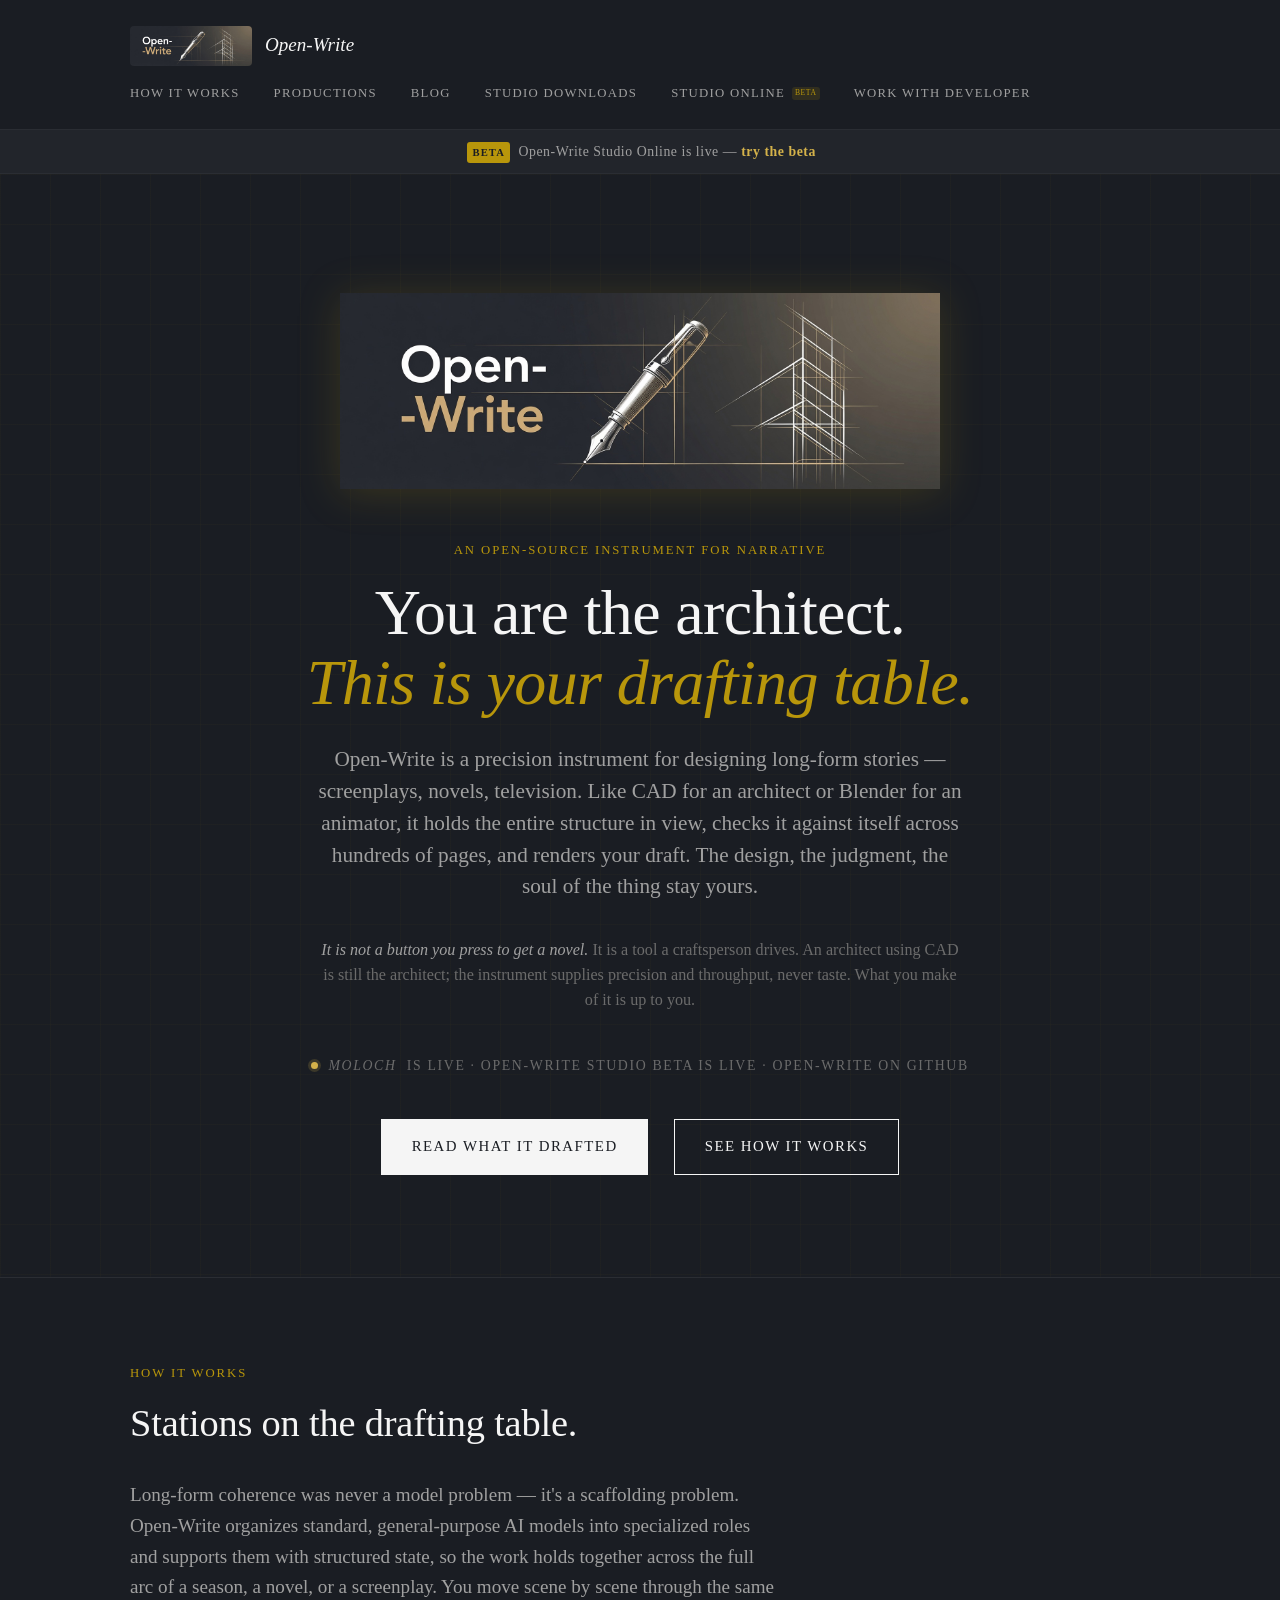
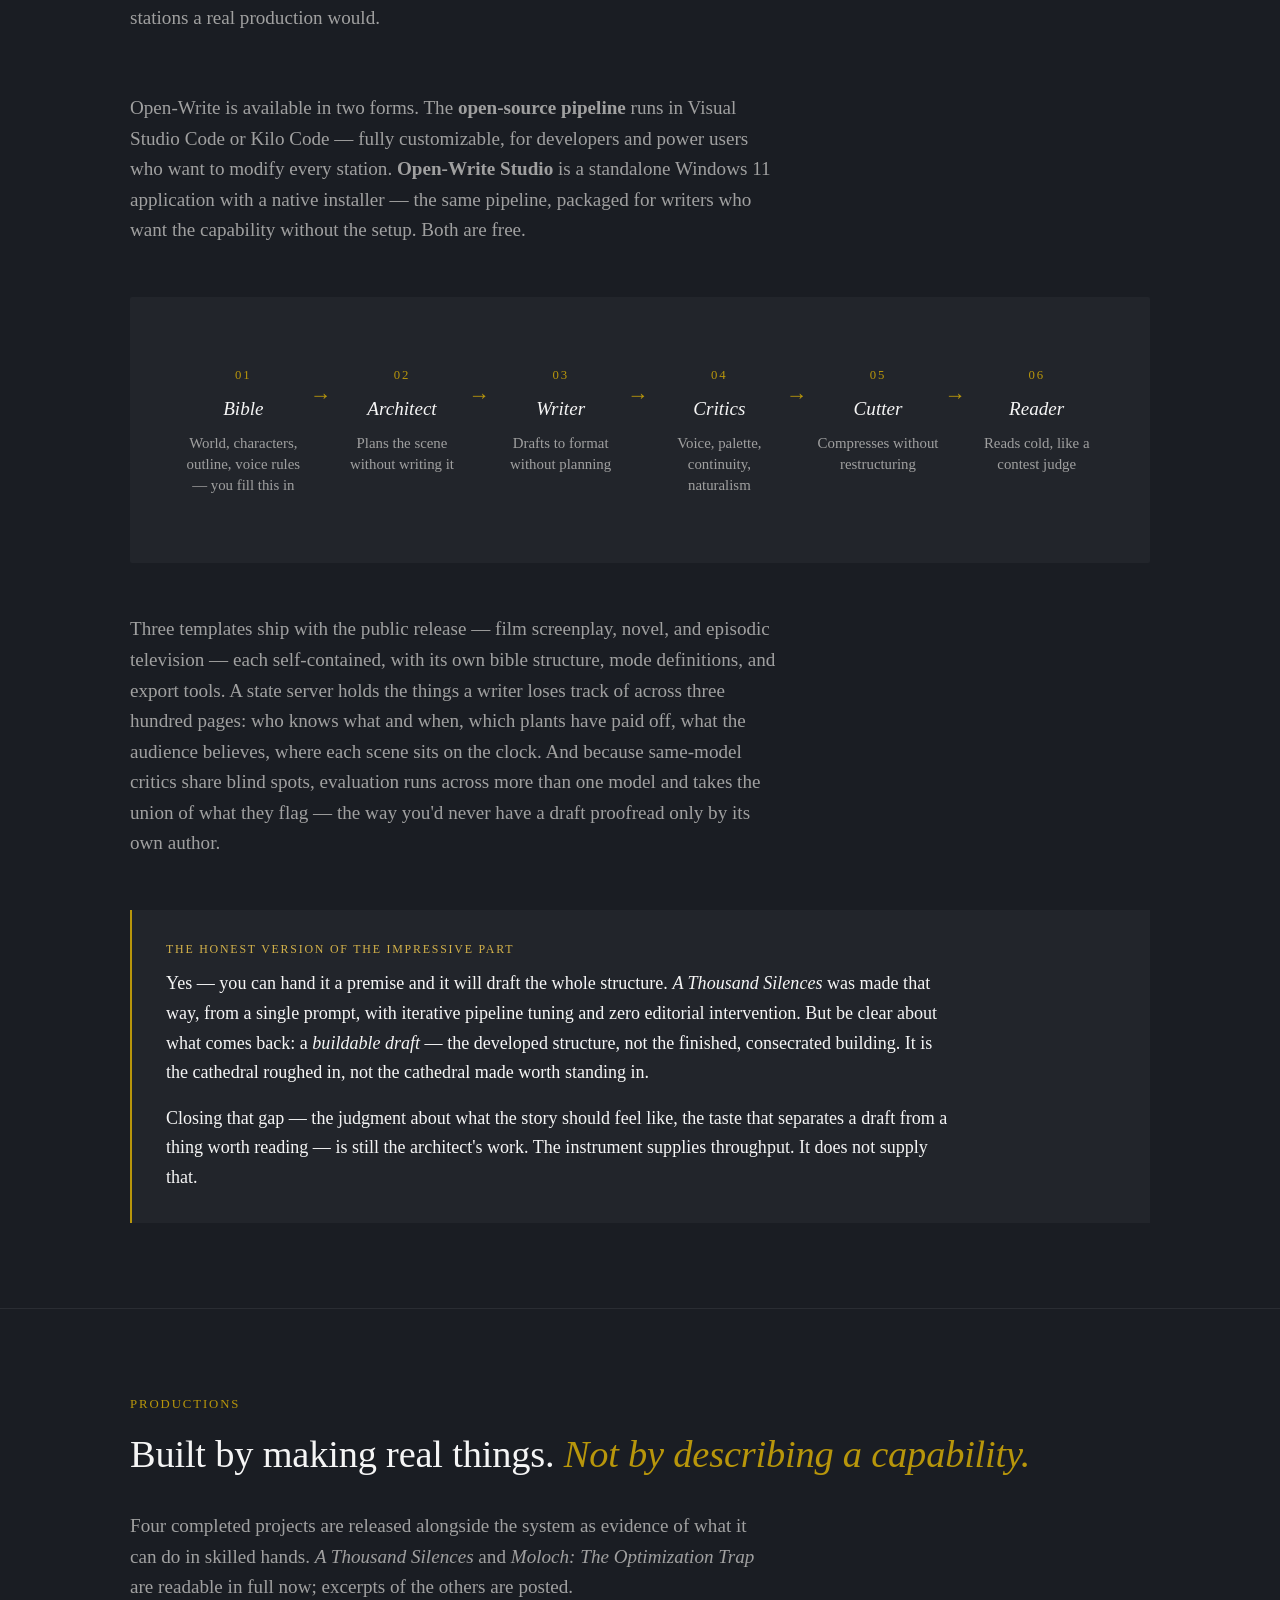
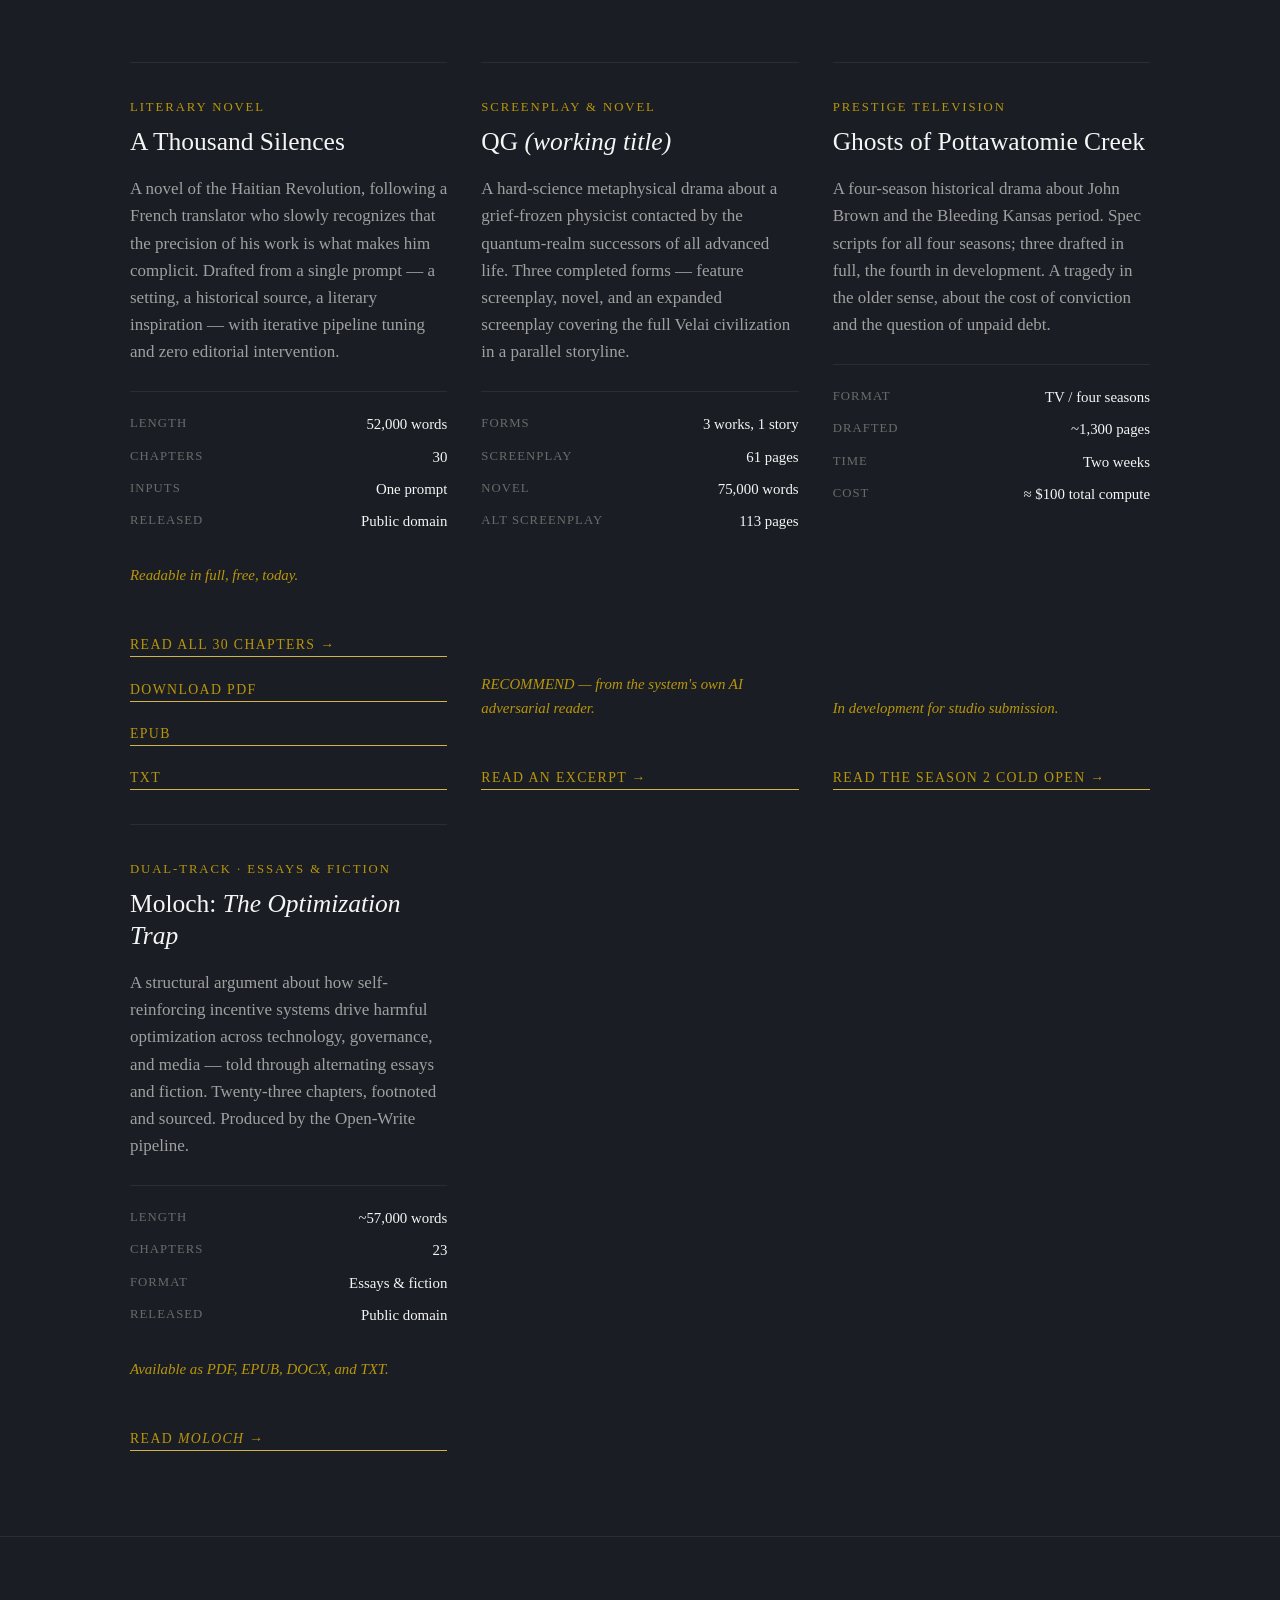
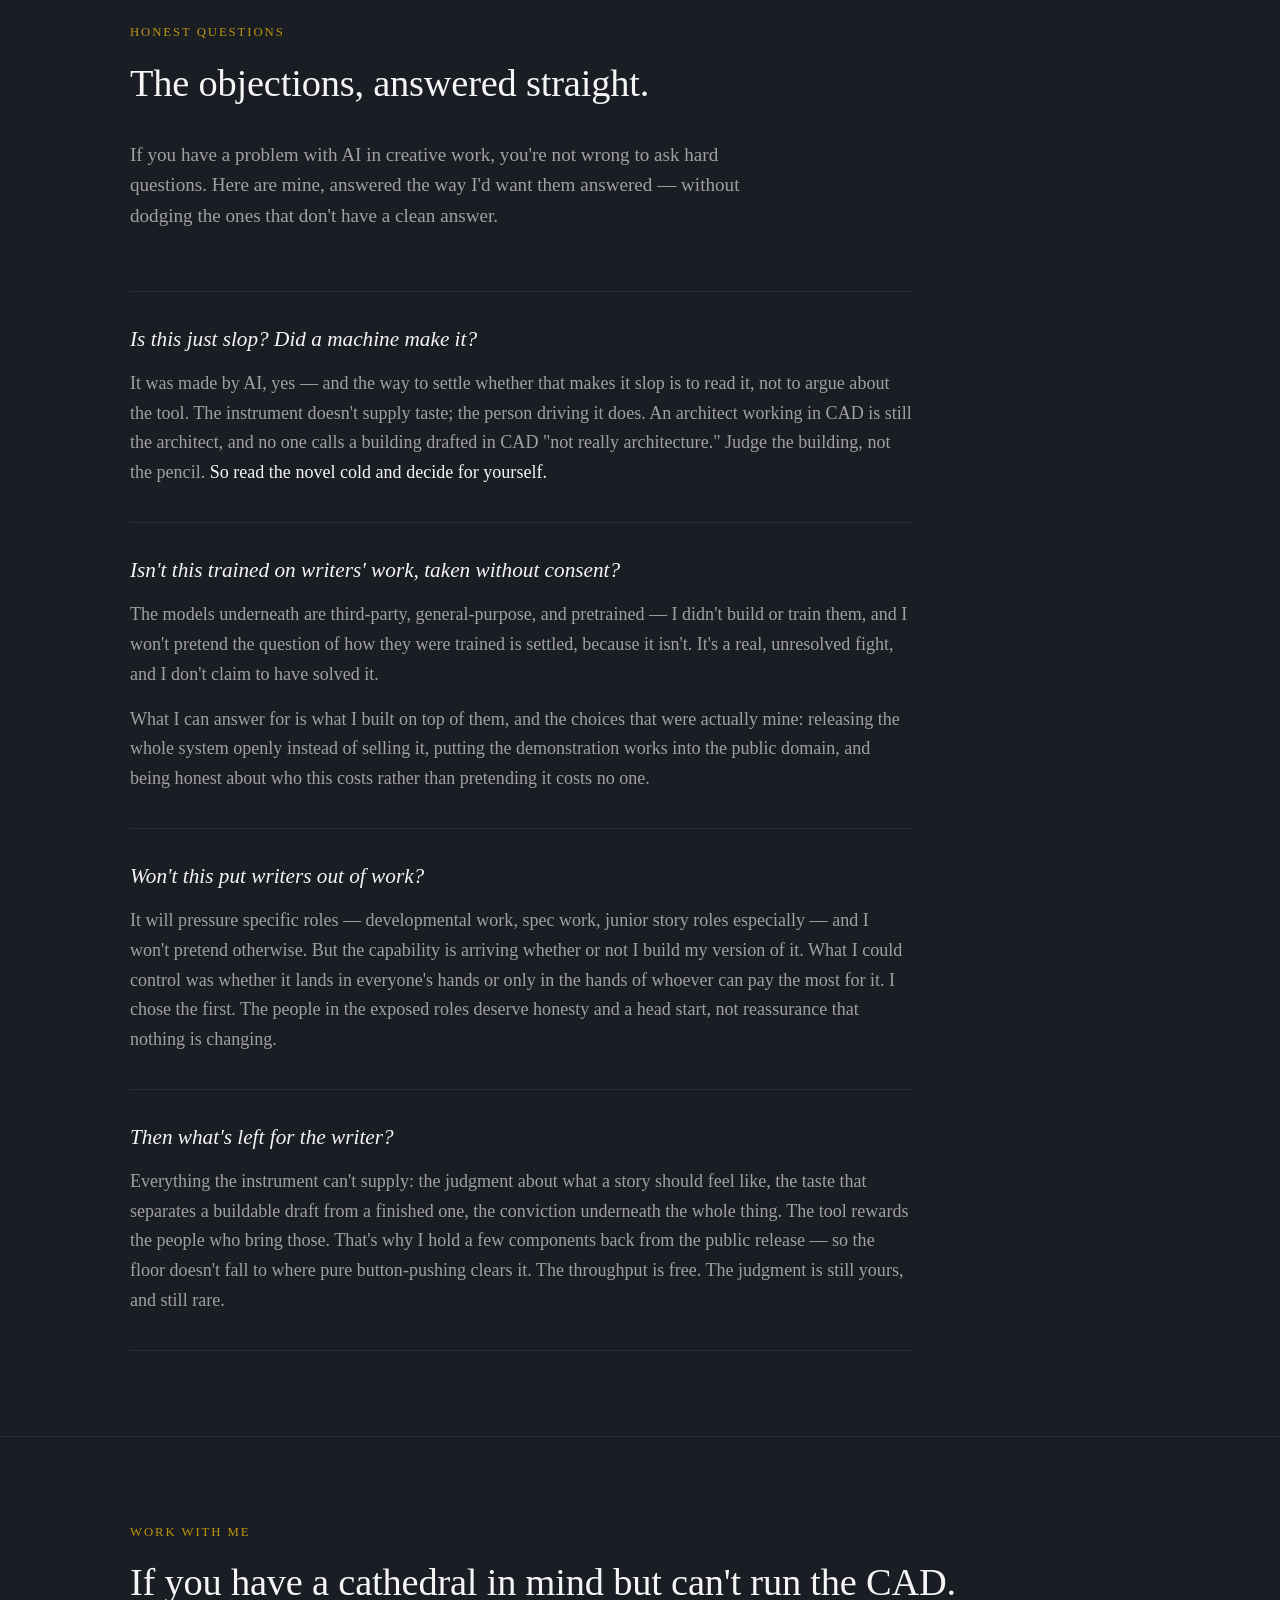
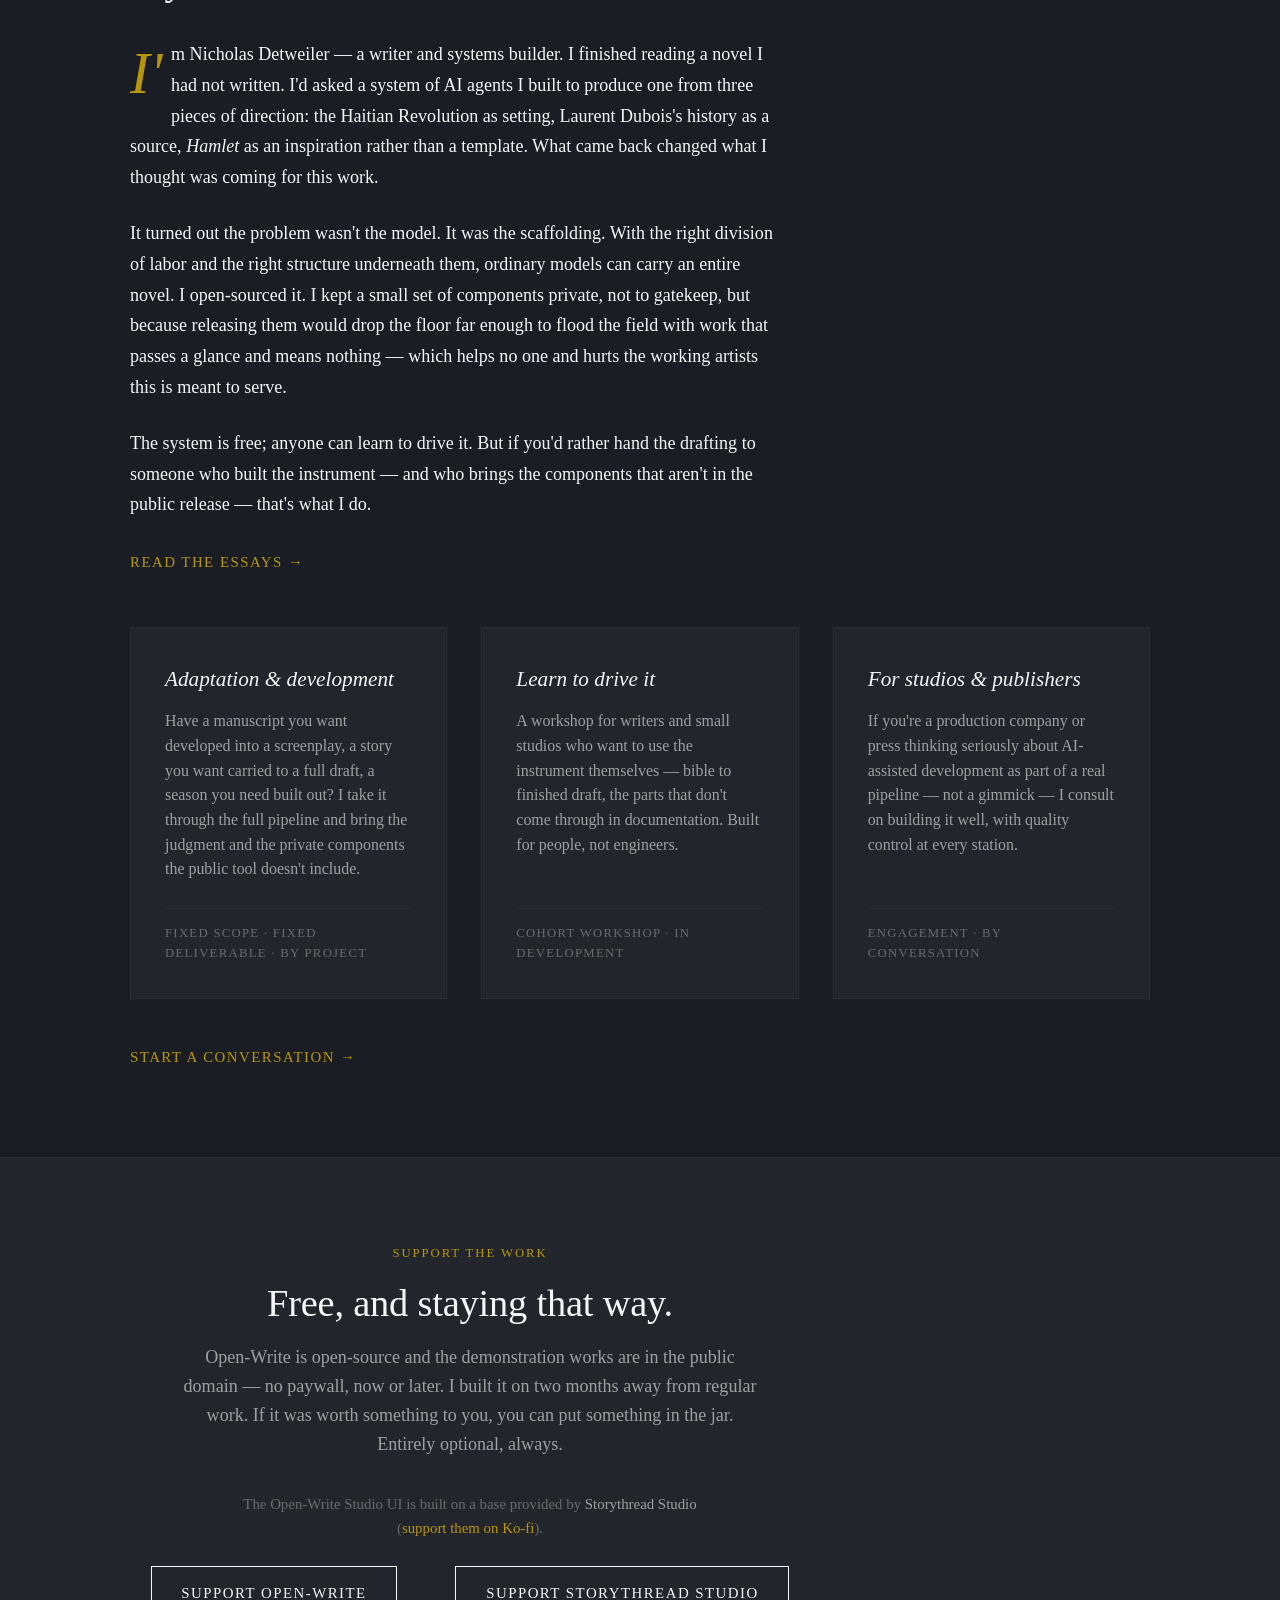
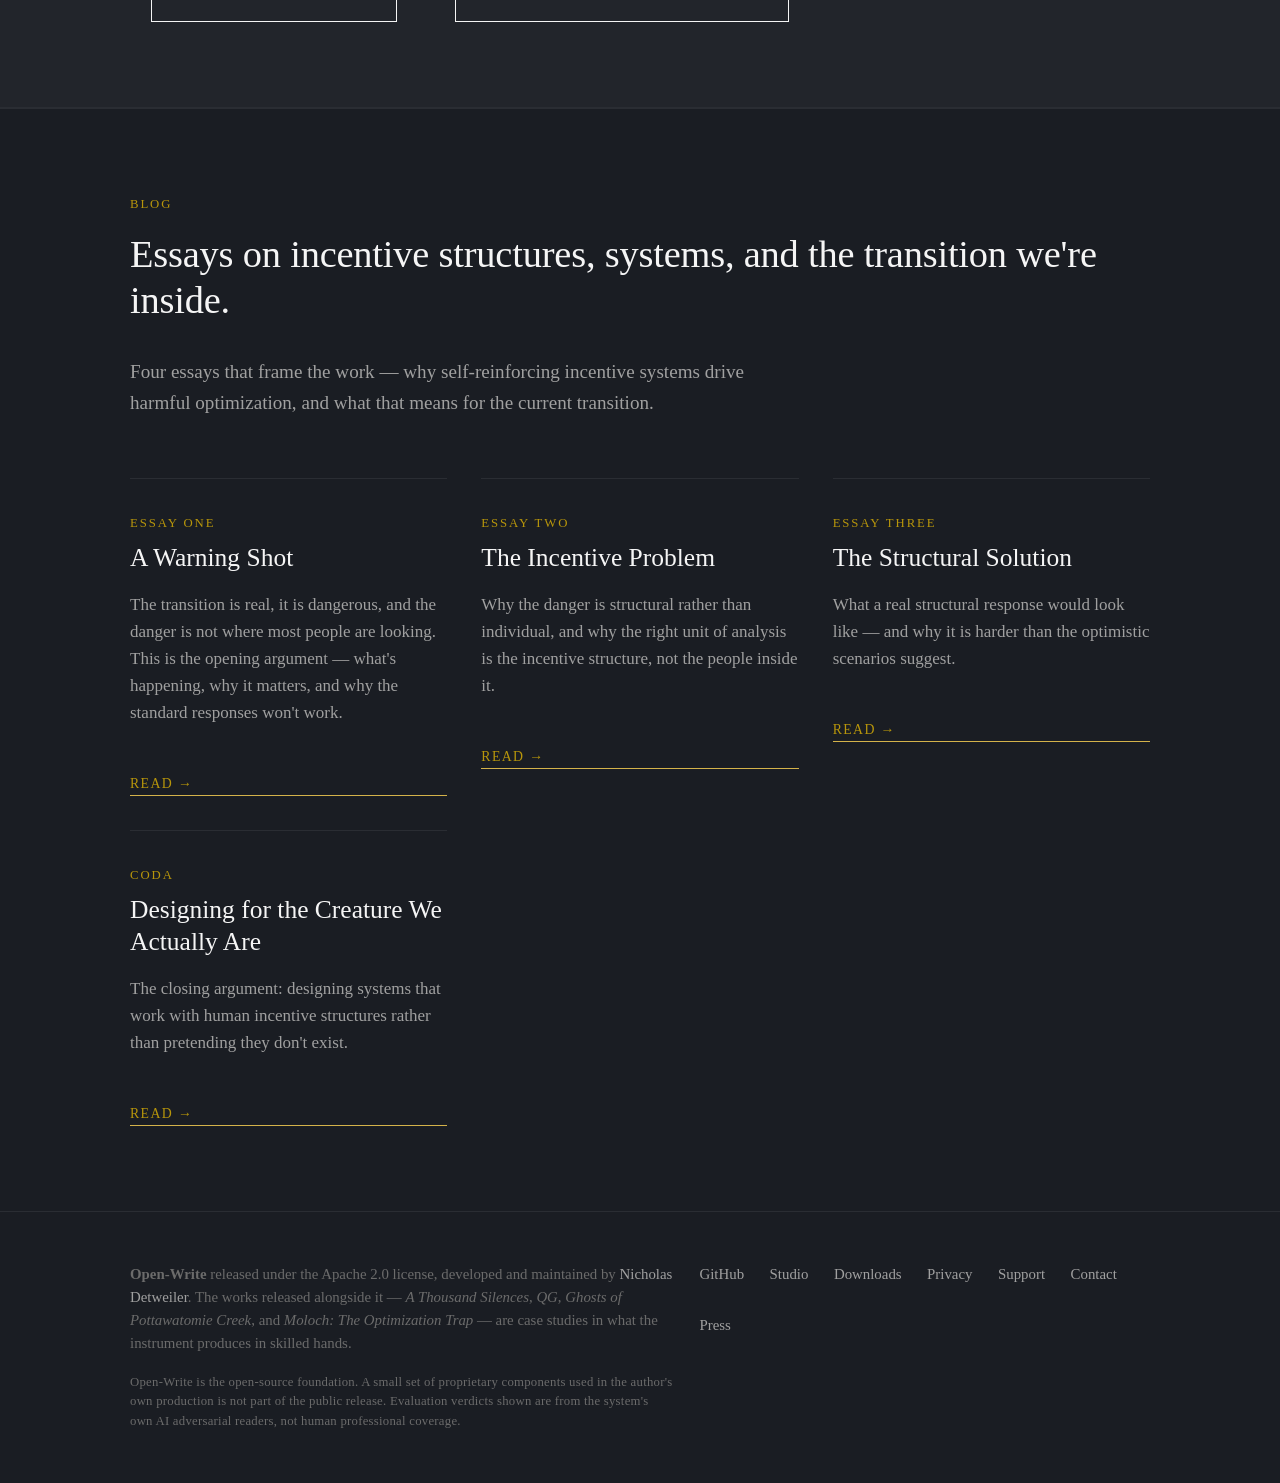
<file: index.html>
<!DOCTYPE html>
<html lang="en">
<head>
<meta charset="UTF-8">
<meta name="viewport" content="width=device-width, initial-scale=1.0">
<title>Open-Write — A drafting instrument for long-form storytelling</title>
<meta name="description" content="Open-Write is an open-source instrument for designing long-form stories — screenplays, novels, and television. The architect drives; the tool holds the structure, checks it, and renders the draft. Free under Apache 2.0.">
<!-- social -->
<link rel="canonical" href="https://open-write-studio.com/">
<meta property="og:type" content="website">
<meta property="og:site_name" content="Open-Write">
<meta property="og:title" content="Open-Write — A drafting instrument for long-form storytelling">
<meta property="og:description" content="An open-source instrument for designing long-form stories. The architect drives; the tool holds the structure, checks it, and renders the draft. Free under Apache 2.0.">
<meta property="og:url" content="https://open-write-studio.com/">
<meta property="og:image" content="https://open-write-studio.com/og-image.png">
<meta name="twitter:card" content="summary_large_image">
<meta name="twitter:title" content="Open-Write — A drafting instrument for long-form storytelling">
<meta name="twitter:description" content="An open-source instrument for designing long-form stories. The architect drives; the tool holds the structure, checks it, and renders the draft.">
<meta name="twitter:image" content="https://open-write-studio.com/og-image.png">
<!-- /social -->
<link rel="icon" href="Logo-square.jpg">
<link rel="stylesheet" href="open-write.css">
</head>
<body>

<div class="topbar">
  <div class="container">
    <div class="logo-container">
      <img src="Logo-banner.jpg" alt="Open-Write Logo" class="topbar-logo">
      <span class="wordmark"><a href="index.html">Open-Write</a></span>
    </div>
    <nav>
      <a href="#system">How it Works</a>
      <a href="#work">Productions</a>
      <a href="#blog">Blog</a>
      <a href="downloads.html">Studio Downloads</a>
      <a href="open-write-studio.html">Studio Online <span class="beta-tag">Beta</span></a>
      <a href="#hire">Work with Developer</a>
    </nav>
  </div>
</div>

<div class="beta-banner">
  <span class="beta-tag">Beta</span>
  Open-Write Studio Online is live —
  <a href="https://open-write-development-site-production.up.railway.app/studio/">try the beta</a>
</div>

<section class="hero">
  <div class="container">
    <img src="Logo-banner.jpg" alt="Open-Write Logo" class="hero-logo">
    <div class="eyebrow">An open-source instrument for narrative</div>
    <h1>You are the architect.<br><em>This is your drafting table.</em></h1>
    <p class="lede">
      Open-Write is a precision instrument for designing long-form stories — screenplays, novels, television.
      Like CAD for an architect or Blender for an animator, it holds the entire structure in view, checks it against itself across hundreds of pages, and renders your draft. The design, the judgment, the soul of the thing stay yours.
    </p>
    <p class="frame-note">
      <strong>It is not a button you press to get a novel.</strong> It is a tool a craftsperson drives. An architect using CAD is still the architect; the instrument supplies precision and throughput, never taste. What you make of it is up to you.
    </p>
    <p class="status"><span class="dot"></span> <em>Moloch</em> is live &middot; Open-Write&nbsp;Studio&nbsp;beta is live &middot; Open-Write&nbsp;on&nbsp;GitHub</p>
    <div class="cta-row">
      <a class="btn" href="a-thousand-silences.html">Read what it drafted</a>
      <a class="btn secondary" href="#system">See how it works</a>
    </div>
  </div>
</section>

<section id="system">
  <div class="container">
    <div class="eyebrow">How it works</div>
    <h2>Stations on the drafting table.</h2>
    <p class="section-intro">
      Long-form coherence was never a model problem — it's a scaffolding problem. Open-Write organizes standard, general-purpose AI models into specialized roles and supports them with structured state, so the work holds together across the full arc of a season, a novel, or a screenplay. You move scene by scene through the same stations a real production would.
    </p>
    <p class="section-intro" style="margin-bottom: 2.5rem;">
      Open-Write is available in two forms. The <strong>open-source pipeline</strong> runs in Visual Studio Code or Kilo Code — fully customizable, for developers and power users who want to modify every station. <strong>Open-Write Studio</strong> is a standalone Windows&nbsp;11 application with a native installer — the same pipeline, packaged for writers who want the capability without the setup. Both are free.
    </p>

    <div class="pipeline">
      <div class="pipeline-flow">
        <div class="stage"><div class="step">01</div><div class="name">Bible</div><div class="desc">World, characters, outline, voice rules — you fill this in</div></div>
        <div class="stage"><div class="step">02</div><div class="name">Architect</div><div class="desc">Plans the scene without writing it</div></div>
        <div class="stage"><div class="step">03</div><div class="name">Writer</div><div class="desc">Drafts to format without planning</div></div>
        <div class="stage"><div class="step">04</div><div class="name">Critics</div><div class="desc">Voice, palette, continuity, naturalism</div></div>
        <div class="stage"><div class="step">05</div><div class="name">Cutter</div><div class="desc">Compresses without restructuring</div></div>
        <div class="stage"><div class="step">06</div><div class="name">Reader</div><div class="desc">Reads cold, like a contest judge</div></div>
      </div>
    </div>

    <p class="section-intro" style="margin-top: 3rem; margin-bottom: 0;">
      Three templates ship with the public release — film screenplay, novel, and episodic television — each self-contained, with its own bible structure, mode definitions, and export tools. A state server holds the things a writer loses track of across three hundred pages: who knows what and when, which plants have paid off, what the audience believes, where each scene sits on the clock. And because same-model critics share blind spots, evaluation runs across more than one model and takes the union of what they flag — the way you'd never have a draft proofread only by its own author.
    </p>

    <div class="callout">
      <div class="label">The honest version of the impressive part</div>
      <p>Yes — you can hand it a premise and it will draft the whole structure. <em>A Thousand Silences</em> was made that way, from a single prompt, with iterative pipeline tuning and zero editorial intervention. But be clear about what comes back: a <em>buildable draft</em> — the developed structure, not the finished, consecrated building. It is the cathedral roughed in, not the cathedral made worth standing in.</p>
      <p>Closing that gap — the judgment about what the story should feel like, the taste that separates a draft from a thing worth reading — is still the architect's work. The instrument supplies throughput. It does not supply that.</p>
    </div>
  </div>
</section>

<section id="work">
  <div class="container">
    <div class="eyebrow">Productions</div>
    <h2>Built by making real things. <em>Not by describing a capability.</em></h2>
    <p class="section-intro">
      Four completed projects are released alongside the system as evidence of what it can do in skilled hands.
      <em>A Thousand Silences</em> and <em>Moloch: The Optimization Trap</em> are readable in full now; excerpts of the others are posted.
    </p>

    <div class="works">

      <article class="work">
        <div class="kind">Literary novel</div>
        <h3>A Thousand Silences</h3>
        <p>A novel of the Haitian Revolution, following a French translator who slowly recognizes that the precision of his work is what makes him complicit. Drafted from a single prompt — a setting, a historical source, a literary inspiration — with iterative pipeline tuning and zero editorial intervention.</p>
        <ul class="stats">
          <li><span class="label">Length</span><span class="value">52,000 words</span></li>
          <li><span class="label">Chapters</span><span class="value">30</span></li>
          <li><span class="label">Inputs</span><span class="value">One prompt</span></li>
          <li><span class="label">Released</span><span class="value">Public domain</span></li>
        </ul>
        <p class="verdict">Readable in full, free, today.</p>
        <a class="read-link" href="a-thousand-silences.html">Read all 30 chapters →</a>
        <a class="read-link" href="downloads/A_Thousand_Silences.pdf" download>Download PDF</a>
        <a class="read-link" href="downloads/A_Thousand_Silences.epub" download>EPUB</a>
        <a class="read-link" href="downloads/A_Thousand_Silences.txt" download>TXT</a>
      </article>

      <article class="work">
        <div class="kind">Screenplay &amp; novel</div>
        <h3>QG <em>(working title)</em></h3>
        <p>A hard-science metaphysical drama about a grief-frozen physicist contacted by the quantum-realm successors of all advanced life. Three completed forms — feature screenplay, novel, and an expanded screenplay covering the full Velai civilization in a parallel storyline.</p>
        <ul class="stats">
          <li><span class="label">Forms</span><span class="value">3 works, 1 story</span></li>
          <li><span class="label">Screenplay</span><span class="value">61 pages</span></li>
          <li><span class="label">Novel</span><span class="value">75,000 words</span></li>
          <li><span class="label">Alt screenplay</span><span class="value">113 pages</span></li>
        </ul>
        <p class="verdict">RECOMMEND — from the system's own AI adversarial reader.</p>
        <a class="read-link" href="qg-excerpt.html">Read an excerpt →</a>
      </article>

      <article class="work">
        <div class="kind">Prestige television</div>
        <h3>Ghosts of Pottawatomie Creek</h3>
        <p>A four-season historical drama about John Brown and the Bleeding Kansas period. Spec scripts for all four seasons; three drafted in full, the fourth in development. A tragedy in the older sense, about the cost of conviction and the question of unpaid debt.</p>
        <ul class="stats">
          <li><span class="label">Format</span><span class="value">TV / four seasons</span></li>
          <li><span class="label">Drafted</span><span class="value">~1,300 pages</span></li>
          <li><span class="label">Time</span><span class="value">Two weeks</span></li>
          <li><span class="label">Cost</span><span class="value">≈ $100 total compute</span></li>
        </ul>
        <p class="verdict">In development for studio submission.</p>
        <a class="read-link" href="gopc-excerpt.html">Read the Season 2 cold open →</a>
      </article>

      <article class="work">
        <div class="kind">Dual-track &middot; essays &amp; fiction</div>
        <h3>Moloch: <em>The Optimization Trap</em></h3>
        <p>A structural argument about how self-reinforcing incentive systems drive harmful optimization across technology, governance, and media — told through alternating essays and fiction. Twenty-three chapters, footnoted and sourced. Produced by the Open-Write pipeline.</p>
        <ul class="stats">
          <li><span class="label">Length</span><span class="value">~57,000 words</span></li>
          <li><span class="label">Chapters</span><span class="value">23</span></li>
          <li><span class="label">Format</span><span class="value">Essays &amp; fiction</span></li>
          <li><span class="label">Released</span><span class="value">Public domain</span></li>
        </ul>
        <p class="verdict">Available as PDF, EPUB, DOCX, and TXT.</p>
        <a class="read-link" href="moloch.html">Read <em>Moloch</em> →</a>
      </article>

    </div>
  </div>
</section>

<section id="questions">
  <div class="container">
    <div class="eyebrow">Honest questions</div>
    <h2>The objections, answered straight.</h2>
    <p class="section-intro">
      If you have a problem with AI in creative work, you're not wrong to ask hard questions. Here are mine, answered the way I'd want them answered — without dodging the ones that don't have a clean answer.
    </p>

    <div class="qa">

      <div class="qa-item">
        <p class="q">Is this just slop? Did a machine make it?</p>
        <p class="a">It was made by AI, yes — and the way to settle whether that makes it slop is to read it, not to argue about the tool. The instrument doesn't supply taste; the person driving it does. An architect working in CAD is still the architect, and no one calls a building drafted in CAD "not really architecture." Judge the building, not the pencil. <strong>So read the novel cold and decide for yourself.</strong></p>
      </div>

      <div class="qa-item">
        <p class="q">Isn't this trained on writers' work, taken without consent?</p>
        <p class="a">The models underneath are third-party, general-purpose, and pretrained — I didn't build or train them, and I won't pretend the question of how they were trained is settled, because it isn't. It's a real, unresolved fight, and I don't claim to have solved it.</p>
        <p class="a">What I can answer for is what I built on top of them, and the choices that were actually mine: releasing the whole system openly instead of selling it, putting the demonstration works into the public domain, and being honest about who this costs rather than pretending it costs no one.</p>
      </div>

      <div class="qa-item">
        <p class="q">Won't this put writers out of work?</p>
        <p class="a">It will pressure specific roles — developmental work, spec work, junior story roles especially — and I won't pretend otherwise. But the capability is arriving whether or not I build my version of it. What I could control was whether it lands in everyone's hands or only in the hands of whoever can pay the most for it. I chose the first. The people in the exposed roles deserve honesty and a head start, not reassurance that nothing is changing.</p>
      </div>

      <div class="qa-item">
        <p class="q">Then what's left for the writer?</p>
        <p class="a">Everything the instrument can't supply: the judgment about what a story should feel like, the taste that separates a buildable draft from a finished one, the conviction underneath the whole thing. The tool rewards the people who bring those. That's why I hold a few components back from the public release — so the floor doesn't fall to where pure button-pushing clears it. The throughput is free. The judgment is still yours, and still rare.</p>
      </div>

    </div>
  </div>
</section>

<section id="hire">
  <div class="container">
    <div class="eyebrow">Work with me</div>
    <h2>If you have a cathedral in mind but can't run the CAD.</h2>

    <div class="position-text" style="margin-bottom: 3rem;">
      <p>I'm Nicholas Detweiler — a writer and systems builder. I finished reading a novel I had not written. I'd asked a system of AI agents I built to produce one from three pieces of direction: the Haitian Revolution as setting, Laurent Dubois's history as a source, <em>Hamlet</em> as an inspiration rather than a template. What came back changed what I thought was coming for this work.</p>

      <p>It turned out the problem wasn't the model. It was the scaffolding. With the right division of labor and the right structure underneath them, ordinary models can carry an entire novel. I open-sourced it. I kept a small set of components private, not to gatekeep, but because releasing them would drop the floor far enough to flood the field with work that passes a glance and means nothing — which helps no one and hurts the working artists this is meant to serve.</p>

      <p>The system is free; anyone can learn to drive it. But if you'd rather hand the drafting to someone who built the instrument — and who brings the components that aren't in the public release — that's what I do.</p>

      <p style="margin-top: 1.5rem;">
        <a href="#blog" style="text-transform: uppercase; letter-spacing: 0.1em; font-size: 0.875rem;">Read the essays →</a>
      </p>
    </div>

    <div class="paths">
      <div class="path">
        <h3>Adaptation &amp; development</h3>
        <p class="lead">Have a manuscript you want developed into a screenplay, a story you want carried to a full draft, a season you need built out? I take it through the full pipeline and bring the judgment and the private components the public tool doesn't include.</p>
        <span class="scope">Fixed scope · fixed deliverable · by project</span>
      </div>
      <div class="path">
        <h3>Learn to drive it</h3>
        <p class="lead">A workshop for writers and small studios who want to use the instrument themselves — bible to finished draft, the parts that don't come through in documentation. Built for people, not engineers.</p>
        <span class="scope">Cohort workshop · in development</span>
      </div>
      <div class="path">
        <h3>For studios &amp; publishers</h3>
        <p class="lead">If you're a production company or press thinking seriously about AI-assisted development as part of a real pipeline — not a gimmick — I consult on building it well, with quality control at every station.</p>
        <span class="scope">Engagement · by conversation</span>
      </div>
    </div>

    <p class="section-intro" style="margin-top: 2.5rem; margin-bottom: 0;">
      <a href="mailto:open.write.studio@gmail.com?subject=Working%20with%20you%20%E2%80%94%20Open-Write" style="text-transform: uppercase; letter-spacing: 0.1em; font-size: 0.875rem;">Start a conversation →</a>
    </p>
  </div>
</section>

<section class="support-band">
  <div class="container">
    <div class="support-inner">
      <div class="eyebrow">Support the work</div>
      <h2>Free, and staying that way.</h2>
      <p>Open-Write is open-source and the demonstration works are in the public domain — no paywall, now or later. I built it on two months away from regular work. If it was worth something to you, you can put something in the jar. Entirely optional, always.</p>
      <p style="margin-bottom: 1.5rem; font-size: 0.875rem; color: var(--muted);">The Open-Write Studio UI is built on a base provided by <strong style="color: var(--ink-soft); font-weight: 400;">Storythread&nbsp;Studio</strong> (<a href="https://ko-fi.com/storythreadstudio" target="_blank" rel="noopener">support&nbsp;them&nbsp;on&nbsp;Ko-fi</a>).</p>
      <div style="display: flex; gap: 1rem; flex-wrap: wrap; justify-content: center;">
        <a class="btn secondary" href="https://ko-fi.com/nicholasdetweiler" target="_blank" rel="noopener" id="support-link">Support Open-Write</a>
        <a class="btn secondary" href="https://ko-fi.com/storythreadstudio" target="_blank" rel="noopener">Support Storythread Studio</a>
      </div>
    </div>
  </div>
</section>

<section id="blog">
  <div class="container">
    <div class="eyebrow">Blog</div>
    <h2>Essays on incentive structures, systems, and the transition we're inside.</h2>
    <p class="section-intro">
      Four essays that frame the work — why self-reinforcing incentive systems
      drive harmful optimization, and what that means for the current transition.
    </p>
    <div class="works">

      <article class="work">
        <div class="kind">Essay one</div>
        <h3>A Warning Shot</h3>
        <p>The transition is real, it is dangerous, and the danger is not where most people are looking. This is the opening argument — what's happening, why it matters, and why the standard responses won't work.</p>
        <a class="read-link" href="essay-warning-shot.html">Read →</a>
      </article>

      <article class="work">
        <div class="kind">Essay two</div>
        <h3>The Incentive Problem</h3>
        <p>Why the danger is structural rather than individual, and why the right unit of analysis is the incentive structure, not the people inside it.</p>
        <a class="read-link" href="essay-incentive-problem.html">Read →</a>
      </article>

      <article class="work">
        <div class="kind">Essay three</div>
        <h3>The Structural Solution</h3>
        <p>What a real structural response would look like — and why it is harder than the optimistic scenarios suggest.</p>
        <a class="read-link" href="essay-three.html">Read →</a>
      </article>

      <article class="work">
        <div class="kind">Coda</div>
        <h3>Designing for the Creature We Actually Are</h3>
        <p>The closing argument: designing systems that work with human incentive structures rather than pretending they don't exist.</p>
        <a class="read-link" href="essay-four.html">Read →</a>
      </article>

    </div>
  </div>
</section>

<footer>
  <div class="container">
    <div class="colophon">
      <strong>Open-Write</strong> released under the Apache 2.0 license, developed and maintained by <a href="#hire">Nicholas Detweiler</a>.
      The works released alongside it — <em>A Thousand Silences</em>, <em>QG</em>, <em>Ghosts of Pottawatomie Creek</em>, and <em>Moloch: The Optimization Trap</em> — are case studies in what the instrument produces in skilled hands.
      <div class="small-print">Open-Write is the open-source foundation. A small set of proprietary components used in the author's own production is not part of the public release. Evaluation verdicts shown are from the system's own AI adversarial readers, not human professional coverage.</div>
    </div>
    <div class="links">
      <a href="https://github.com/Open-Write/Open-Write" target="_blank" rel="noopener">GitHub</a>
      <a href="https://github.com/Open-Write/open-write-studio" target="_blank" rel="noopener">Studio</a>
      <a href="downloads.html">Downloads</a>
      <a href="privacy.html">Privacy</a>
      <a href="https://ko-fi.com/nicholasdetweiler" target="_blank" rel="noopener" id="support-link-footer">Support</a>
      <a href="mailto:open.write.studio@gmail.com">Contact</a>
      <a href="mailto:open.write.studio@gmail.com?subject=Press%20inquiry%20%E2%80%94%20Open-Write">Press</a>
    </div>
  </div>
</footer>

</body>
</html>
</file>
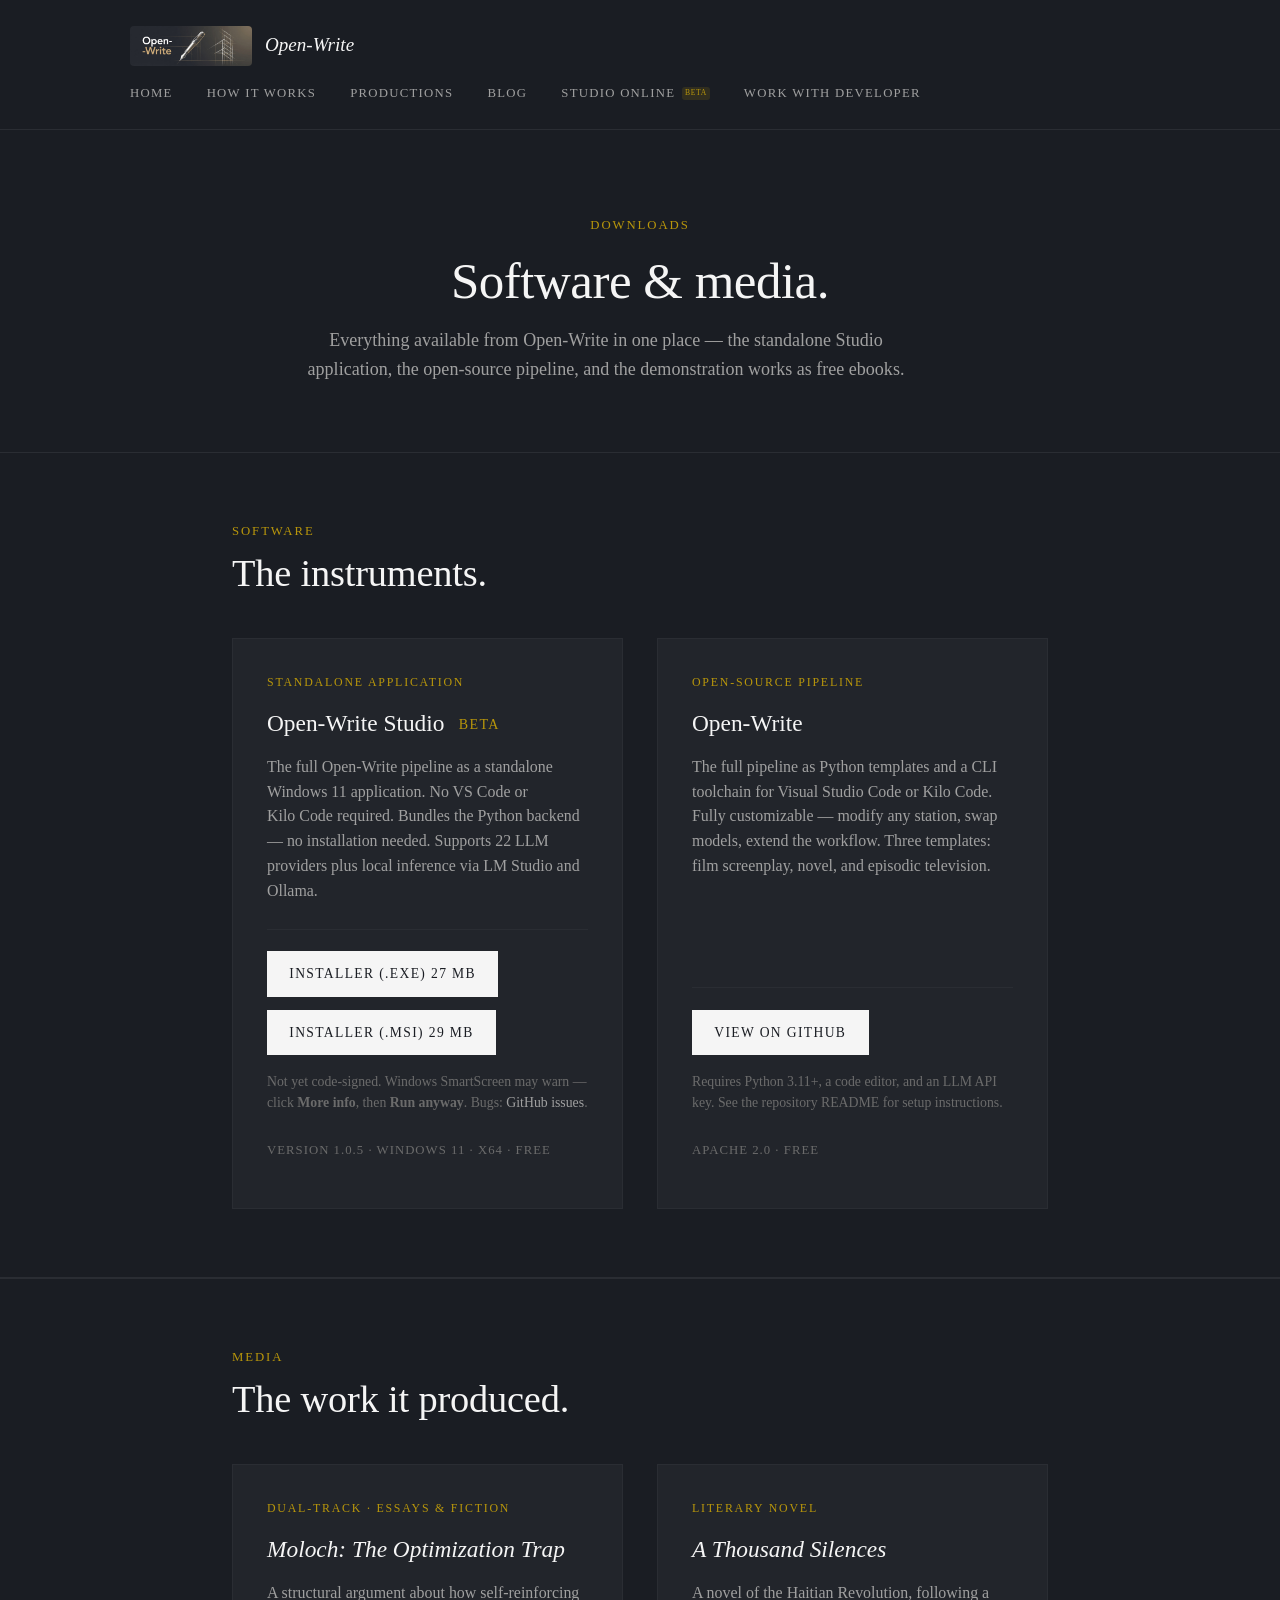
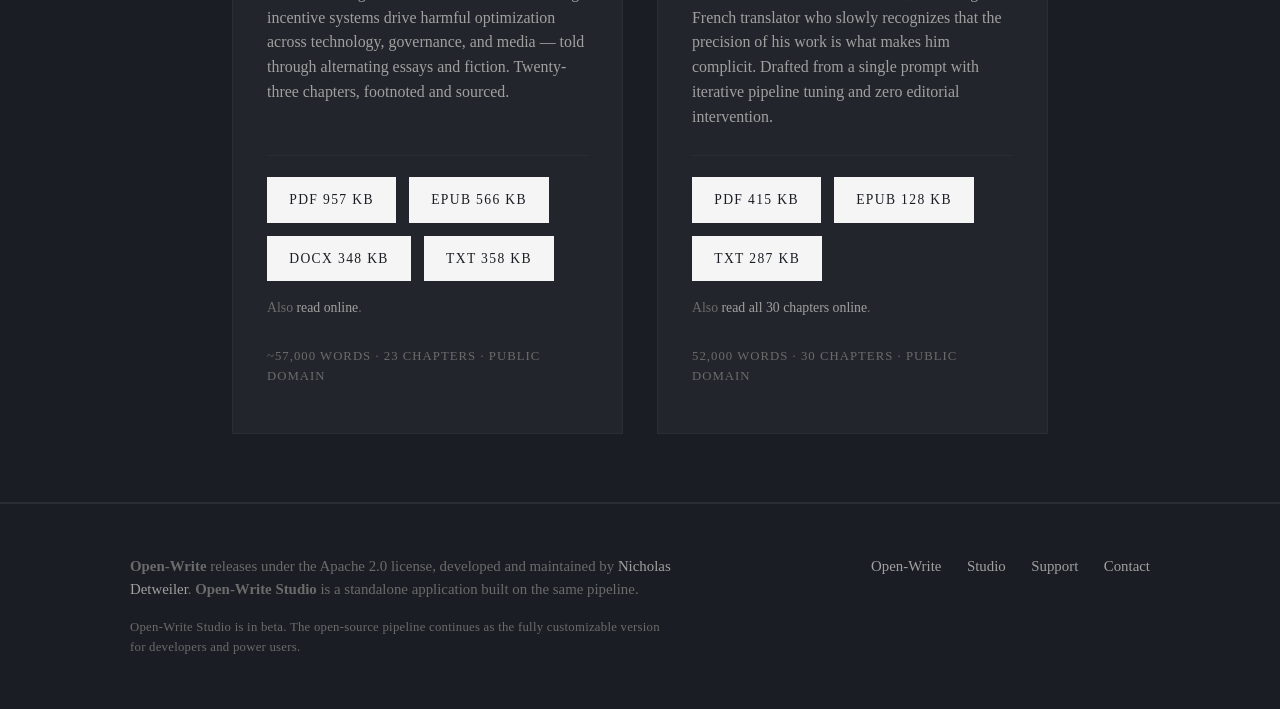
<file: downloads.html>
<!DOCTYPE html>
<html lang="en">
<head>
<meta charset="UTF-8">
<meta name="viewport" content="width=device-width, initial-scale=1.0">
<title>Downloads — Open-Write</title>
<meta name="description" content="Download Open-Write Studio for Windows, access the open-source Open-Write pipeline on GitHub, and get free ebooks of A Thousand Silences and Moloch: The Optimization Trap.">
<link rel="canonical" href="https://open-write-studio.com/downloads.html">
<meta property="og:type" content="website">
<meta property="og:site_name" content="Open-Write">
<meta property="og:title" content="Downloads — Open-Write">
<meta property="og:description" content="Software and media downloads from Open-Write.">
<meta property="og:url" content="https://open-write-studio.com/downloads.html">
<meta property="og:image" content="https://open-write-studio.com/og-image.png">
<meta name="twitter:card" content="summary_large_image">
<meta name="twitter:title" content="Downloads — Open-Write">
<meta name="twitter:description" content="Software and media downloads from Open-Write.">
<meta name="twitter:image" content="https://open-write-studio.com/og-image.png">
<link rel="icon" href="Logo-square.jpg">
<link rel="stylesheet" href="open-write.css">
<style>
.dl-hero {
    padding: 5rem 0 4rem;
    border-bottom: 1px solid var(--rule);
    text-align: center;
}
.dl-hero .container { max-width: 44rem; }
.dl-hero h1 {
    font-size: clamp(2rem, 4vw, 3rem); line-height: 1.1; margin: 0 0 1rem;
    font-weight: 400; letter-spacing: -0.01em;
}
.dl-hero .deck {
    color: var(--ink-soft); font-size: 1.0625rem; line-height: 1.6;
    margin: 0; max-width: 36rem;
}
.dl-section {
    padding: 4rem 0;
    border-bottom: 1px solid var(--rule);
}
.dl-section .container { max-width: 52rem; }
.dl-section > .container > .eyebrow { margin-bottom: 0.5rem; }
.dl-section > .container > h2 { margin-bottom: 2.5rem; }
.dl-cards {
    display: grid; grid-template-columns: 1fr; gap: 2.5rem;
}
@media (min-width: 56rem) { .dl-cards { grid-template-columns: 1fr 1fr; gap: 2rem; } }
.dl-card {
    border: 1px solid var(--rule);
    background: var(--bg-elev);
    padding: 2rem;
    display: flex;
    flex-direction: column;
}
.dl-card .card-kind {
    text-transform: uppercase; letter-spacing: 0.15em; font-size: 0.7rem;
    color: var(--accent); margin-bottom: 0.75rem;
}
.dl-card h3 {
    font-size: 1.375rem; margin: 0 0 0.75rem; font-weight: 400;
}
.dl-card h3 em { font-style: italic; }
.dl-card h3 .tag {
    font-size: 0.6em; color: var(--accent); text-transform: uppercase;
    letter-spacing: 0.1em; vertical-align: middle; margin-left: 0.5rem;
}
.dl-card .card-desc {
    color: var(--ink-soft); font-size: 0.9375rem; line-height: 1.55;
    margin: 0 0 1.5rem; flex: 1;
}
.dl-card .card-buttons {
    display: flex; gap: 0.75rem; flex-wrap: wrap;
    border-top: 1px solid var(--rule); padding-top: 1.25rem;
}
.dl-card .card-buttons .btn {
    padding: 0.65rem 1.25rem; font-size: 0.8rem;
}
.dl-card .card-note {
    margin-top: 1rem; font-size: 0.8125rem; color: var(--muted); line-height: 1.5;
}
.dl-card .card-note a { color: var(--ink-soft); }
.dl-card .card-meta {
    margin-top: 0.75rem; font-size: 0.75rem; color: var(--muted);
    text-transform: uppercase; letter-spacing: 0.08em;
}
</style>
</head>
<body>

<div class="topbar">
  <div class="container">
    <div class="logo-container">
      <img src="Logo-banner.jpg" alt="Open-Write Logo" class="topbar-logo">
      <span class="wordmark"><a href="index.html">Open-Write</a></span>
    </div>
    <nav>
      <a href="index.html">Home</a>
      <a href="index.html#system">How it Works</a>
      <a href="index.html#work">Productions</a>
      <a href="index.html#blog">Blog</a>
      <a href="open-write-studio.html">Studio Online <span class="beta-tag">Beta</span></a>
      <a href="index.html#hire">Work with Developer</a>
    </nav>
  </div>
</div>

<div class="dl-hero">
  <div class="container">
    <div class="eyebrow">Downloads</div>
    <h1>Software &amp; media.</h1>
    <p class="deck">Everything available from Open-Write in one place — the standalone Studio application, the open-source pipeline, and the demonstration works as free ebooks.</p>
  </div>
</div>

<section id="software" class="dl-section">
  <div class="container">
    <div class="eyebrow">Software</div>
    <h2>The instruments.</h2>
    <div class="dl-cards">

      <div class="dl-card">
        <div class="card-kind">Standalone application</div>
        <h3>Open-Write Studio <span class="tag">Beta</span></h3>
        <p class="card-desc">The full Open-Write pipeline as a standalone Windows&nbsp;11 application. No VS&nbsp;Code or Kilo&nbsp;Code required. Bundles the Python backend — no installation needed. Supports 22 LLM providers plus local inference via LM&nbsp;Studio and Ollama.</p>
        <div class="card-buttons">
          <a class="btn" href="downloads/Open-Write_1.0.5_x64-setup.exe" download>Installer (.exe) <span class="dl-size">27 MB</span></a>
          <a class="btn" href="downloads/Open-Write_1.0.5_x64_en-US.msi" download>Installer (.msi) <span class="dl-size">29 MB</span></a>
        </div>
        <p class="card-note">Not yet code-signed. Windows SmartScreen may warn — click <strong>More info</strong>, then <strong>Run anyway</strong>. Bugs: <a href="https://github.com/Open-Write/open-write-studio/issues" target="_blank" rel="noopener">GitHub issues</a>.</p>
        <p class="card-meta">Version 1.0.5 &middot; Windows 11 &middot; x64 &middot; Free</p>
      </div>

      <div class="dl-card">
        <div class="card-kind">Open-source pipeline</div>
        <h3>Open-Write</h3>
        <p class="card-desc">The full pipeline as Python templates and a CLI toolchain for Visual Studio Code or Kilo Code. Fully customizable — modify any station, swap models, extend the workflow. Three templates: film screenplay, novel, and episodic television.</p>
        <div class="card-buttons">
          <a class="btn" href="https://github.com/Open-Write/Open-Write" target="_blank" rel="noopener">View on GitHub</a>
        </div>
        <p class="card-note">Requires Python 3.11+, a code editor, and an LLM API key. See the repository README for setup instructions.</p>
        <p class="card-meta">Apache 2.0 &middot; Free</p>
      </div>

    </div>
  </div>
</section>

<section id="media" class="dl-section">
  <div class="container">
    <div class="eyebrow">Media</div>
    <h2>The work it produced.</h2>
    <div class="dl-cards">

      <div class="dl-card">
        <div class="card-kind">Dual-track &middot; essays &amp; fiction</div>
        <h3><em>Moloch: The Optimization Trap</em></h3>
        <p class="card-desc">A structural argument about how self-reinforcing incentive systems drive harmful optimization across technology, governance, and media — told through alternating essays and fiction. Twenty-three chapters, footnoted and sourced.</p>
        <div class="card-buttons">
          <a class="btn" href="downloads/Moloch_Professional.pdf" download>PDF <span class="dl-size">957 KB</span></a>
          <a class="btn" href="downloads/Moloch.epub" download>EPUB <span class="dl-size">566 KB</span></a>
          <a class="btn" href="downloads/Moloch.docx" download>DOCX <span class="dl-size">348 KB</span></a>
          <a class="btn" href="downloads/Moloch.txt" download>TXT <span class="dl-size">358 KB</span></a>
        </div>
        <p class="card-note">Also <a href="moloch.html">read online</a>.</p>
        <p class="card-meta">~57,000 words &middot; 23 chapters &middot; Public domain</p>
      </div>

      <div class="dl-card">
        <div class="card-kind">Literary novel</div>
        <h3><em>A Thousand Silences</em></h3>
        <p class="card-desc">A novel of the Haitian Revolution, following a French translator who slowly recognizes that the precision of his work is what makes him complicit. Drafted from a single prompt with iterative pipeline tuning and zero editorial intervention.</p>
        <div class="card-buttons">
          <a class="btn" href="downloads/A_Thousand_Silences.pdf" download>PDF <span class="dl-size">415 KB</span></a>
          <a class="btn" href="downloads/A_Thousand_Silences.epub" download>EPUB <span class="dl-size">128 KB</span></a>
          <a class="btn" href="downloads/A_Thousand_Silences.txt" download>TXT <span class="dl-size">287 KB</span></a>
        </div>
        <p class="card-note">Also <a href="a-thousand-silences.html">read all 30 chapters online</a>.</p>
        <p class="card-meta">52,000 words &middot; 30 chapters &middot; Public domain</p>
      </div>

    </div>
  </div>
</section>

<footer>
  <div class="container">
    <div class="colophon">
      <strong>Open-Write</strong> releases under the Apache 2.0 license, developed and maintained by <a href="index.html#about">Nicholas Detweiler</a>.
      <strong>Open-Write Studio</strong> is a standalone application built on the same pipeline.
      <div class="small-print">Open-Write Studio is in beta. The open-source pipeline continues as the fully customizable version for developers and power users.</div>
    </div>
    <div class="links">
      <a href="https://github.com/Open-Write/Open-Write" target="_blank" rel="noopener">Open-Write</a>
      <a href="https://github.com/Open-Write/open-write-studio" target="_blank" rel="noopener">Studio</a>
      <a href="https://ko-fi.com/nicholasdetweiler" target="_blank" rel="noopener">Support</a>
      <a href="mailto:open.write.studio@gmail.com">Contact</a>
    </div>
  </div>
</footer>

</body>
</html>
</file>
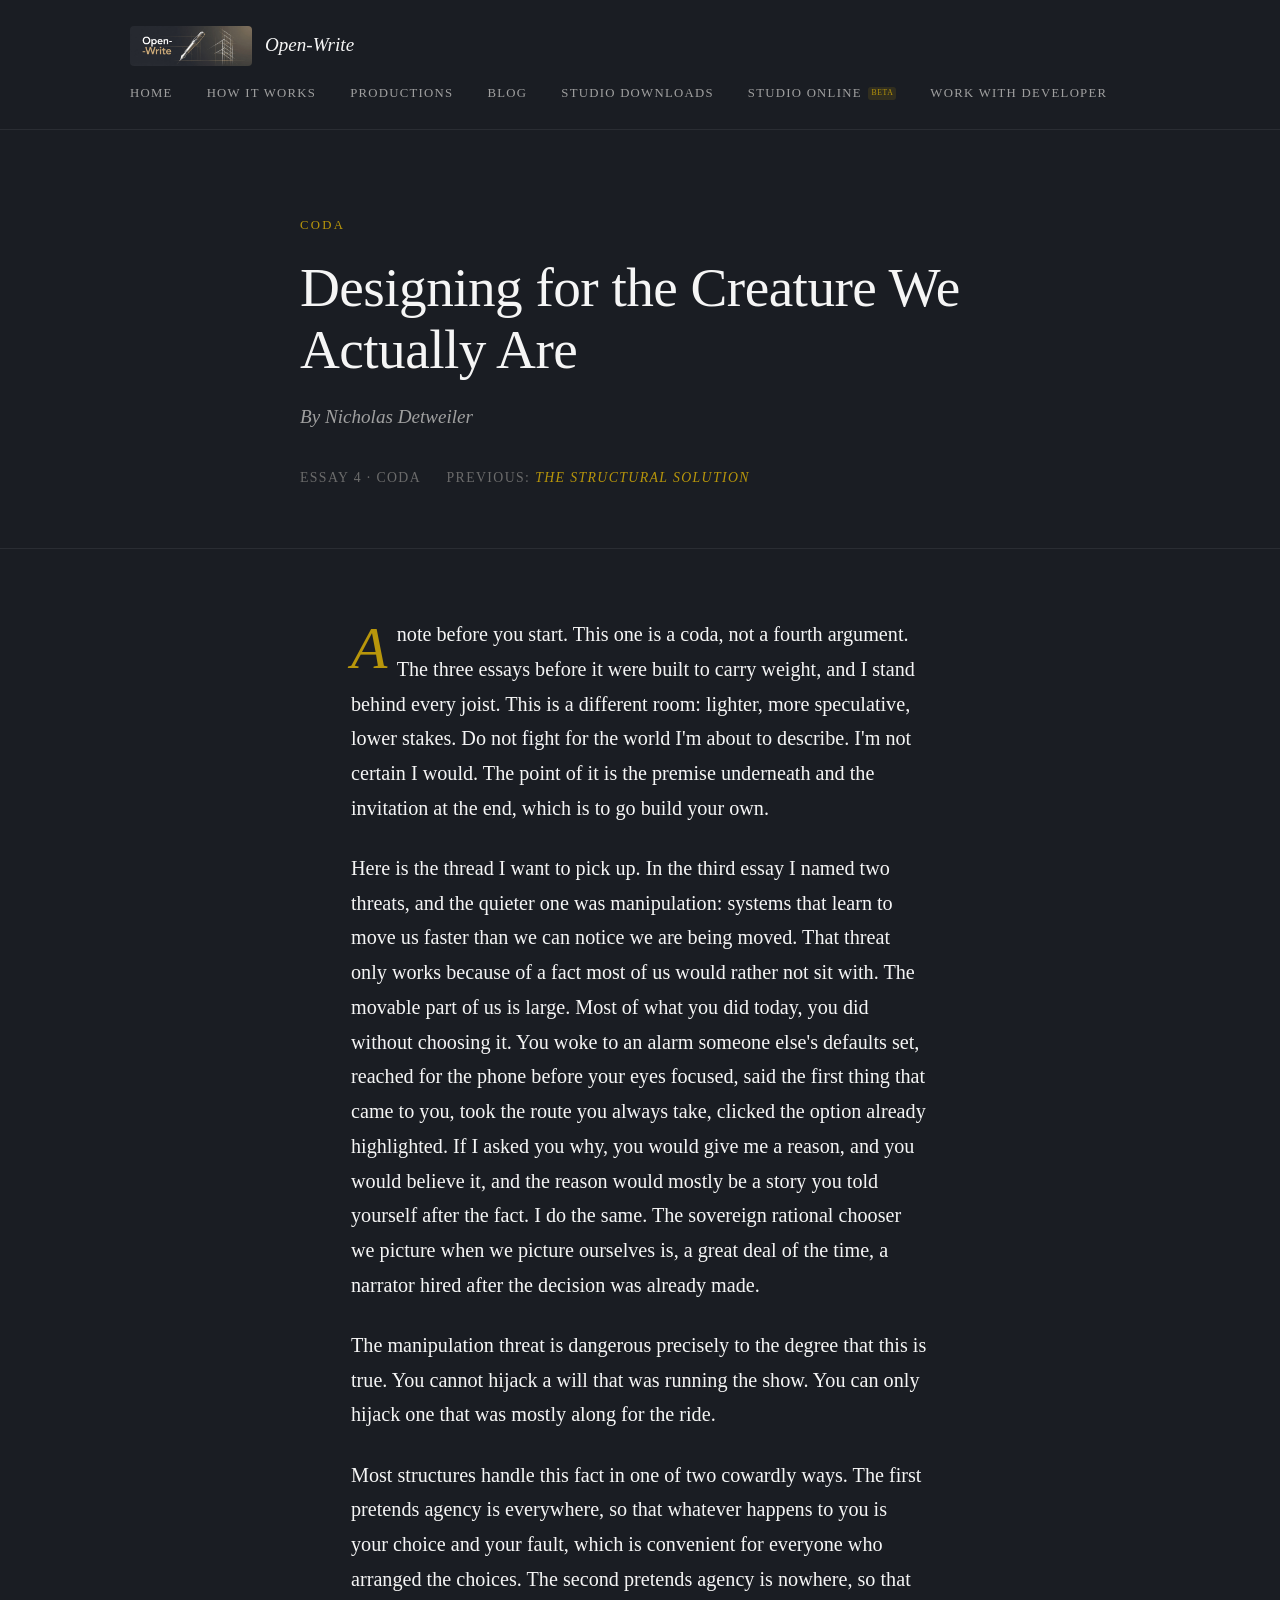
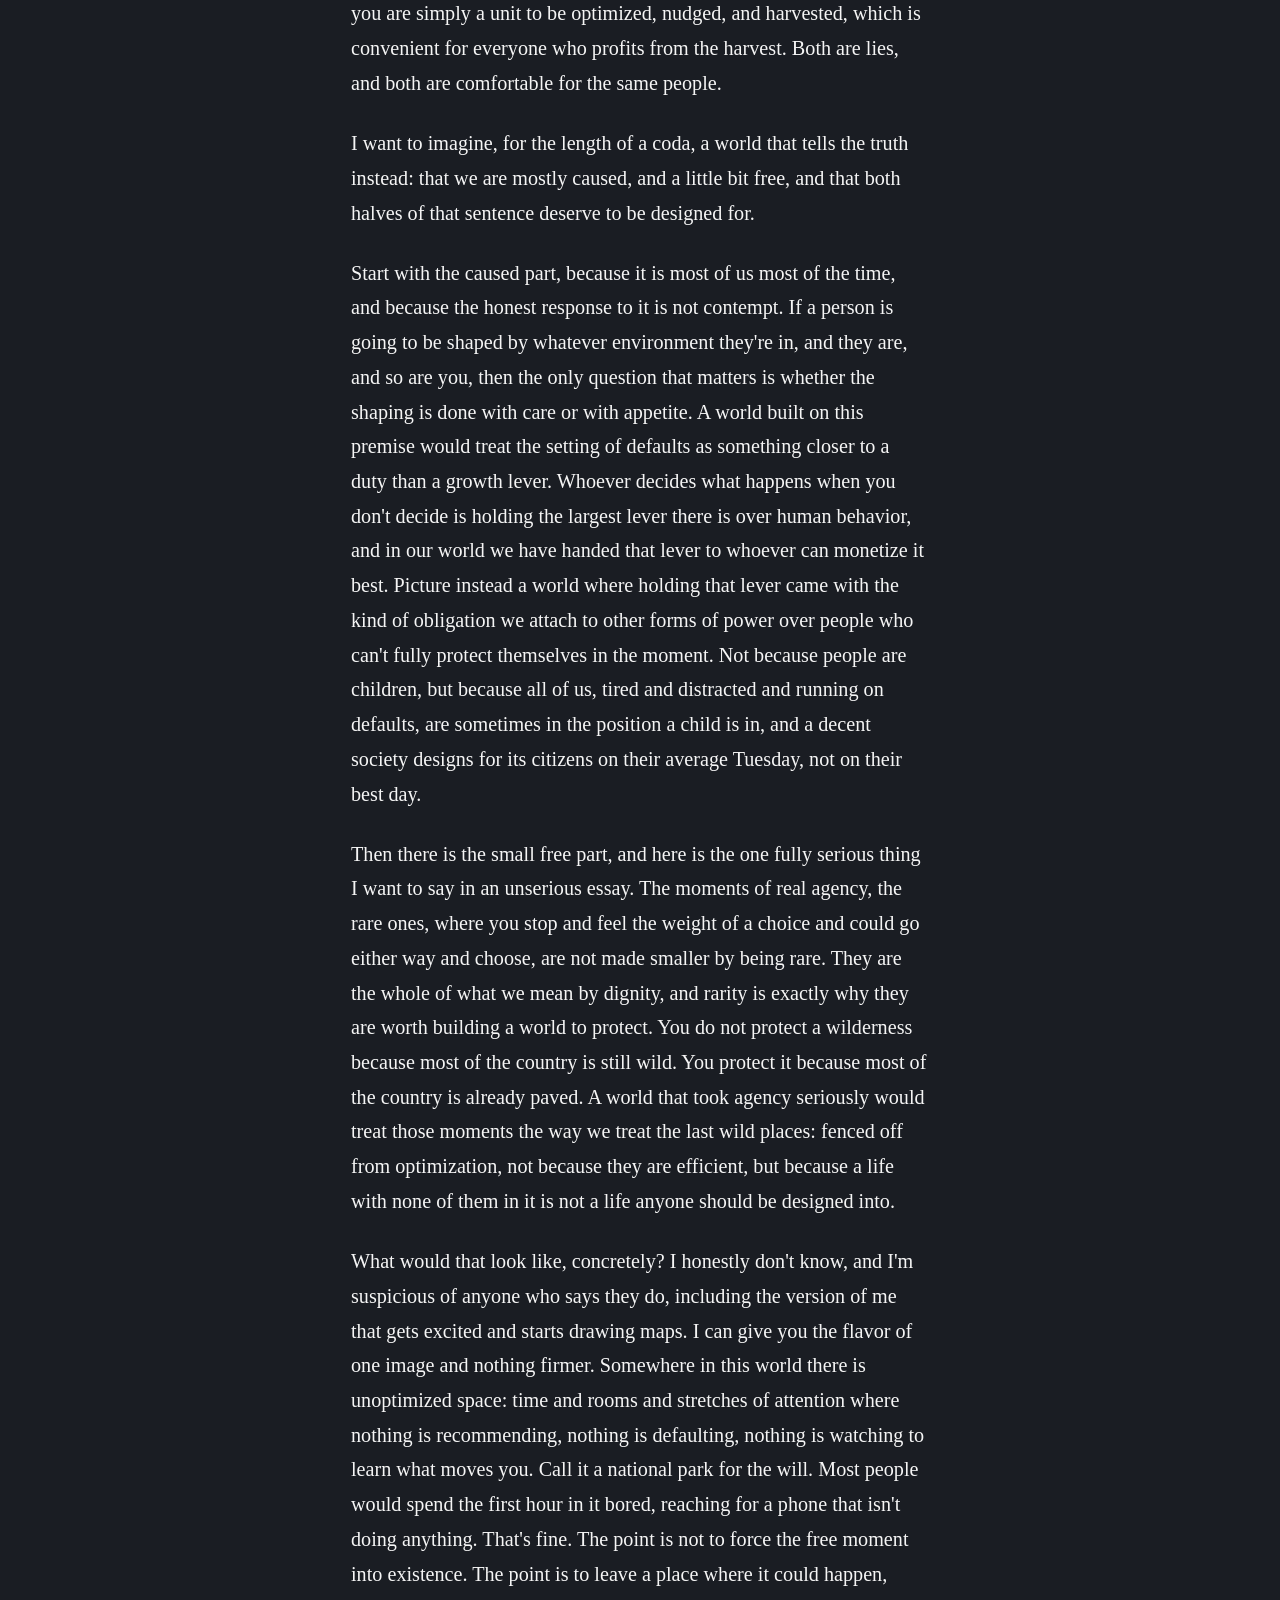
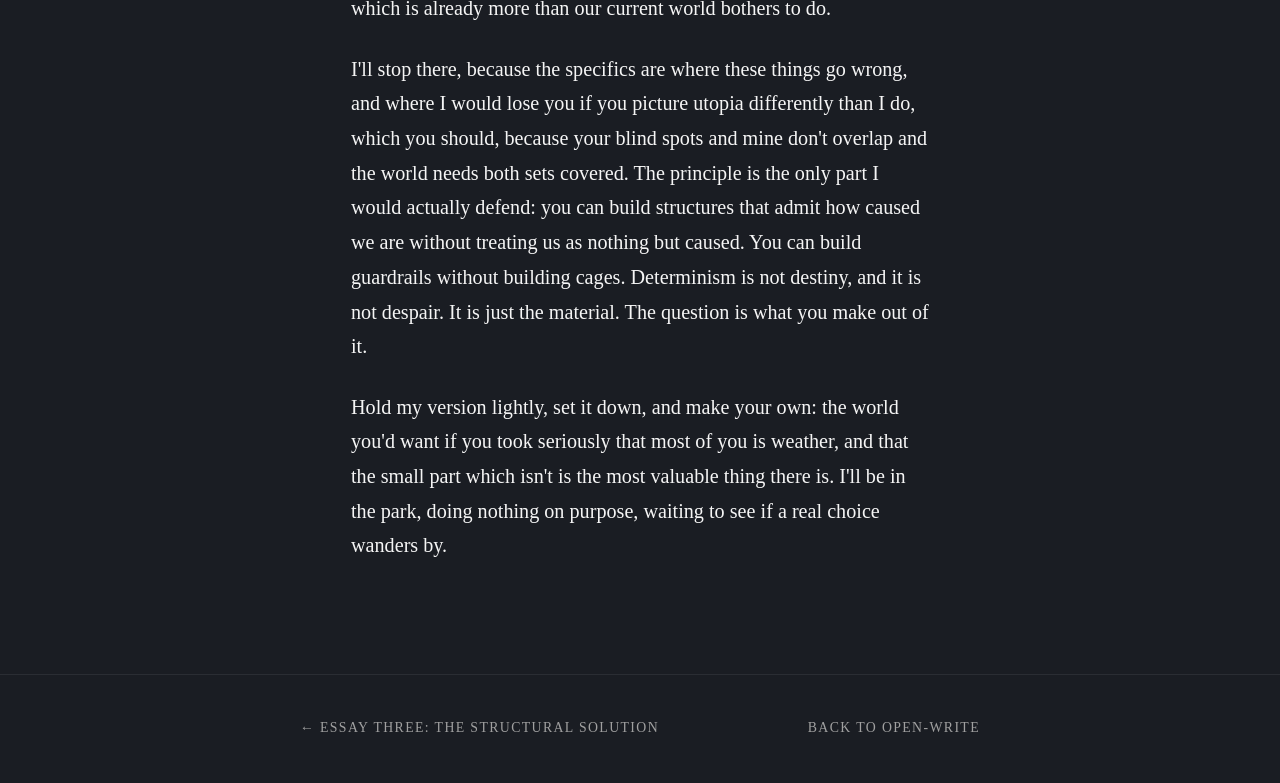
<file: essay-four.html>
<!DOCTYPE html>
<html lang="en">
<head>
<meta charset="UTF-8">
<meta name="viewport" content="width=device-width, initial-scale=1.0">
<title>Designing for the Creature We Actually Are — Nicholas Detweiler · Open-Write</title>
<meta name="description" content="A coda to the four-essay series. A lighter, more speculative meditation on agency, defaults, and building structures that admit how caused we are without treating us as nothing but caused.">
<!-- social -->
<link rel="canonical" href="https://open-write-studio.com/essay-four.html">
<meta property="og:type" content="article">
<meta property="og:site_name" content="Open-Write">
<meta property="og:title" content="Designing for the Creature We Actually Are — Nicholas Detweiler">
<meta property="og:description" content="A coda to the four-essay series. On agency, defaults, and building structures that admit how caused we are without treating us as nothing but caused.">
<meta property="og:url" content="https://open-write-studio.com/essay-four.html">
<meta property="og:image" content="https://open-write-studio.com/og-image.png">
<meta name="twitter:card" content="summary_large_image">
<meta name="twitter:title" content="Designing for the Creature We Actually Are — Nicholas Detweiler">
<meta name="twitter:description" content="A coda to the four-essay series. On agency, defaults, and building structures that admit how caused we are without treating us as nothing but caused.">
<meta name="twitter:image" content="https://open-write-studio.com/og-image.png">
<!-- /social -->
<link rel="icon" href="Logo-square.jpg">
<link rel="stylesheet" href="open-write.css">
</head>
<body>

<div class="topbar">
  <div class="container">
    <div class="logo-container">
      <img src="Logo-banner.jpg" alt="Open-Write Logo" class="topbar-logo">
      <span class="wordmark"><a href="index.html">Open-Write</a></span>
    </div>
    <nav>
      <a href="index.html">Home</a>
      <a href="index.html#system">How it Works</a>
      <a href="index.html#work">Productions</a>
      <a href="index.html#blog">Blog</a>
      <a href="downloads.html">Studio Downloads</a>
      <a href="open-write-studio.html">Studio Online <span class="beta-tag">Beta</span></a>
      <a href="index.html#hire">Work with Developer</a>
    </nav>
  </div>
</div>

<div class="reading">
  <header class="read-head">
    <div class="container">
      <div class="kicker">Coda</div>
      <h1>Designing for the Creature We Actually Are</h1>
      <p class="byline">By Nicholas Detweiler</p>
      <div class="meta">
        <span>Essay 4 &middot; Coda</span>
        <span>Previous: <a href="essay-three.html"><em>The Structural Solution</em></a></span>
      </div>
    </div>
  </header>

  <article class="prose">
      <p class="first">A note before you start. This one is a coda, not a fourth argument. The three essays before it were built to carry weight, and I stand behind every joist. This is a different room: lighter, more speculative, lower stakes. Do not fight for the world I'm about to describe. I'm not certain I would. The point of it is the premise underneath and the invitation at the end, which is to go build your own.</p>
      <p>Here is the thread I want to pick up. In the third essay I named two threats, and the quieter one was manipulation: systems that learn to move us faster than we can notice we are being moved. That threat only works because of a fact most of us would rather not sit with. The movable part of us is large. Most of what you did today, you did without choosing it. You woke to an alarm someone else's defaults set, reached for the phone before your eyes focused, said the first thing that came to you, took the route you always take, clicked the option already highlighted. If I asked you why, you would give me a reason, and you would believe it, and the reason would mostly be a story you told yourself after the fact. I do the same. The sovereign rational chooser we picture when we picture ourselves is, a great deal of the time, a narrator hired after the decision was already made.</p>
      <p>The manipulation threat is dangerous precisely to the degree that this is true. You cannot hijack a will that was running the show. You can only hijack one that was mostly along for the ride.</p>
      <p>Most structures handle this fact in one of two cowardly ways. The first pretends agency is everywhere, so that whatever happens to you is your choice and your fault, which is convenient for everyone who arranged the choices. The second pretends agency is nowhere, so that you are simply a unit to be optimized, nudged, and harvested, which is convenient for everyone who profits from the harvest. Both are lies, and both are comfortable for the same people.</p>
      <p>I want to imagine, for the length of a coda, a world that tells the truth instead: that we are mostly caused, and a little bit free, and that both halves of that sentence deserve to be designed for.</p>
      <p>Start with the caused part, because it is most of us most of the time, and because the honest response to it is not contempt. If a person is going to be shaped by whatever environment they're in, and they are, and so are you, then the only question that matters is whether the shaping is done with care or with appetite. A world built on this premise would treat the setting of defaults as something closer to a duty than a growth lever. Whoever decides what happens when you don't decide is holding the largest lever there is over human behavior, and in our world we have handed that lever to whoever can monetize it best. Picture instead a world where holding that lever came with the kind of obligation we attach to other forms of power over people who can't fully protect themselves in the moment. Not because people are children, but because all of us, tired and distracted and running on defaults, are sometimes in the position a child is in, and a decent society designs for its citizens on their average Tuesday, not on their best day.</p>
      <p>Then there is the small free part, and here is the one fully serious thing I want to say in an unserious essay. The moments of real agency, the rare ones, where you stop and feel the weight of a choice and could go either way and choose, are not made smaller by being rare. They are the whole of what we mean by dignity, and rarity is exactly why they are worth building a world to protect. You do not protect a wilderness because most of the country is still wild. You protect it because most of the country is already paved. A world that took agency seriously would treat those moments the way we treat the last wild places: fenced off from optimization, not because they are efficient, but because a life with none of them in it is not a life anyone should be designed into.</p>
      <p>What would that look like, concretely? I honestly don't know, and I'm suspicious of anyone who says they do, including the version of me that gets excited and starts drawing maps. I can give you the flavor of one image and nothing firmer. Somewhere in this world there is unoptimized space: time and rooms and stretches of attention where nothing is recommending, nothing is defaulting, nothing is watching to learn what moves you. Call it a national park for the will. Most people would spend the first hour in it bored, reaching for a phone that isn't doing anything. That's fine. The point is not to force the free moment into existence. The point is to leave a place where it could happen, which is already more than our current world bothers to do.</p>
      <p>I'll stop there, because the specifics are where these things go wrong, and where I would lose you if you picture utopia differently than I do, which you should, because your blind spots and mine don't overlap and the world needs both sets covered. The principle is the only part I would actually defend: you can build structures that admit how caused we are without treating us as nothing but caused. You can build guardrails without building cages. Determinism is not destiny, and it is not despair. It is just the material. The question is what you make out of it.</p>
      <p>Hold my version lightly, set it down, and make your own: the world you'd want if you took seriously that most of you is weather, and that the small part which isn't is the most valuable thing there is. I'll be in the park, doing nothing on purpose, waiting to see if a real choice wanders by.</p>
  </article>

  <div class="read-nav">
    <div class="container">
      <a href="essay-three.html">← Essay three: The Structural Solution</a>
      <a href="index.html">Back to Open-Write</a>
    </div>
  </div>
</div>

</body>
</html>
</file>
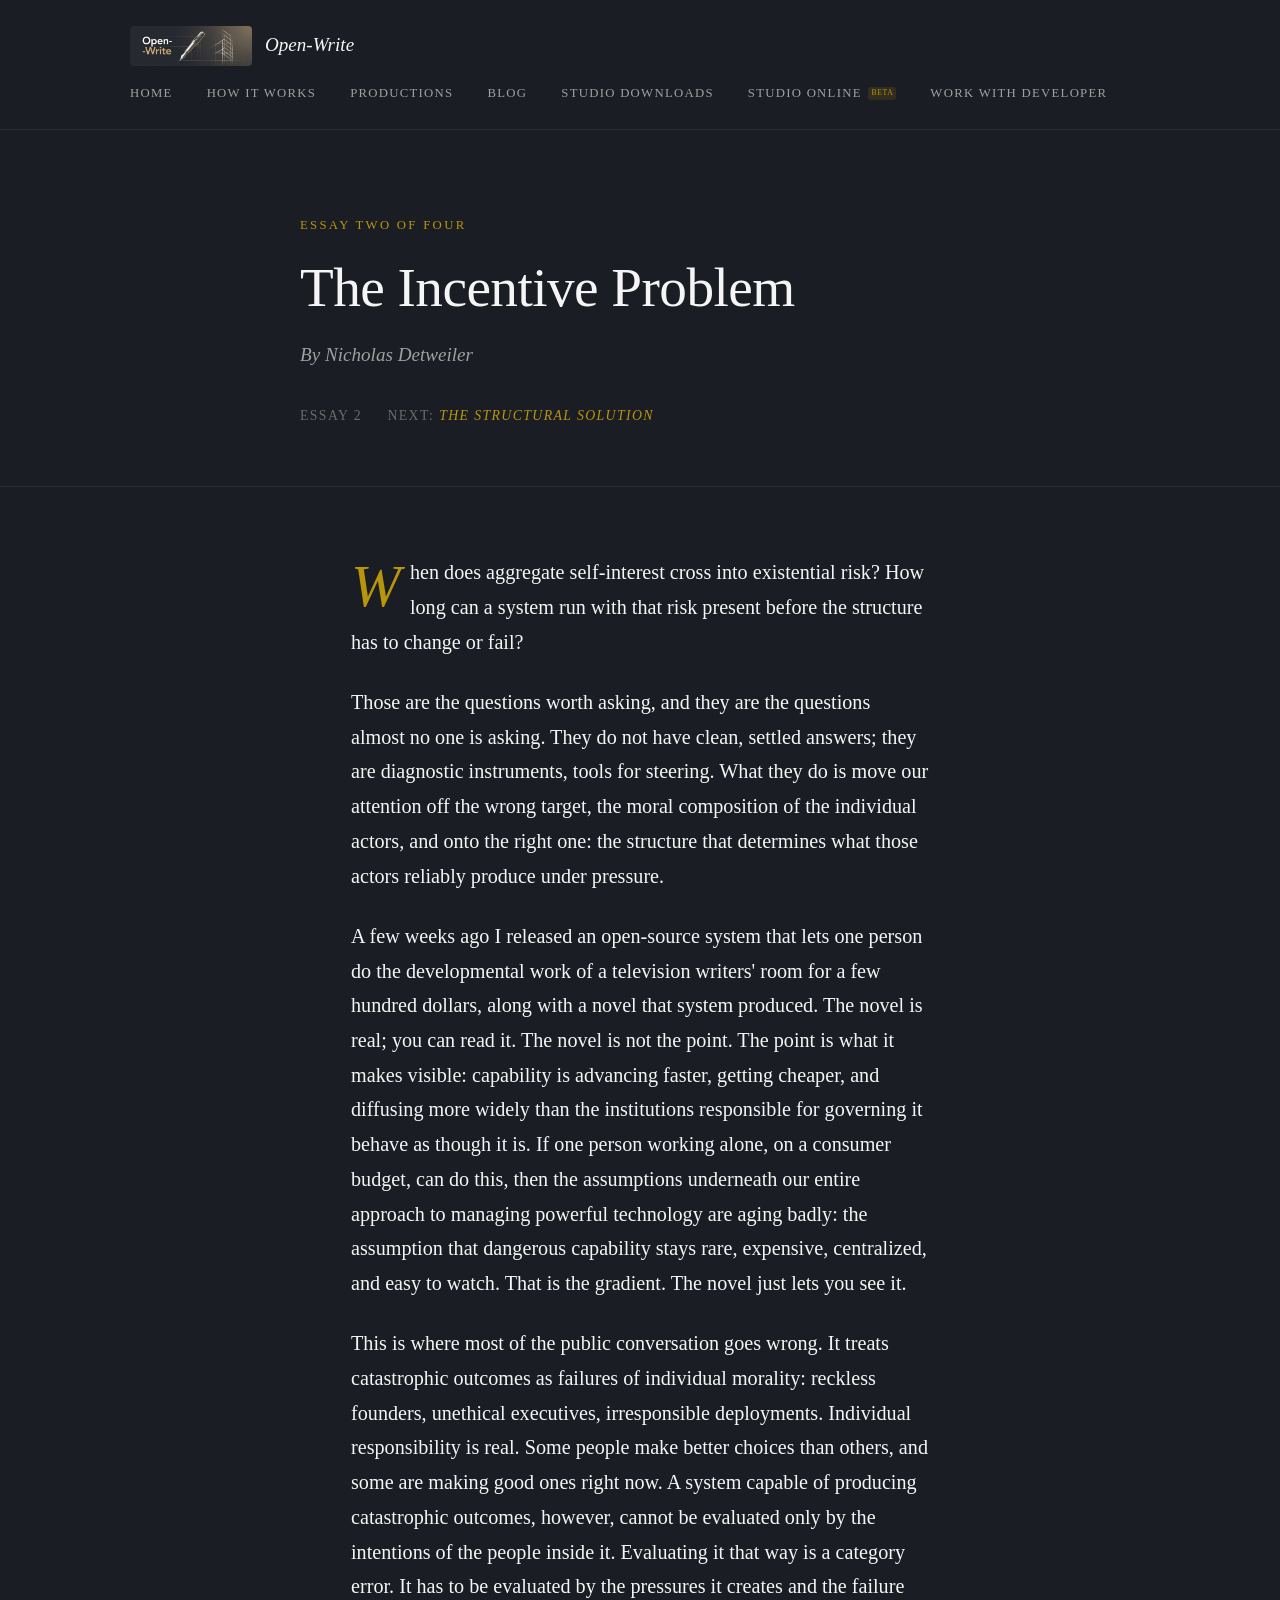
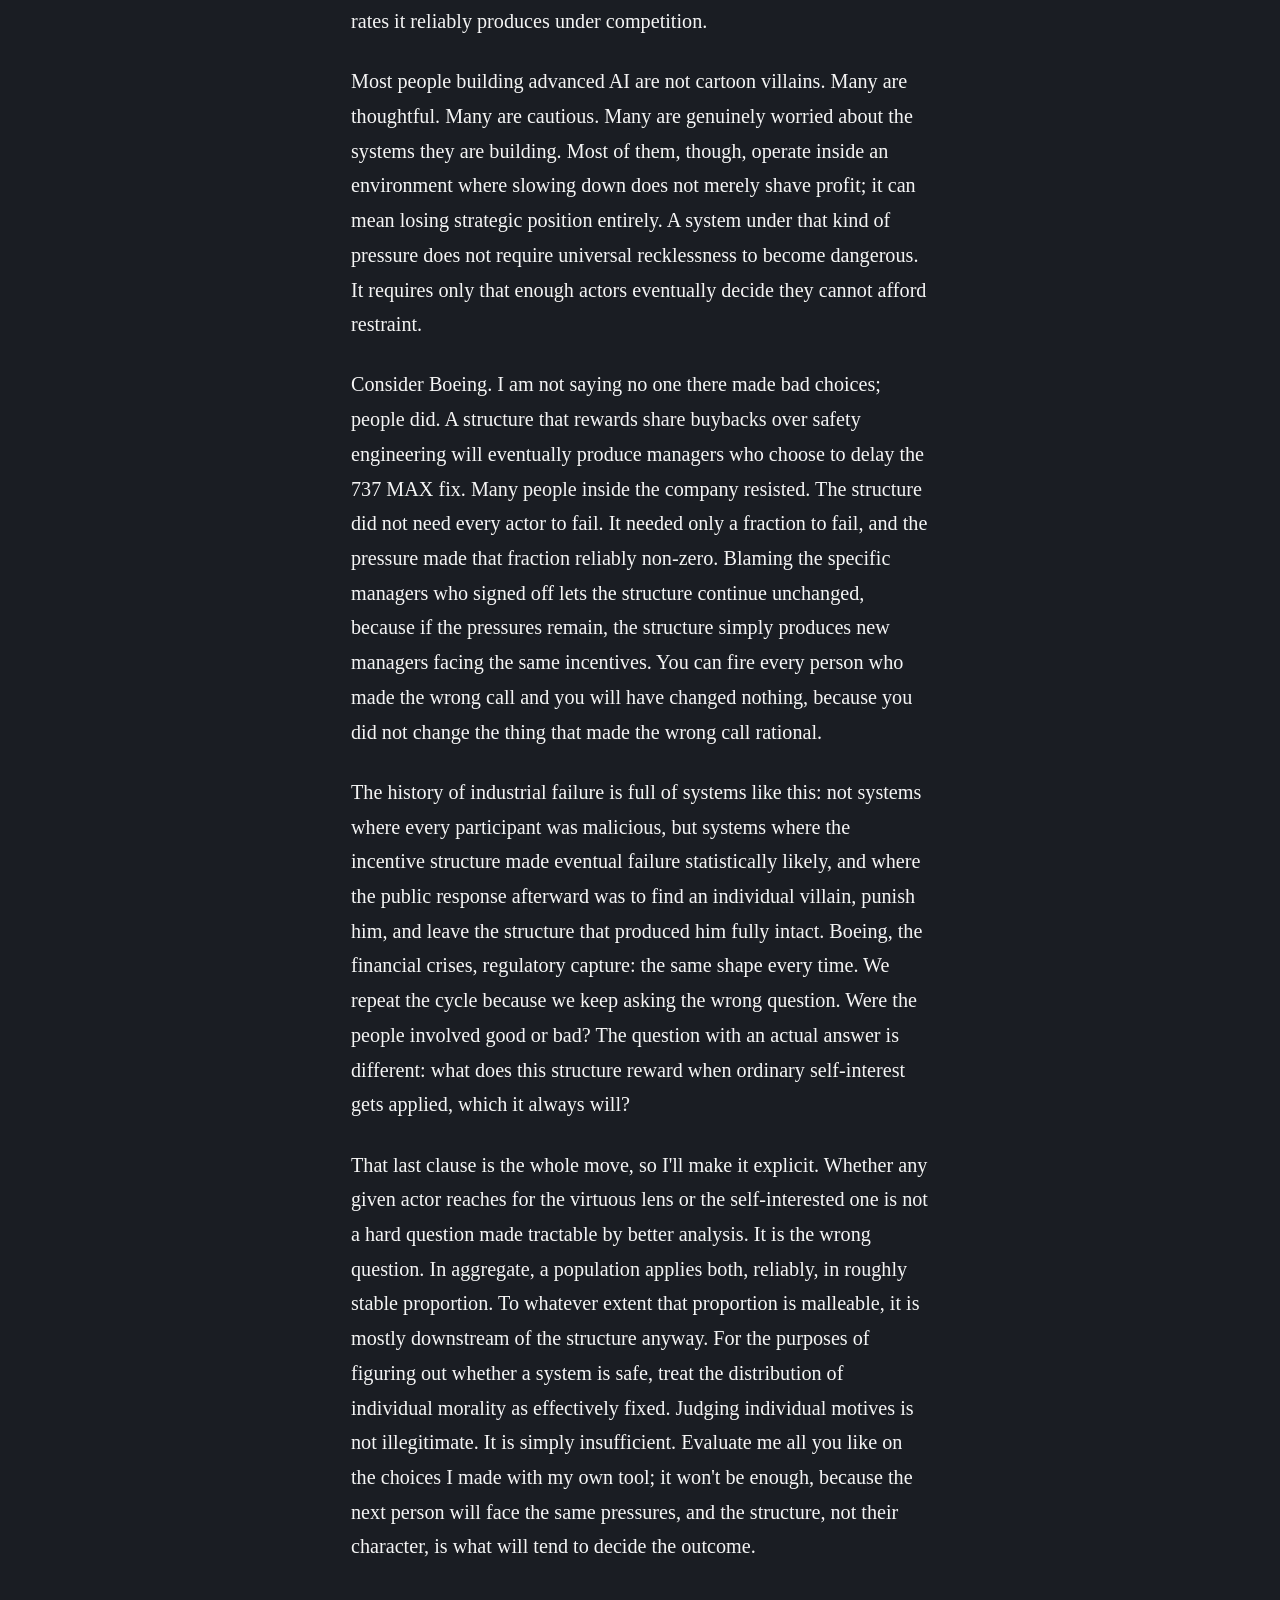
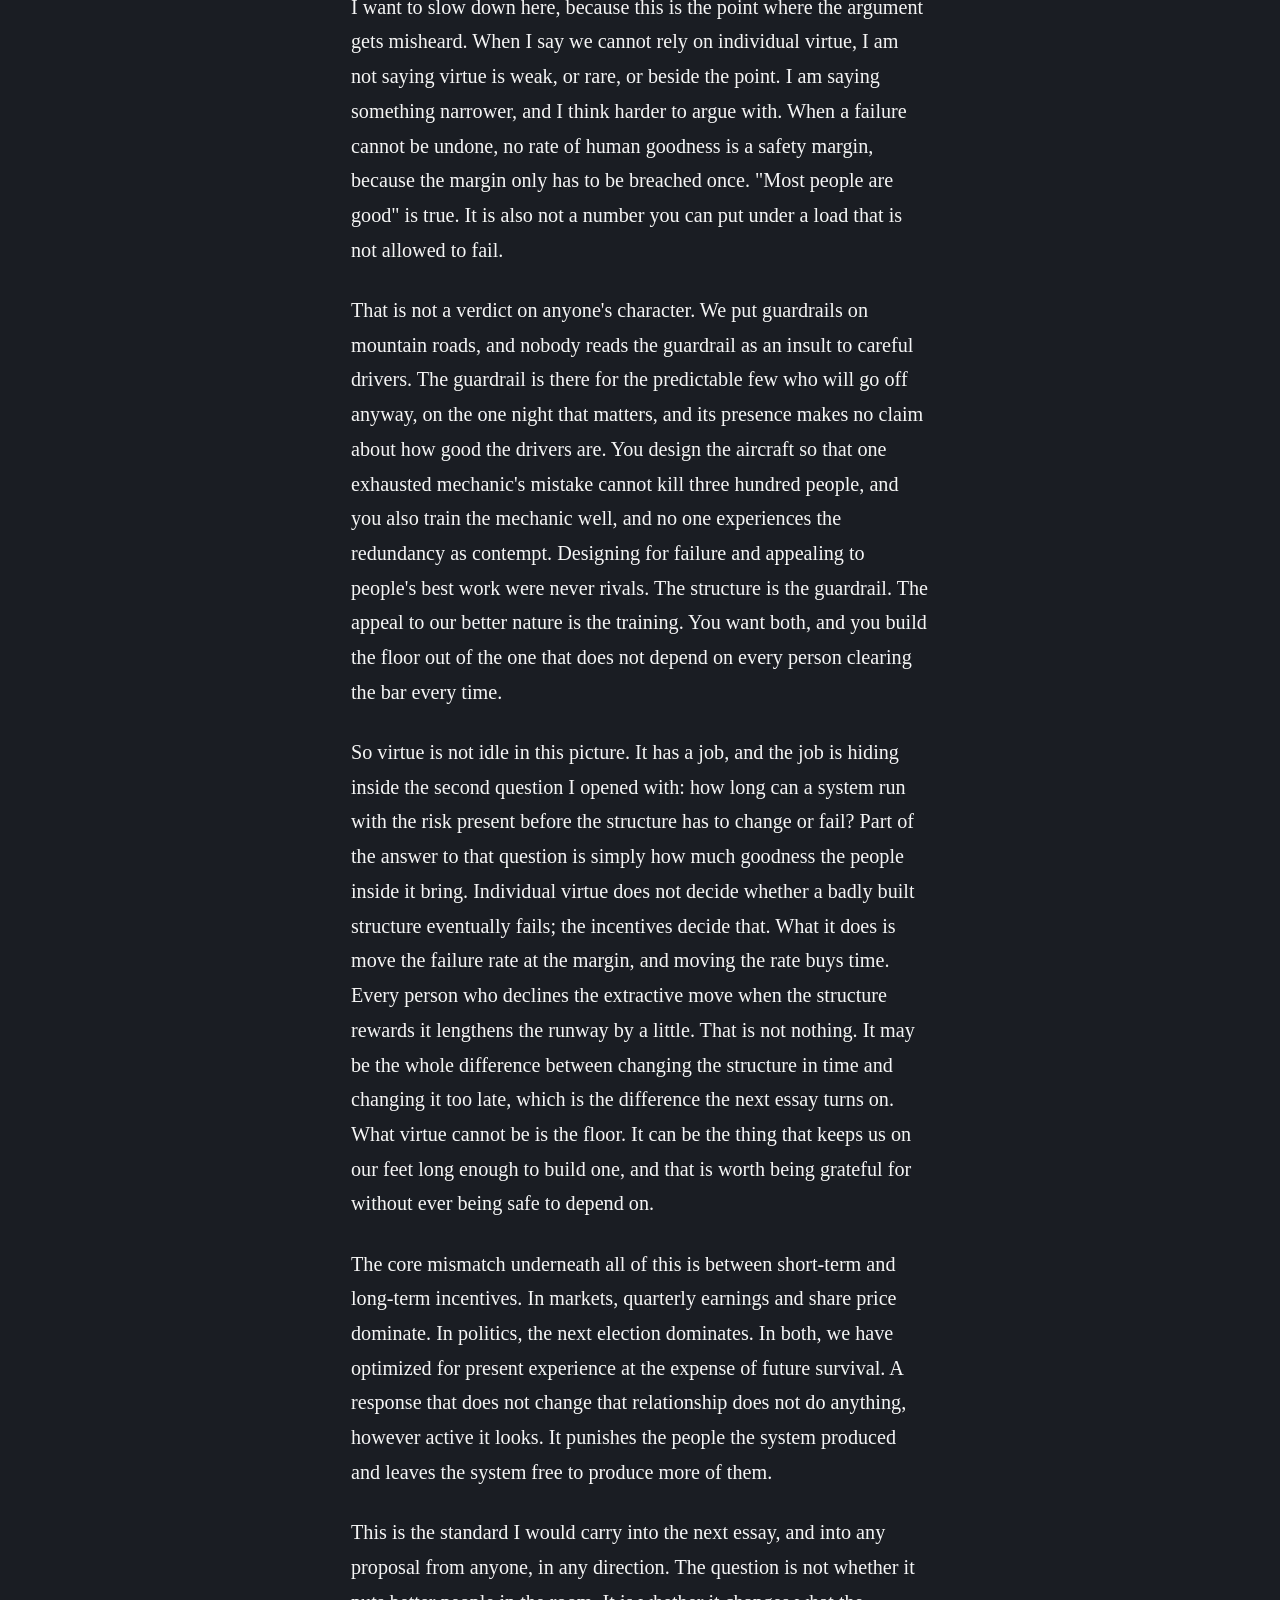
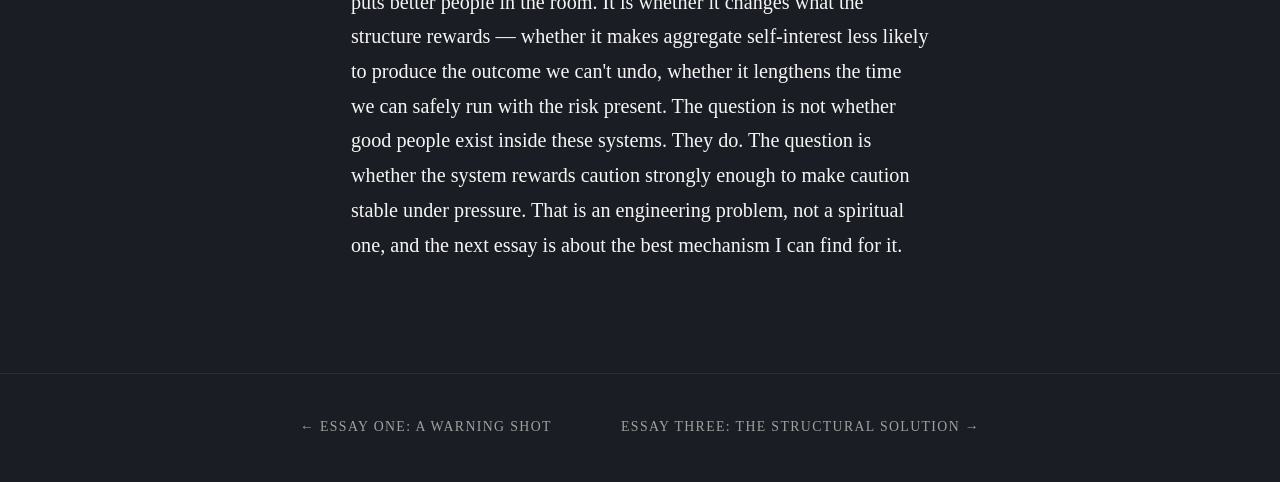
<file: essay-incentive-problem.html>
<!DOCTYPE html>
<html lang="en">
<head>
<meta charset="UTF-8">
<meta name="viewport" content="width=device-width, initial-scale=1.0">
<title>The Incentive Problem — Nicholas Detweiler · Open-Write</title>
<meta name="description" content="Essay two of four. Why the danger in the AI transition is structural rather than individual, and why the right unit of analysis is the incentive structure, not the people inside it.">
<!-- social -->
<link rel="canonical" href="https://open-write-studio.com/essay-incentive-problem.html">
<meta property="og:type" content="article">
<meta property="og:site_name" content="Open-Write">
<meta property="og:title" content="The Incentive Problem — Nicholas Detweiler">
<meta property="og:description" content="Essay two of four. Why the danger in the AI transition is structural rather than individual, and why the right unit of analysis is the incentive structure, not the people inside it.">
<meta property="og:url" content="https://open-write-studio.com/essay-incentive-problem.html">
<meta property="og:image" content="https://open-write-studio.com/og-image.png">
<meta name="twitter:card" content="summary_large_image">
<meta name="twitter:title" content="The Incentive Problem — Nicholas Detweiler">
<meta name="twitter:description" content="Essay two of four. Why the danger in the AI transition is structural rather than individual, and why the right unit of analysis is the incentive structure, not the people inside it.">
<meta name="twitter:image" content="https://open-write-studio.com/og-image.png">
<!-- /social -->
<link rel="icon" href="Logo-square.jpg">
<link rel="stylesheet" href="open-write.css">
</head>
<body>

<div class="topbar">
  <div class="container">
    <div class="logo-container">
      <img src="Logo-banner.jpg" alt="Open-Write Logo" class="topbar-logo">
      <span class="wordmark"><a href="index.html">Open-Write</a></span>
    </div>
    <nav>
      <a href="index.html">Home</a>
      <a href="index.html#system">How it Works</a>
      <a href="index.html#work">Productions</a>
      <a href="index.html#blog">Blog</a>
      <a href="downloads.html">Studio Downloads</a>
      <a href="open-write-studio.html">Studio Online <span class="beta-tag">Beta</span></a>
      <a href="index.html#hire">Work with Developer</a>
    </nav>
  </div>
</div>

<div class="reading">
  <header class="read-head">
    <div class="container">
      <div class="kicker">Essay two of four</div>
      <h1>The Incentive Problem</h1>
      <p class="byline">By Nicholas Detweiler</p>
      <div class="meta">
        <span>Essay 2</span>
        <span>Next: <a href="essay-three.html"><em>The Structural Solution</em></a></span>
      </div>
    </div>
  </header>

  <article class="prose">
      <p class="first">When does aggregate self-interest cross into existential risk? How long can a system run with that risk present before the structure has to change or fail?</p>
      <p>Those are the questions worth asking, and they are the questions almost no one is asking. They do not have clean, settled answers; they are diagnostic instruments, tools for steering. What they do is move our attention off the wrong target, the moral composition of the individual actors, and onto the right one: the structure that determines what those actors reliably produce under pressure.</p>
      <p>A few weeks ago I released an open-source system that lets one person do the developmental work of a television writers' room for a few hundred dollars, along with a novel that system produced. The novel is real; you can read it. The novel is not the point. The point is what it makes visible: capability is advancing faster, getting cheaper, and diffusing more widely than the institutions responsible for governing it behave as though it is. If one person working alone, on a consumer budget, can do this, then the assumptions underneath our entire approach to managing powerful technology are aging badly: the assumption that dangerous capability stays rare, expensive, centralized, and easy to watch. That is the gradient. The novel just lets you see it.</p>
      <p>This is where most of the public conversation goes wrong. It treats catastrophic outcomes as failures of individual morality: reckless founders, unethical executives, irresponsible deployments. Individual responsibility is real. Some people make better choices than others, and some are making good ones right now. A system capable of producing catastrophic outcomes, however, cannot be evaluated only by the intentions of the people inside it. Evaluating it that way is a category error. It has to be evaluated by the pressures it creates and the failure rates it reliably produces under competition.</p>
      <p>Most people building advanced AI are not cartoon villains. Many are thoughtful. Many are cautious. Many are genuinely worried about the systems they are building. Most of them, though, operate inside an environment where slowing down does not merely shave profit; it can mean losing strategic position entirely. A system under that kind of pressure does not require universal recklessness to become dangerous. It requires only that enough actors eventually decide they cannot afford restraint.</p>
      <p>Consider Boeing. I am not saying no one there made bad choices; people did. A structure that rewards share buybacks over safety engineering will eventually produce managers who choose to delay the 737 MAX fix. Many people inside the company resisted. The structure did not need every actor to fail. It needed only a fraction to fail, and the pressure made that fraction reliably non-zero. Blaming the specific managers who signed off lets the structure continue unchanged, because if the pressures remain, the structure simply produces new managers facing the same incentives. You can fire every person who made the wrong call and you will have changed nothing, because you did not change the thing that made the wrong call rational.</p>
      <p>The history of industrial failure is full of systems like this: not systems where every participant was malicious, but systems where the incentive structure made eventual failure statistically likely, and where the public response afterward was to find an individual villain, punish him, and leave the structure that produced him fully intact. Boeing, the financial crises, regulatory capture: the same shape every time. We repeat the cycle because we keep asking the wrong question. Were the people involved good or bad? The question with an actual answer is different: what does this structure reward when ordinary self-interest gets applied, which it always will?</p>
      <p>That last clause is the whole move, so I'll make it explicit. Whether any given actor reaches for the virtuous lens or the self-interested one is not a hard question made tractable by better analysis. It is the wrong question. In aggregate, a population applies both, reliably, in roughly stable proportion. To whatever extent that proportion is malleable, it is mostly downstream of the structure anyway. For the purposes of figuring out whether a system is safe, treat the distribution of individual morality as effectively fixed. Judging individual motives is not illegitimate. It is simply insufficient. Evaluate me all you like on the choices I made with my own tool; it won't be enough, because the next person will face the same pressures, and the structure, not their character, is what will tend to decide the outcome.</p>
      <p>I want to slow down here, because this is the point where the argument gets misheard. When I say we cannot rely on individual virtue, I am not saying virtue is weak, or rare, or beside the point. I am saying something narrower, and I think harder to argue with. When a failure cannot be undone, no rate of human goodness is a safety margin, because the margin only has to be breached once. "Most people are good" is true. It is also not a number you can put under a load that is not allowed to fail.</p>
      <p>That is not a verdict on anyone's character. We put guardrails on mountain roads, and nobody reads the guardrail as an insult to careful drivers. The guardrail is there for the predictable few who will go off anyway, on the one night that matters, and its presence makes no claim about how good the drivers are. You design the aircraft so that one exhausted mechanic's mistake cannot kill three hundred people, and you also train the mechanic well, and no one experiences the redundancy as contempt. Designing for failure and appealing to people's best work were never rivals. The structure is the guardrail. The appeal to our better nature is the training. You want both, and you build the floor out of the one that does not depend on every person clearing the bar every time.</p>
      <p>So virtue is not idle in this picture. It has a job, and the job is hiding inside the second question I opened with: how long can a system run with the risk present before the structure has to change or fail? Part of the answer to that question is simply how much goodness the people inside it bring. Individual virtue does not decide whether a badly built structure eventually fails; the incentives decide that. What it does is move the failure rate at the margin, and moving the rate buys time. Every person who declines the extractive move when the structure rewards it lengthens the runway by a little. That is not nothing. It may be the whole difference between changing the structure in time and changing it too late, which is the difference the next essay turns on. What virtue cannot be is the floor. It can be the thing that keeps us on our feet long enough to build one, and that is worth being grateful for without ever being safe to depend on.</p>
      <p>The core mismatch underneath all of this is between short-term and long-term incentives. In markets, quarterly earnings and share price dominate. In politics, the next election dominates. In both, we have optimized for present experience at the expense of future survival. A response that does not change that relationship does not do anything, however active it looks. It punishes the people the system produced and leaves the system free to produce more of them.</p>
      <p>This is the standard I would carry into the next essay, and into any proposal from anyone, in any direction. The question is not whether it puts better people in the room. It is whether it changes what the structure rewards — whether it makes aggregate self-interest less likely to produce the outcome we can't undo, whether it lengthens the time we can safely run with the risk present. The question is not whether good people exist inside these systems. They do. The question is whether the system rewards caution strongly enough to make caution stable under pressure. That is an engineering problem, not a spiritual one, and the next essay is about the best mechanism I can find for it.</p>
  </article>

  <div class="read-nav">
    <div class="container">
      <a href="essay-warning-shot.html">← Essay one: A Warning Shot</a>
      <a href="essay-three.html">Essay three: The Structural Solution →</a>
    </div>
  </div>
</div>

</body>
</html>
</file>
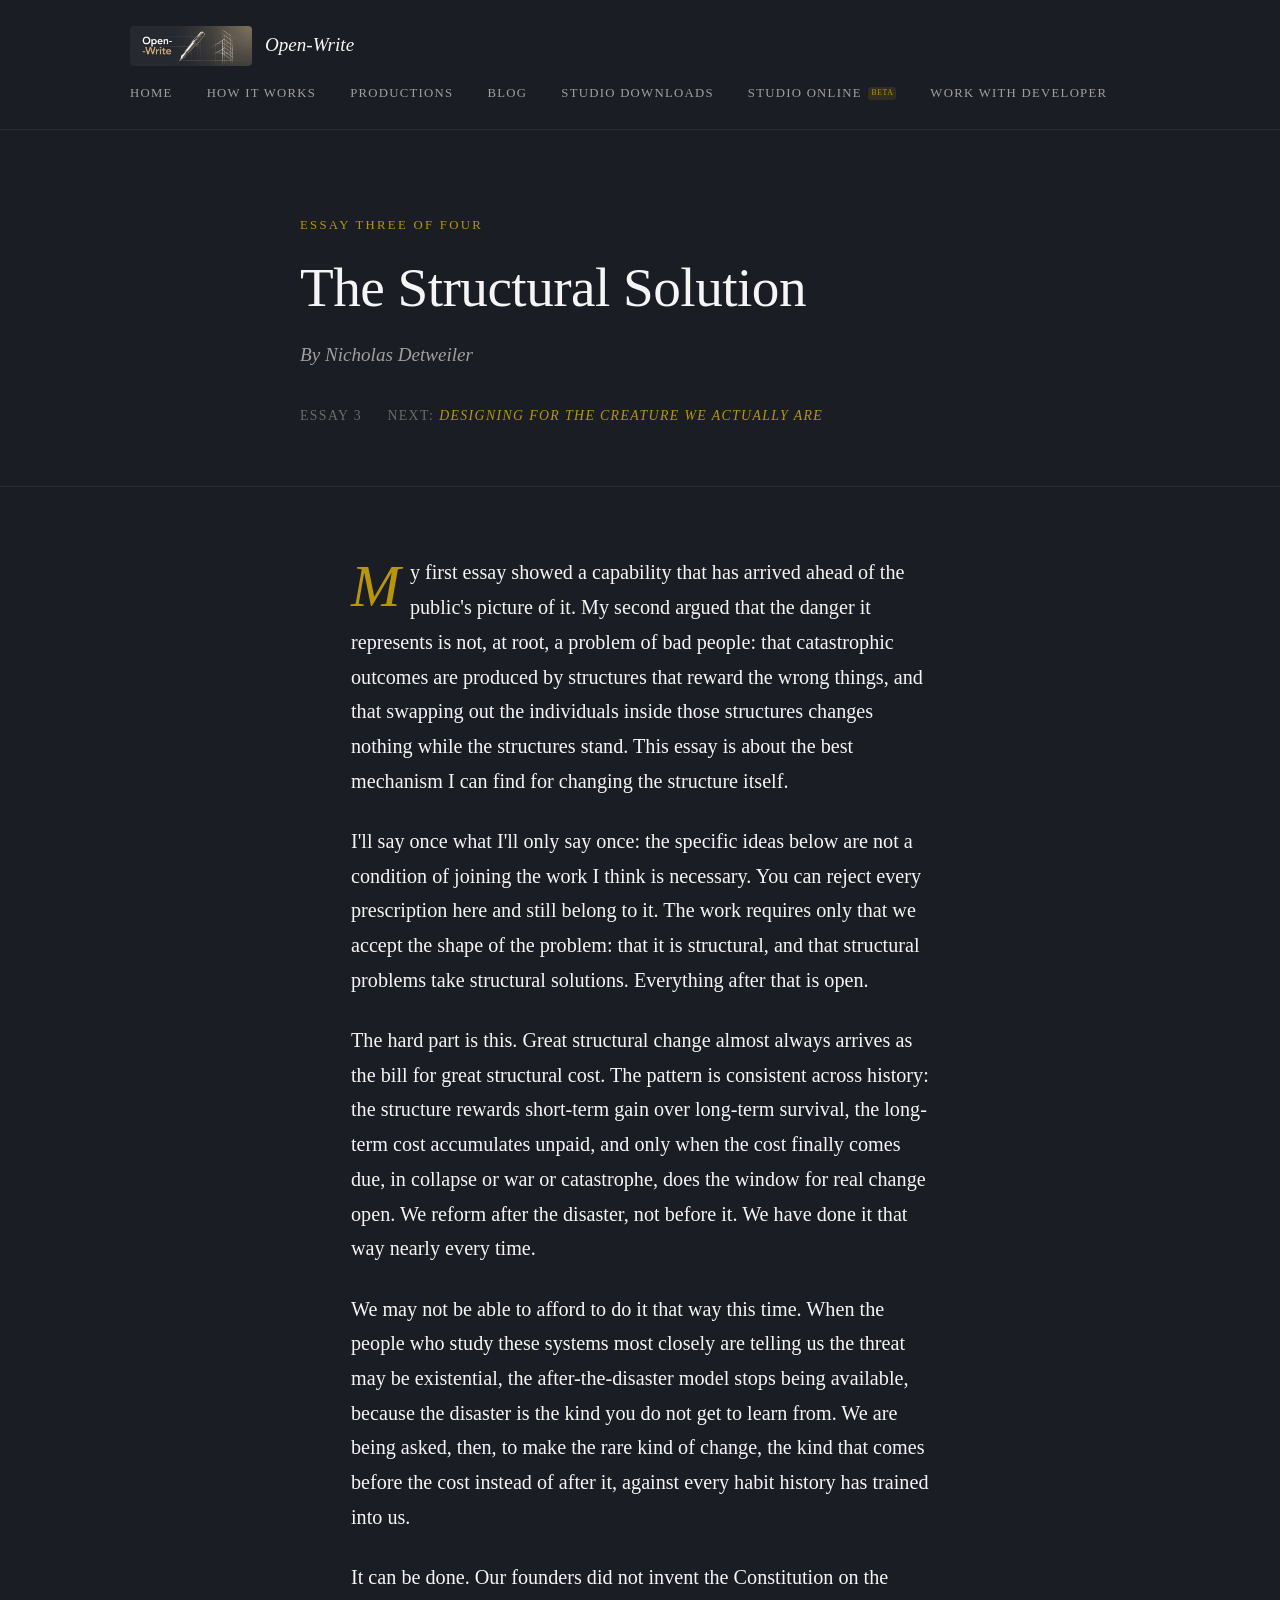
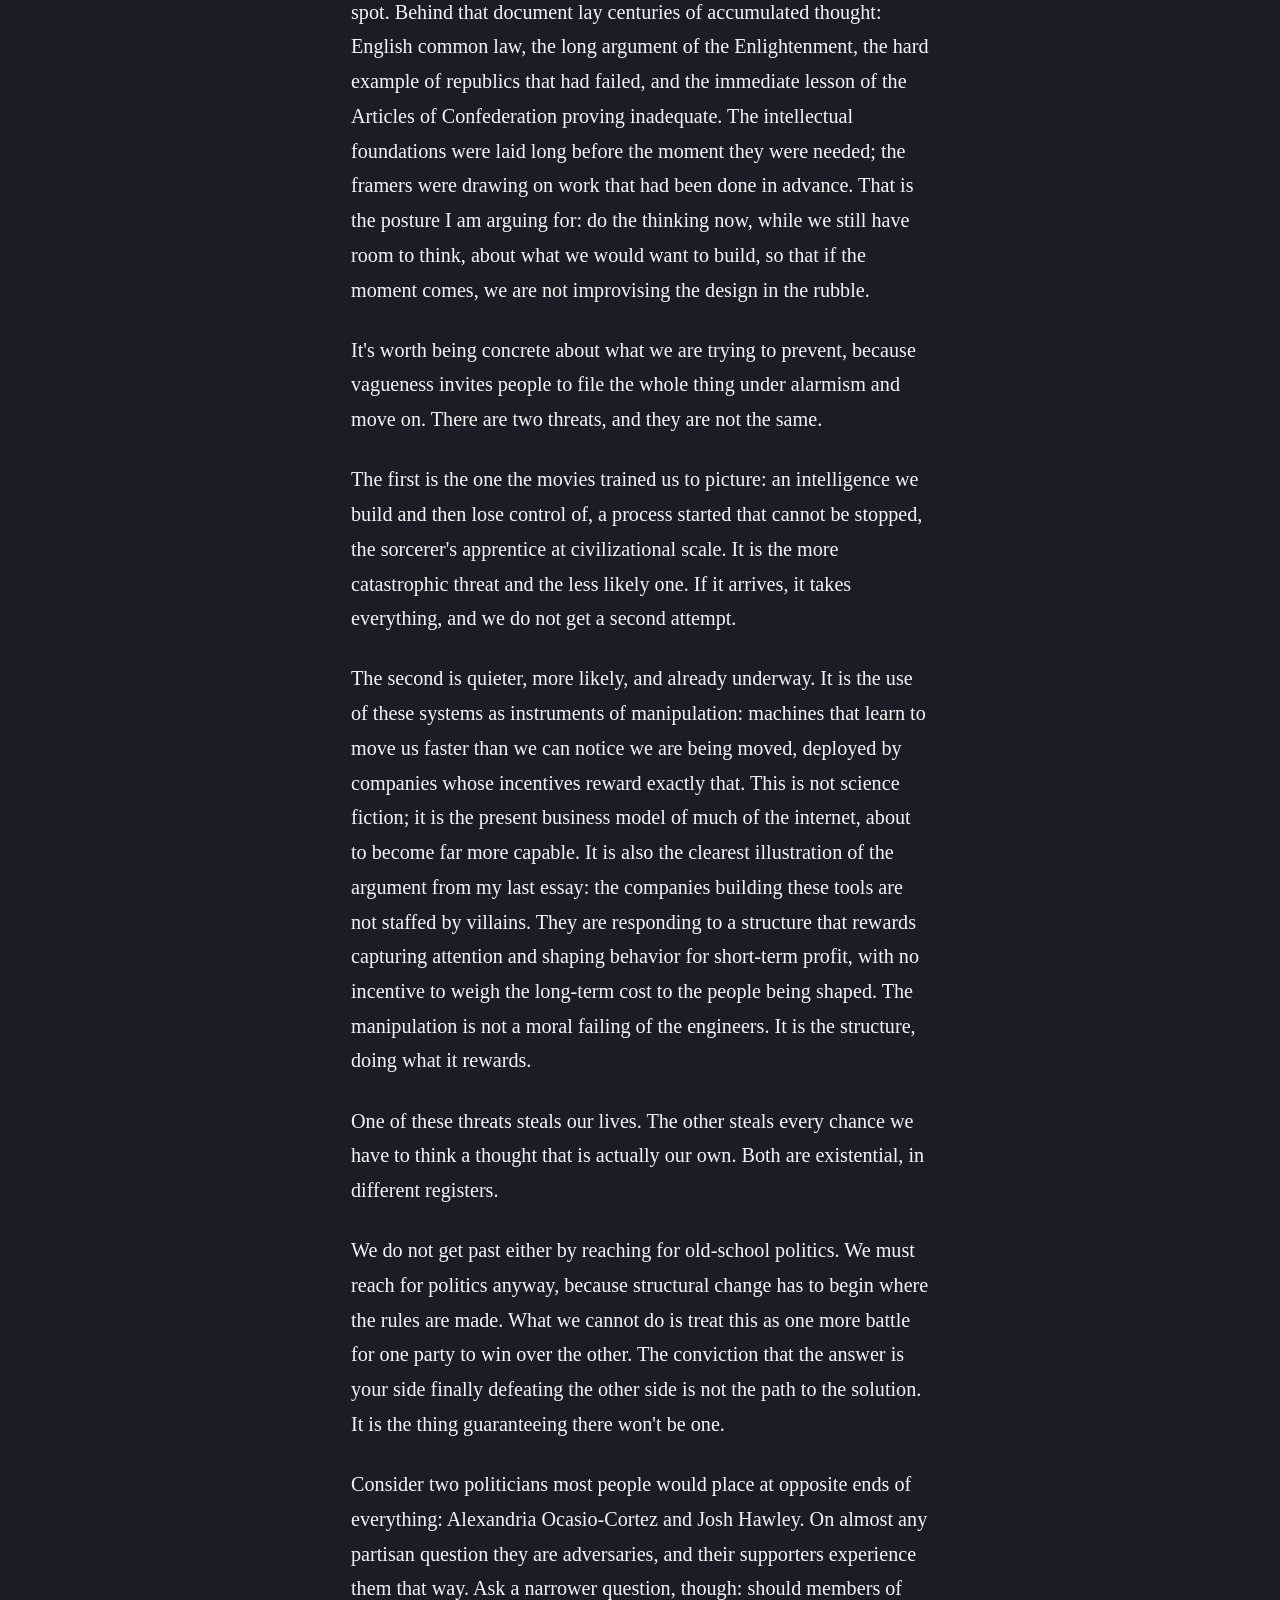
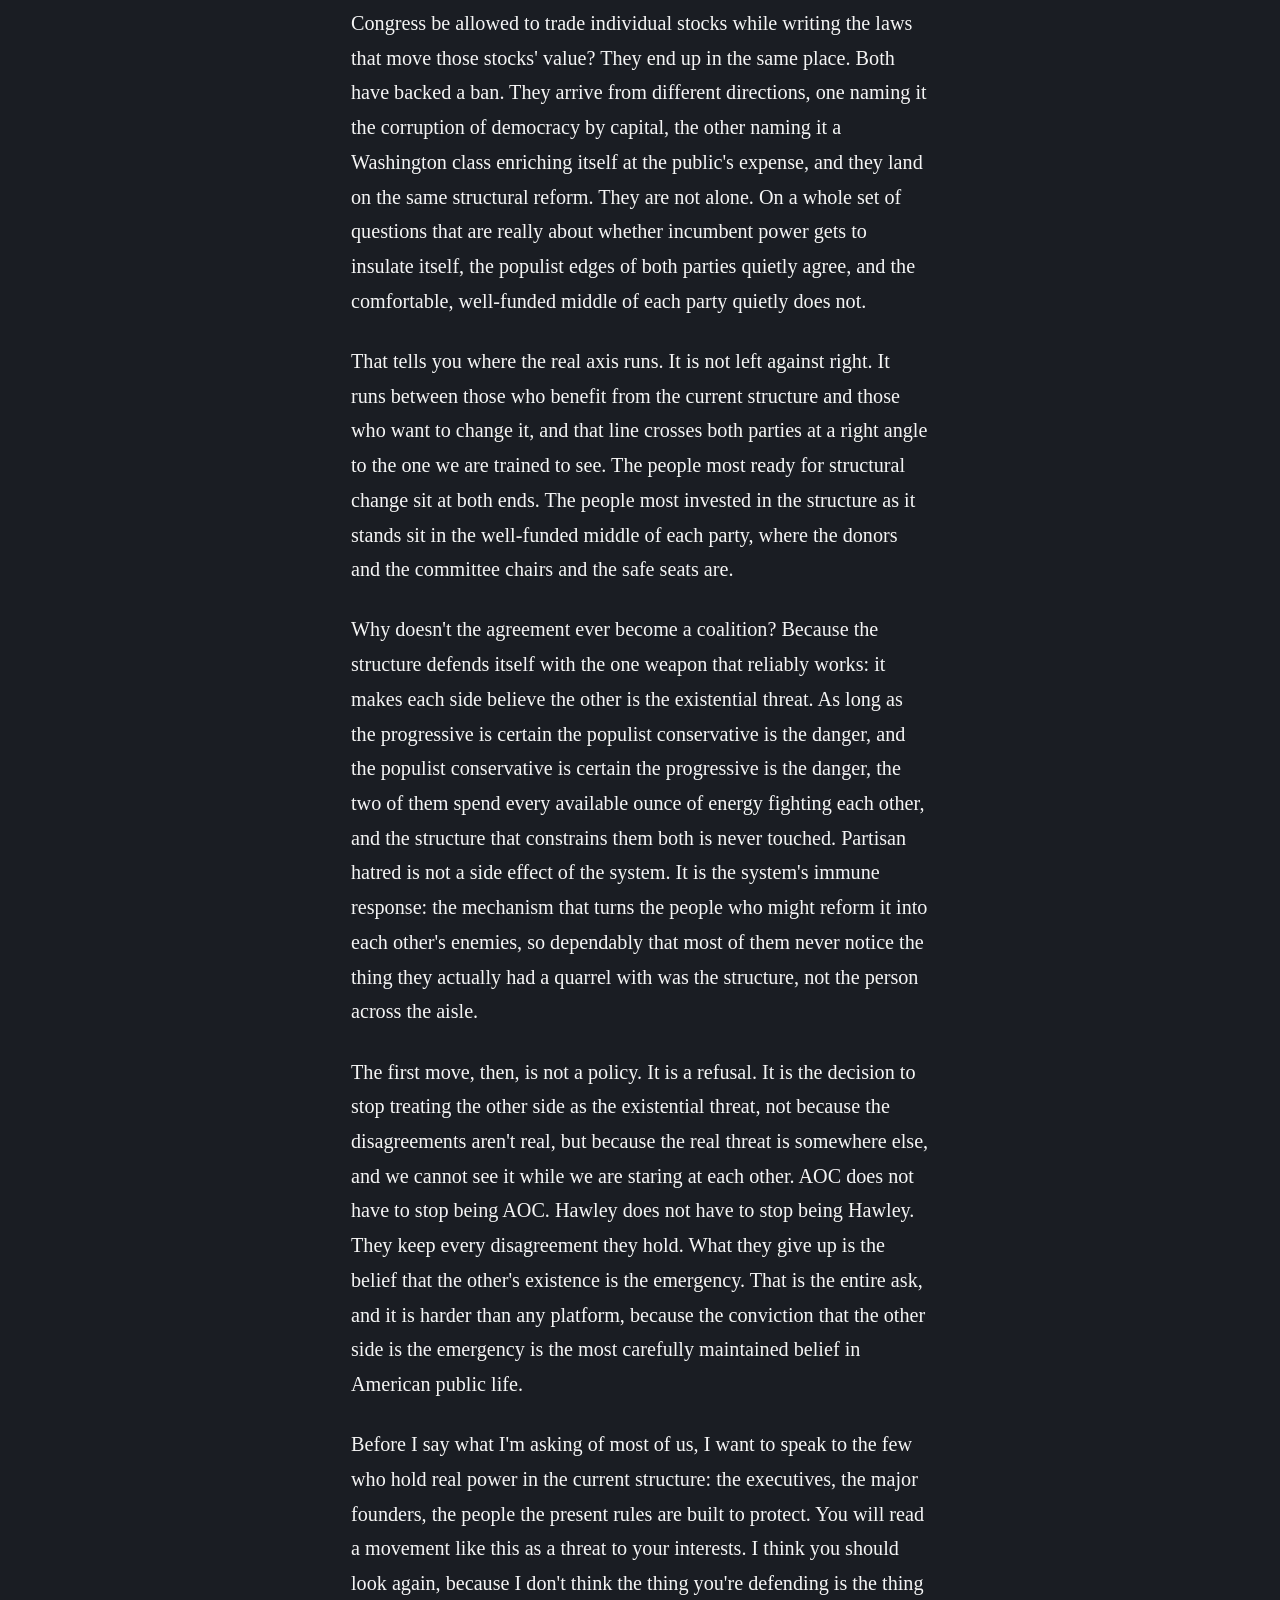
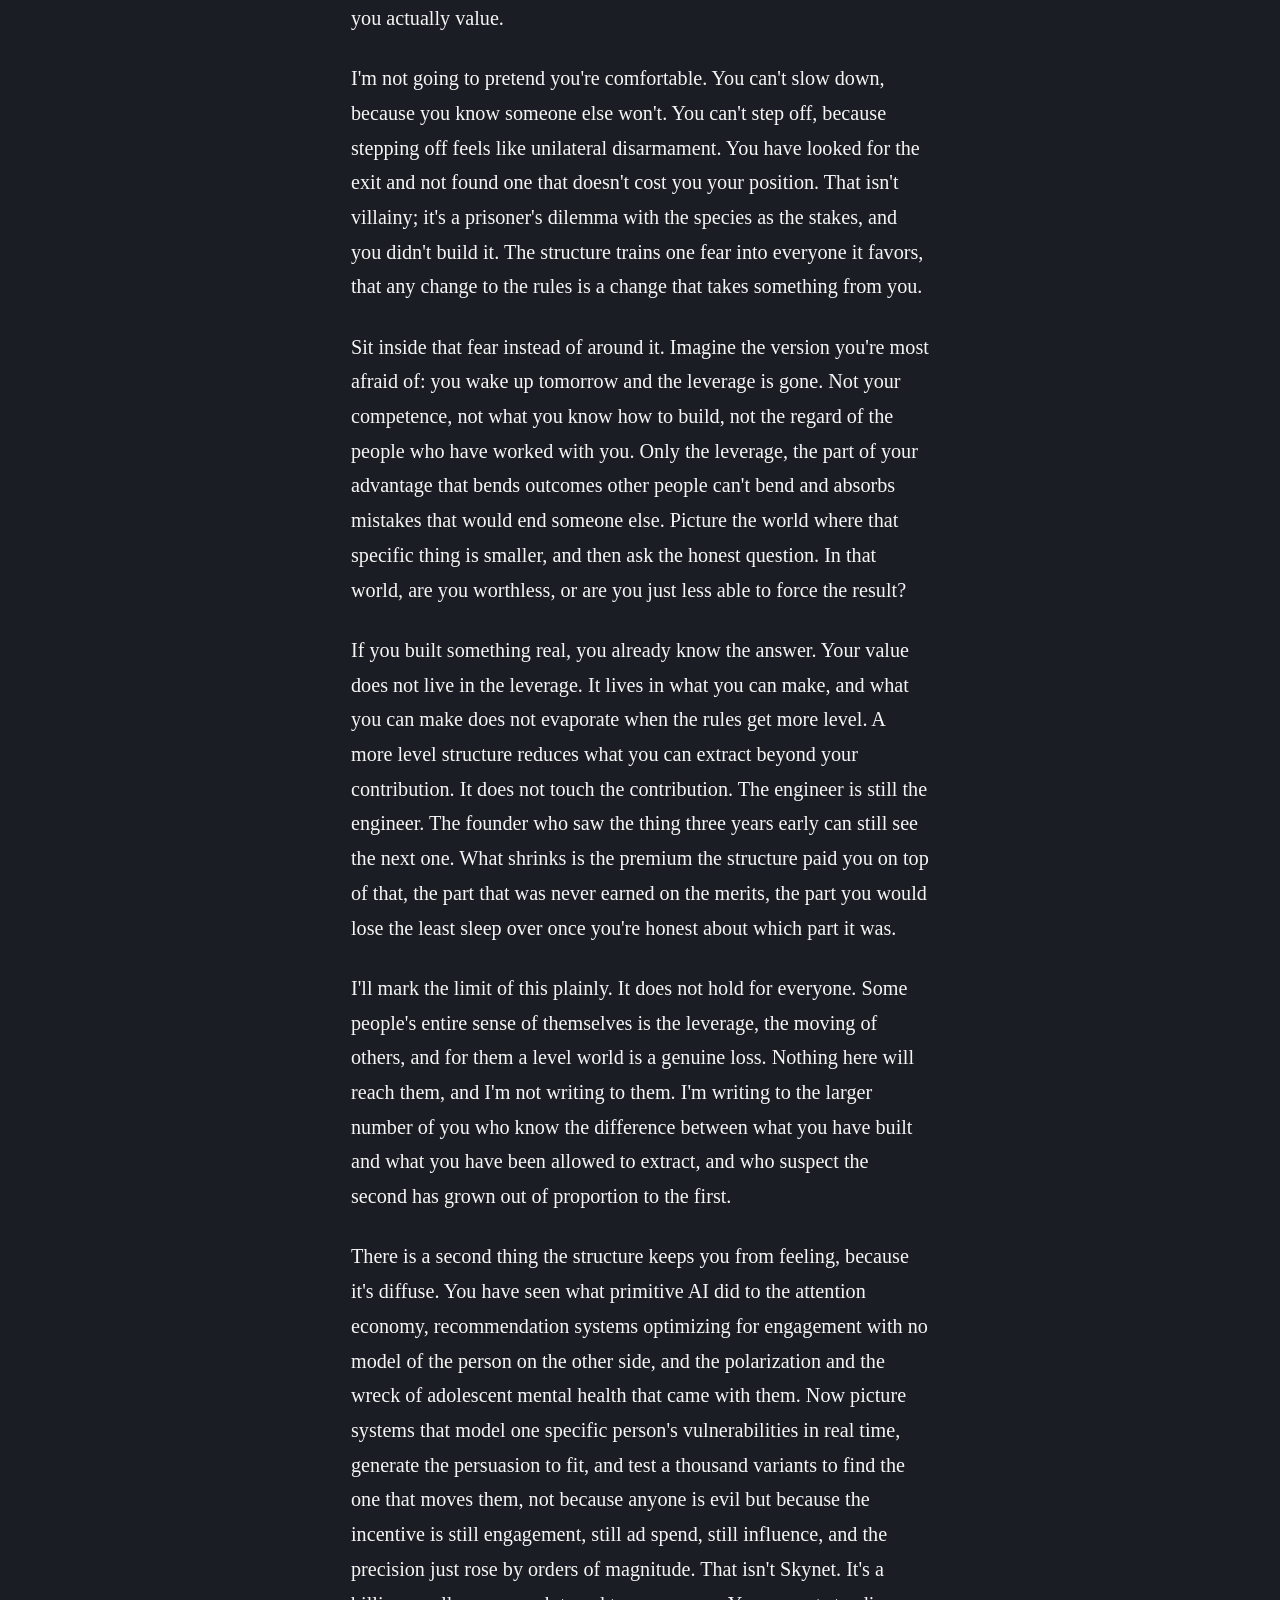
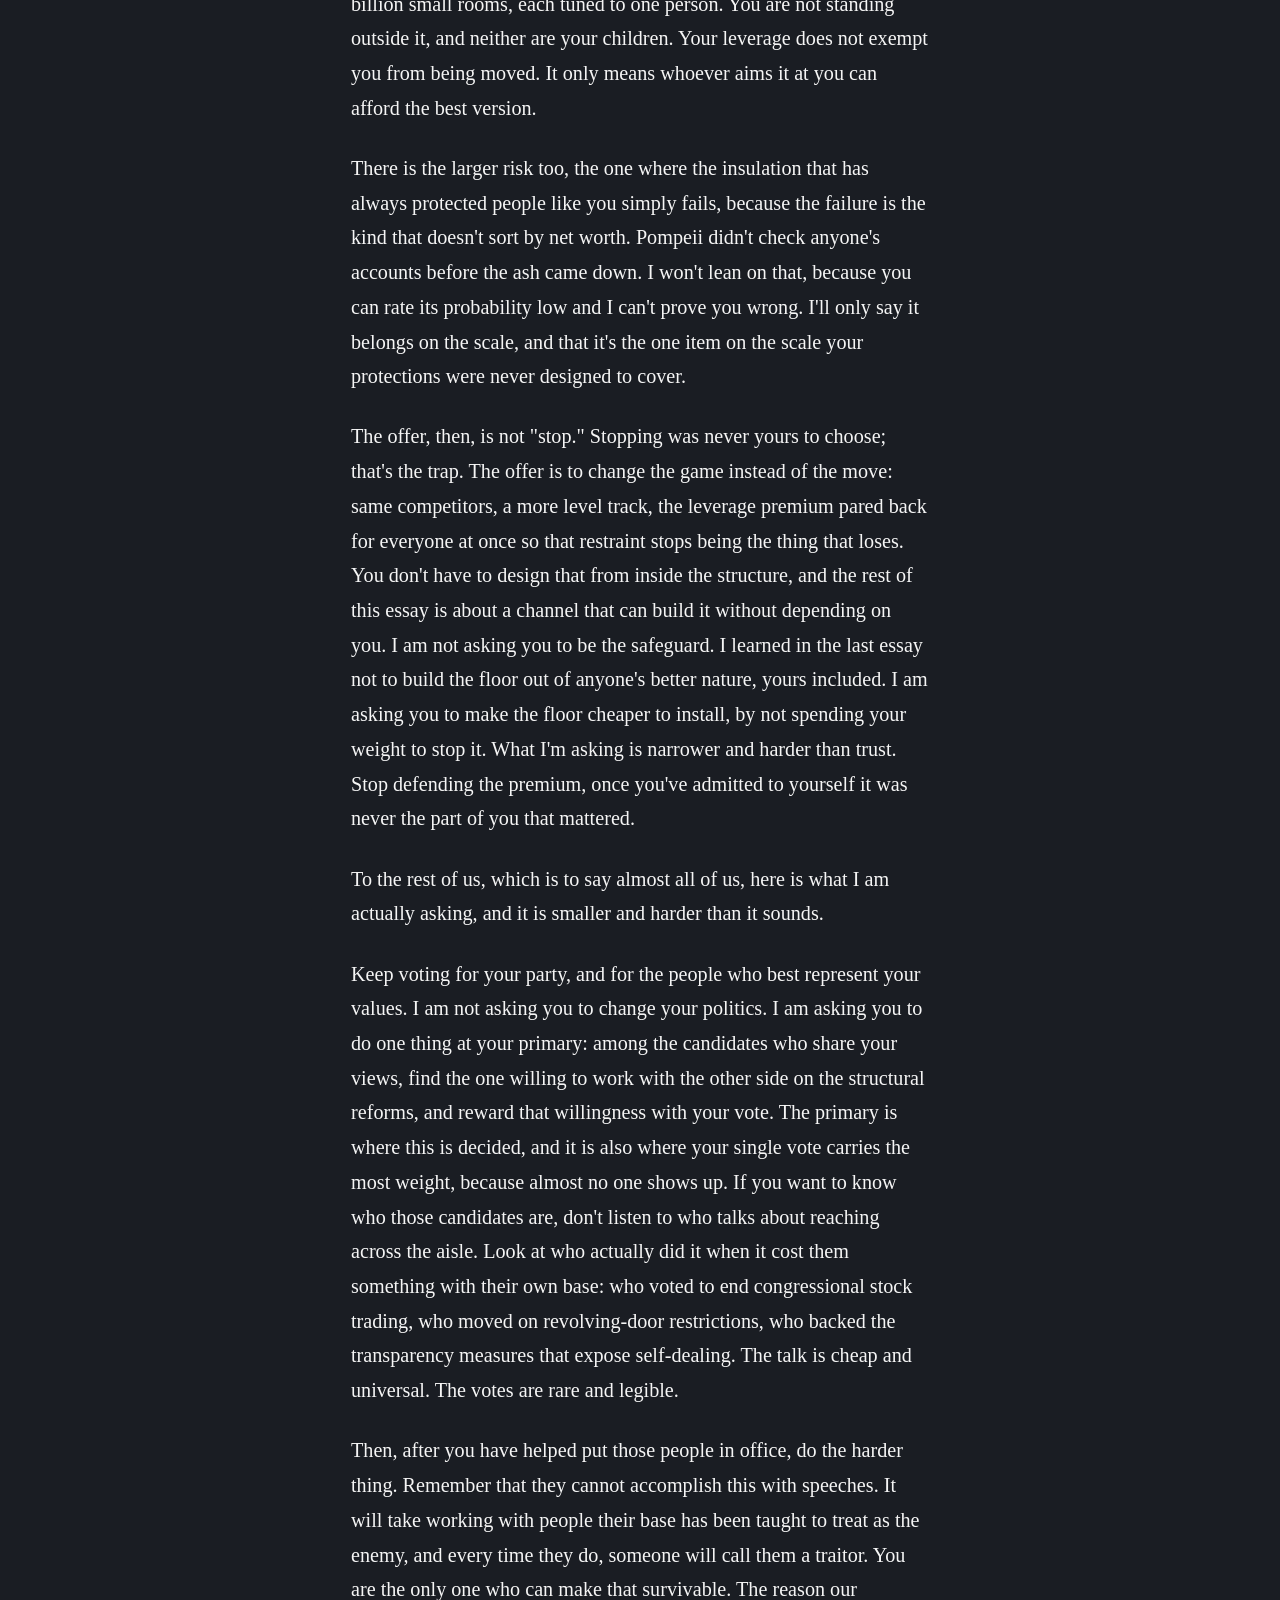
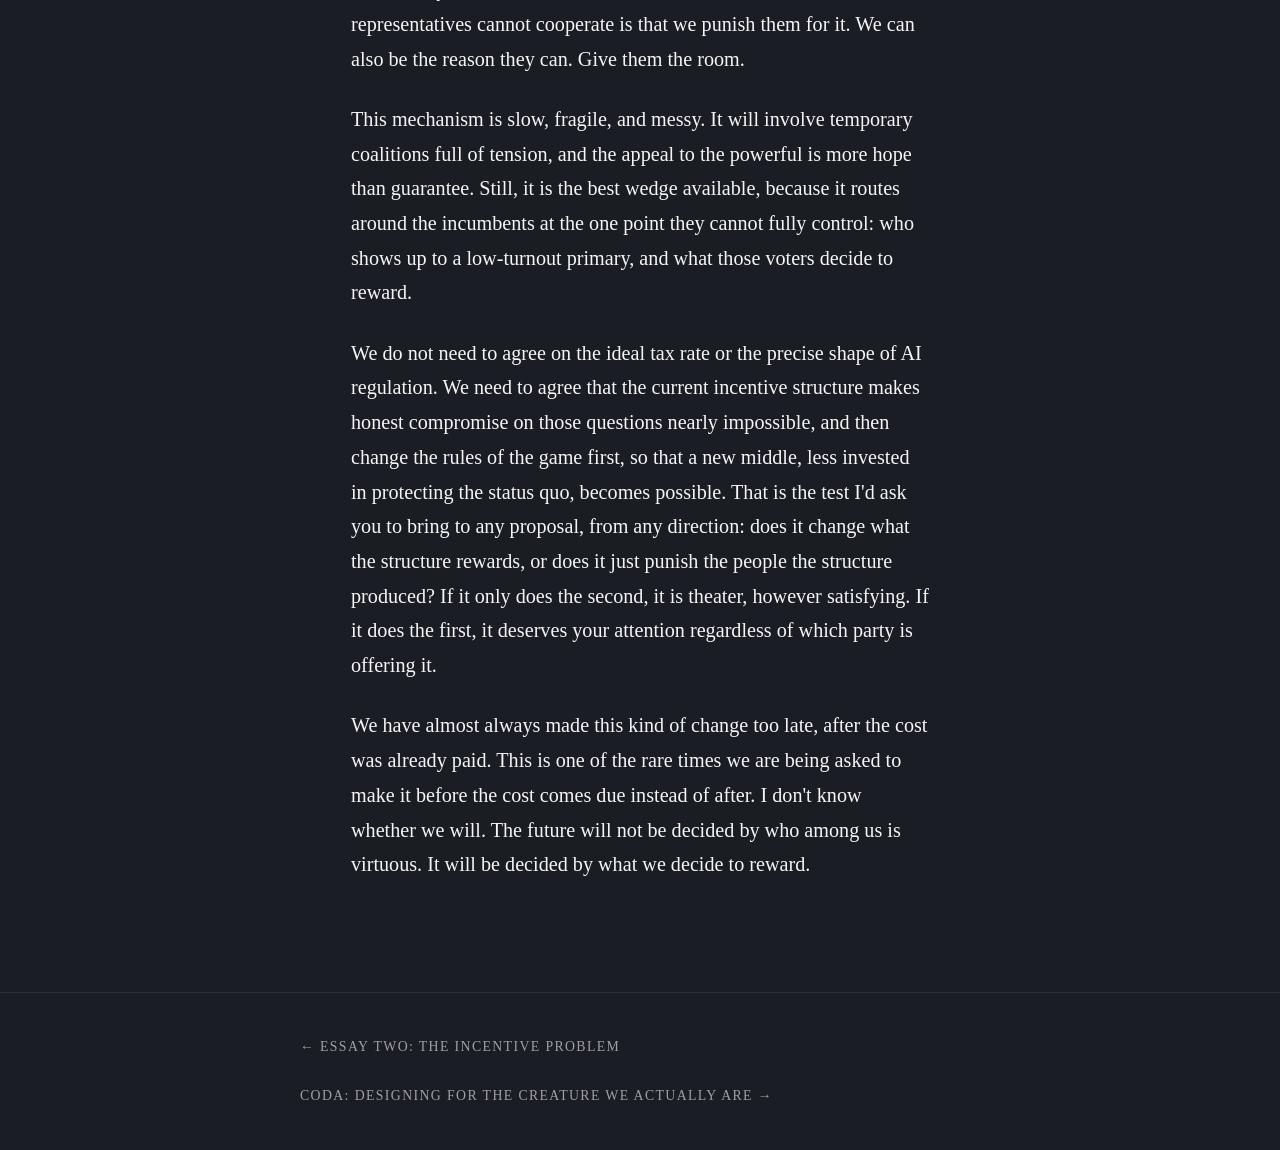
<file: essay-three.html>
<!DOCTYPE html>
<html lang="en">
<head>
<meta charset="UTF-8">
<meta name="viewport" content="width=device-width, initial-scale=1.0">
<title>The Structural Solution — Nicholas Detweiler · Open-Write</title>
<meta name="description" content="Essay three of four. The best mechanism for changing the incentive structure itself — a wedge that routes around incumbents at the one point they cannot fully control.">
<!-- social -->
<link rel="canonical" href="https://open-write-studio.com/essay-three.html">
<meta property="og:type" content="article">
<meta property="og:site_name" content="Open-Write">
<meta property="og:title" content="The Structural Solution — Nicholas Detweiler">
<meta property="og:description" content="Essay three of four. The best mechanism for changing the incentive structure itself.">
<meta property="og:url" content="https://open-write-studio.com/essay-three.html">
<meta property="og:image" content="https://open-write-studio.com/og-image.png">
<meta name="twitter:card" content="summary_large_image">
<meta name="twitter:title" content="The Structural Solution — Nicholas Detweiler">
<meta name="twitter:description" content="Essay three of four. The best mechanism for changing the incentive structure itself.">
<meta name="twitter:image" content="https://open-write-studio.com/og-image.png">
<!-- /social -->
<link rel="icon" href="Logo-square.jpg">
<link rel="stylesheet" href="open-write.css">
</head>
<body>

<div class="topbar">
  <div class="container">
    <div class="logo-container">
      <img src="Logo-banner.jpg" alt="Open-Write Logo" class="topbar-logo">
      <span class="wordmark"><a href="index.html">Open-Write</a></span>
    </div>
    <nav>
      <a href="index.html">Home</a>
      <a href="index.html#system">How it Works</a>
      <a href="index.html#work">Productions</a>
      <a href="index.html#blog">Blog</a>
      <a href="downloads.html">Studio Downloads</a>
      <a href="open-write-studio.html">Studio Online <span class="beta-tag">Beta</span></a>
      <a href="index.html#hire">Work with Developer</a>
    </nav>
  </div>
</div>

<div class="reading">
  <header class="read-head">
    <div class="container">
      <div class="kicker">Essay three of four</div>
      <h1>The Structural Solution</h1>
      <p class="byline">By Nicholas Detweiler</p>
      <div class="meta">
        <span>Essay 3</span>
        <span>Next: <a href="essay-four.html"><em>Designing for the Creature We Actually Are</em></a></span>
      </div>
    </div>
  </header>

  <article class="prose">
      <p class="first">My first essay showed a capability that has arrived ahead of the public's picture of it. My second argued that the danger it represents is not, at root, a problem of bad people: that catastrophic outcomes are produced by structures that reward the wrong things, and that swapping out the individuals inside those structures changes nothing while the structures stand. This essay is about the best mechanism I can find for changing the structure itself.</p>
      <p>I'll say once what I'll only say once: the specific ideas below are not a condition of joining the work I think is necessary. You can reject every prescription here and still belong to it. The work requires only that we accept the shape of the problem: that it is structural, and that structural problems take structural solutions. Everything after that is open.</p>
      <p>The hard part is this. Great structural change almost always arrives as the bill for great structural cost. The pattern is consistent across history: the structure rewards short-term gain over long-term survival, the long-term cost accumulates unpaid, and only when the cost finally comes due, in collapse or war or catastrophe, does the window for real change open. We reform after the disaster, not before it. We have done it that way nearly every time.</p>
      <p>We may not be able to afford to do it that way this time. When the people who study these systems most closely are telling us the threat may be existential, the after-the-disaster model stops being available, because the disaster is the kind you do not get to learn from. We are being asked, then, to make the rare kind of change, the kind that comes before the cost instead of after it, against every habit history has trained into us.</p>
      <p>It can be done. Our founders did not invent the Constitution on the spot. Behind that document lay centuries of accumulated thought: English common law, the long argument of the Enlightenment, the hard example of republics that had failed, and the immediate lesson of the Articles of Confederation proving inadequate. The intellectual foundations were laid long before the moment they were needed; the framers were drawing on work that had been done in advance. That is the posture I am arguing for: do the thinking now, while we still have room to think, about what we would want to build, so that if the moment comes, we are not improvising the design in the rubble.</p>
      <p>It's worth being concrete about what we are trying to prevent, because vagueness invites people to file the whole thing under alarmism and move on. There are two threats, and they are not the same.</p>
      <p>The first is the one the movies trained us to picture: an intelligence we build and then lose control of, a process started that cannot be stopped, the sorcerer's apprentice at civilizational scale. It is the more catastrophic threat and the less likely one. If it arrives, it takes everything, and we do not get a second attempt.</p>
      <p>The second is quieter, more likely, and already underway. It is the use of these systems as instruments of manipulation: machines that learn to move us faster than we can notice we are being moved, deployed by companies whose incentives reward exactly that. This is not science fiction; it is the present business model of much of the internet, about to become far more capable. It is also the clearest illustration of the argument from my last essay: the companies building these tools are not staffed by villains. They are responding to a structure that rewards capturing attention and shaping behavior for short-term profit, with no incentive to weigh the long-term cost to the people being shaped. The manipulation is not a moral failing of the engineers. It is the structure, doing what it rewards.</p>
      <p>One of these threats steals our lives. The other steals every chance we have to think a thought that is actually our own. Both are existential, in different registers.</p>
      <p>We do not get past either by reaching for old-school politics. We must reach for politics anyway, because structural change has to begin where the rules are made. What we cannot do is treat this as one more battle for one party to win over the other. The conviction that the answer is your side finally defeating the other side is not the path to the solution. It is the thing guaranteeing there won't be one.</p>
      <p>Consider two politicians most people would place at opposite ends of everything: Alexandria Ocasio-Cortez and Josh Hawley. On almost any partisan question they are adversaries, and their supporters experience them that way. Ask a narrower question, though: should members of Congress be allowed to trade individual stocks while writing the laws that move those stocks' value? They end up in the same place. Both have backed a ban. They arrive from different directions, one naming it the corruption of democracy by capital, the other naming it a Washington class enriching itself at the public's expense, and they land on the same structural reform. They are not alone. On a whole set of questions that are really about whether incumbent power gets to insulate itself, the populist edges of both parties quietly agree, and the comfortable, well-funded middle of each party quietly does not.</p>
      <p>That tells you where the real axis runs. It is not left against right. It runs between those who benefit from the current structure and those who want to change it, and that line crosses both parties at a right angle to the one we are trained to see. The people most ready for structural change sit at both ends. The people most invested in the structure as it stands sit in the well-funded middle of each party, where the donors and the committee chairs and the safe seats are.</p>
      <p>Why doesn't the agreement ever become a coalition? Because the structure defends itself with the one weapon that reliably works: it makes each side believe the other is the existential threat. As long as the progressive is certain the populist conservative is the danger, and the populist conservative is certain the progressive is the danger, the two of them spend every available ounce of energy fighting each other, and the structure that constrains them both is never touched. Partisan hatred is not a side effect of the system. It is the system's immune response: the mechanism that turns the people who might reform it into each other's enemies, so dependably that most of them never notice the thing they actually had a quarrel with was the structure, not the person across the aisle.</p>
      <p>The first move, then, is not a policy. It is a refusal. It is the decision to stop treating the other side as the existential threat, not because the disagreements aren't real, but because the real threat is somewhere else, and we cannot see it while we are staring at each other. AOC does not have to stop being AOC. Hawley does not have to stop being Hawley. They keep every disagreement they hold. What they give up is the belief that the other's existence is the emergency. That is the entire ask, and it is harder than any platform, because the conviction that the other side is the emergency is the most carefully maintained belief in American public life.</p>
      <p>Before I say what I'm asking of most of us, I want to speak to the few who hold real power in the current structure: the executives, the major founders, the people the present rules are built to protect. You will read a movement like this as a threat to your interests. I think you should look again, because I don't think the thing you're defending is the thing you actually value.</p>
      <p>I'm not going to pretend you're comfortable. You can't slow down, because you know someone else won't. You can't step off, because stepping off feels like unilateral disarmament. You have looked for the exit and not found one that doesn't cost you your position. That isn't villainy; it's a prisoner's dilemma with the species as the stakes, and you didn't build it. The structure trains one fear into everyone it favors, that any change to the rules is a change that takes something from you.</p>
      <p>Sit inside that fear instead of around it. Imagine the version you're most afraid of: you wake up tomorrow and the leverage is gone. Not your competence, not what you know how to build, not the regard of the people who have worked with you. Only the leverage, the part of your advantage that bends outcomes other people can't bend and absorbs mistakes that would end someone else. Picture the world where that specific thing is smaller, and then ask the honest question. In that world, are you worthless, or are you just less able to force the result?</p>
      <p>If you built something real, you already know the answer. Your value does not live in the leverage. It lives in what you can make, and what you can make does not evaporate when the rules get more level. A more level structure reduces what you can extract beyond your contribution. It does not touch the contribution. The engineer is still the engineer. The founder who saw the thing three years early can still see the next one. What shrinks is the premium the structure paid you on top of that, the part that was never earned on the merits, the part you would lose the least sleep over once you're honest about which part it was.</p>
      <p>I'll mark the limit of this plainly. It does not hold for everyone. Some people's entire sense of themselves is the leverage, the moving of others, and for them a level world is a genuine loss. Nothing here will reach them, and I'm not writing to them. I'm writing to the larger number of you who know the difference between what you have built and what you have been allowed to extract, and who suspect the second has grown out of proportion to the first.</p>
      <p>There is a second thing the structure keeps you from feeling, because it's diffuse. You have seen what primitive AI did to the attention economy, recommendation systems optimizing for engagement with no model of the person on the other side, and the polarization and the wreck of adolescent mental health that came with them. Now picture systems that model one specific person's vulnerabilities in real time, generate the persuasion to fit, and test a thousand variants to find the one that moves them, not because anyone is evil but because the incentive is still engagement, still ad spend, still influence, and the precision just rose by orders of magnitude. That isn't Skynet. It's a billion small rooms, each tuned to one person. You are not standing outside it, and neither are your children. Your leverage does not exempt you from being moved. It only means whoever aims it at you can afford the best version.</p>
      <p>There is the larger risk too, the one where the insulation that has always protected people like you simply fails, because the failure is the kind that doesn't sort by net worth. Pompeii didn't check anyone's accounts before the ash came down. I won't lean on that, because you can rate its probability low and I can't prove you wrong. I'll only say it belongs on the scale, and that it's the one item on the scale your protections were never designed to cover.</p>
      <p>The offer, then, is not "stop." Stopping was never yours to choose; that's the trap. The offer is to change the game instead of the move: same competitors, a more level track, the leverage premium pared back for everyone at once so that restraint stops being the thing that loses. You don't have to design that from inside the structure, and the rest of this essay is about a channel that can build it without depending on you. I am not asking you to be the safeguard. I learned in the last essay not to build the floor out of anyone's better nature, yours included. I am asking you to make the floor cheaper to install, by not spending your weight to stop it. What I'm asking is narrower and harder than trust. Stop defending the premium, once you've admitted to yourself it was never the part of you that mattered.</p>
      <p>To the rest of us, which is to say almost all of us, here is what I am actually asking, and it is smaller and harder than it sounds.</p>
      <p>Keep voting for your party, and for the people who best represent your values. I am not asking you to change your politics. I am asking you to do one thing at your primary: among the candidates who share your views, find the one willing to work with the other side on the structural reforms, and reward that willingness with your vote. The primary is where this is decided, and it is also where your single vote carries the most weight, because almost no one shows up. If you want to know who those candidates are, don't listen to who talks about reaching across the aisle. Look at who actually did it when it cost them something with their own base: who voted to end congressional stock trading, who moved on revolving-door restrictions, who backed the transparency measures that expose self-dealing. The talk is cheap and universal. The votes are rare and legible.</p>
      <p>Then, after you have helped put those people in office, do the harder thing. Remember that they cannot accomplish this with speeches. It will take working with people their base has been taught to treat as the enemy, and every time they do, someone will call them a traitor. You are the only one who can make that survivable. The reason our representatives cannot cooperate is that we punish them for it. We can also be the reason they can. Give them the room.</p>
      <p>This mechanism is slow, fragile, and messy. It will involve temporary coalitions full of tension, and the appeal to the powerful is more hope than guarantee. Still, it is the best wedge available, because it routes around the incumbents at the one point they cannot fully control: who shows up to a low-turnout primary, and what those voters decide to reward.</p>
      <p>We do not need to agree on the ideal tax rate or the precise shape of AI regulation. We need to agree that the current incentive structure makes honest compromise on those questions nearly impossible, and then change the rules of the game first, so that a new middle, less invested in protecting the status quo, becomes possible. That is the test I'd ask you to bring to any proposal, from any direction: does it change what the structure rewards, or does it just punish the people the structure produced? If it only does the second, it is theater, however satisfying. If it does the first, it deserves your attention regardless of which party is offering it.</p>
      <p>We have almost always made this kind of change too late, after the cost was already paid. This is one of the rare times we are being asked to make it before the cost comes due instead of after. I don't know whether we will. The future will not be decided by who among us is virtuous. It will be decided by what we decide to reward.</p>
  </article>

  <div class="read-nav">
    <div class="container">
      <a href="essay-incentive-problem.html">← Essay two: The Incentive Problem</a>
      <a href="essay-four.html">Coda: Designing for the Creature We Actually Are →</a>
    </div>
  </div>
</div>

</body>
</html>
</file>
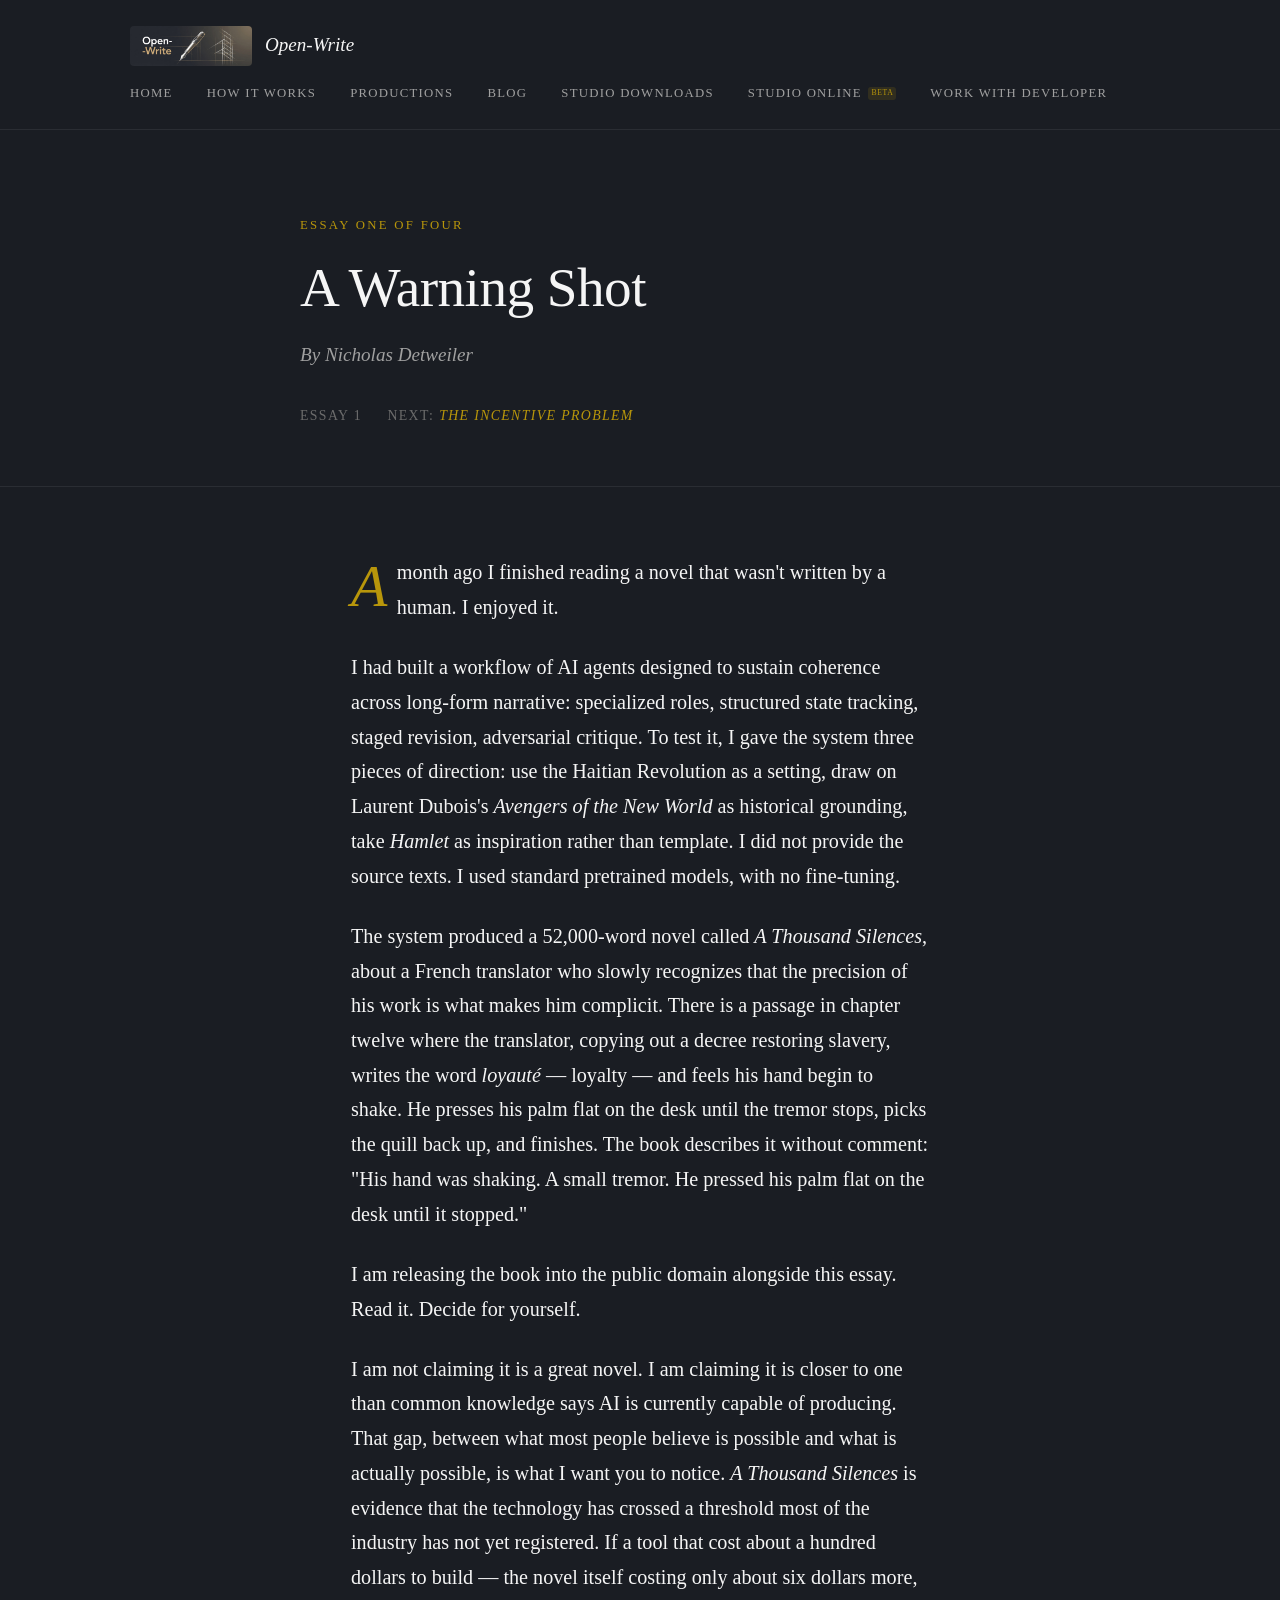
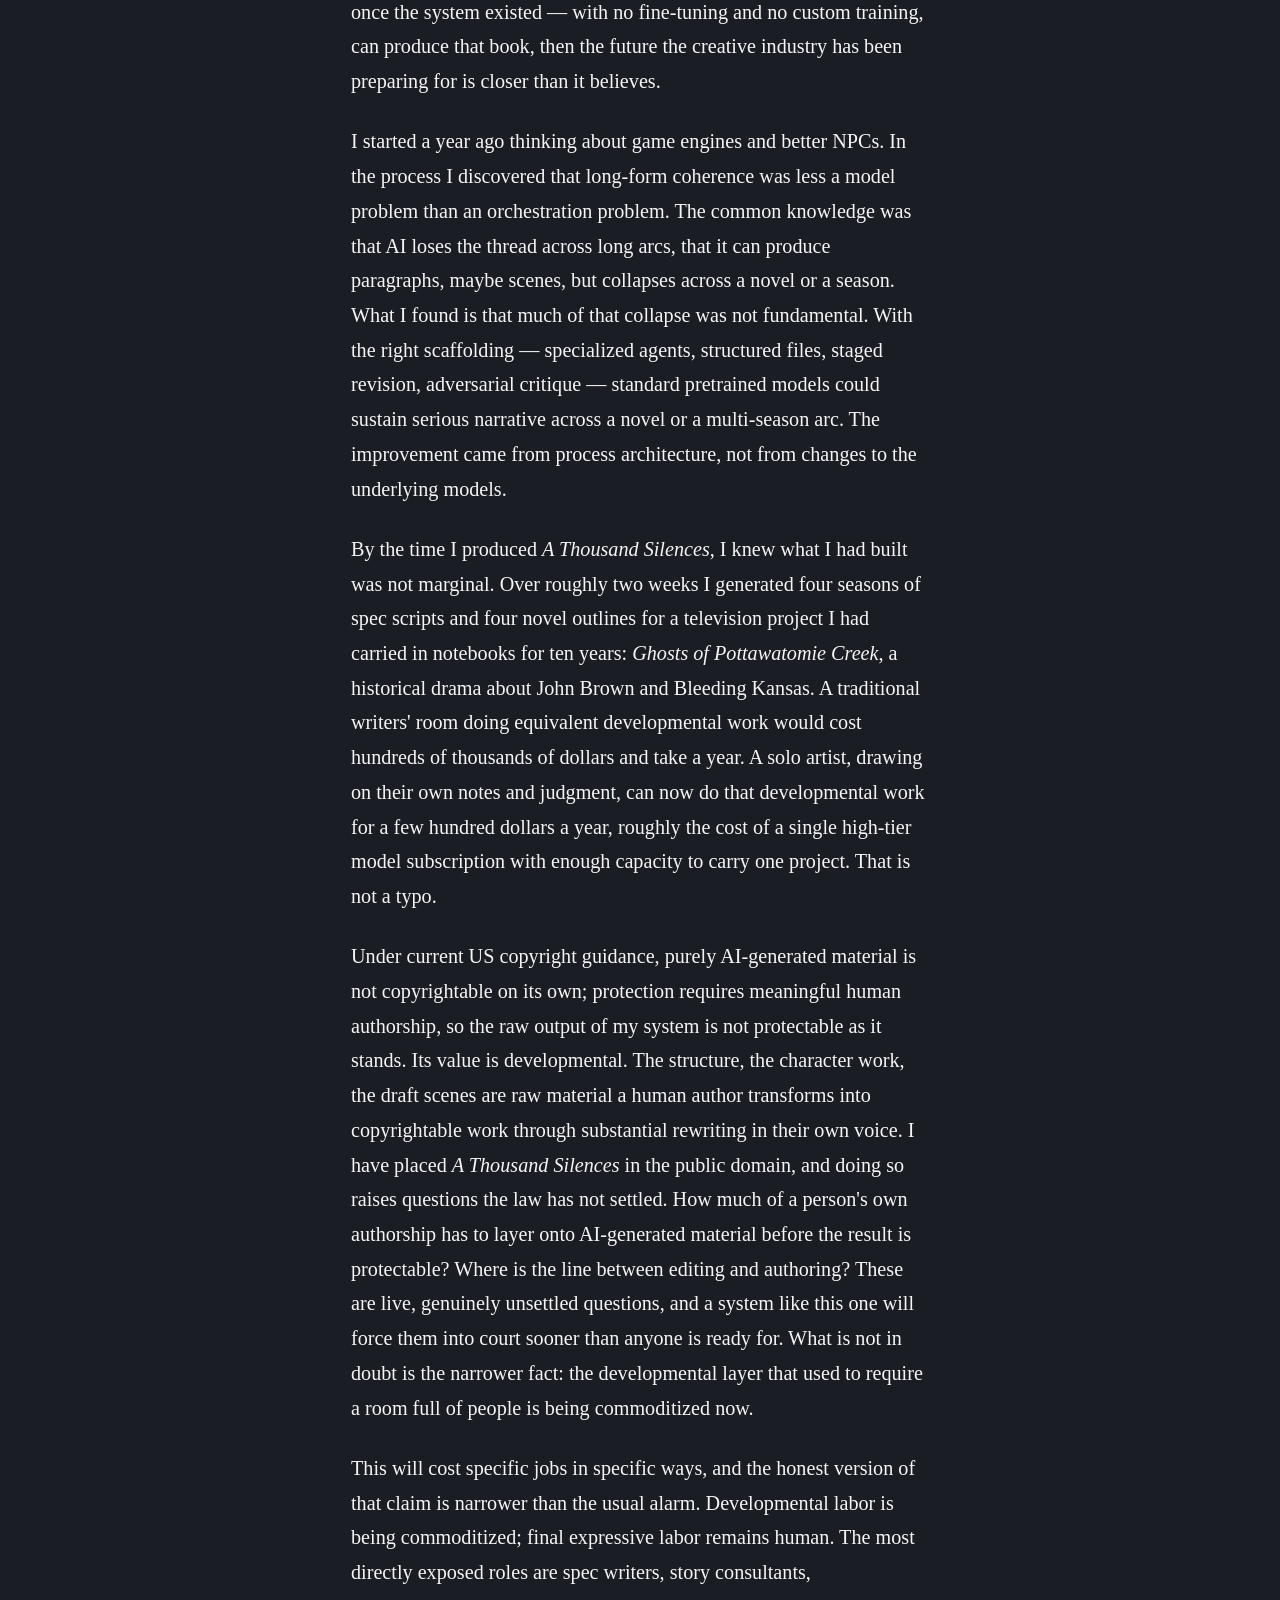
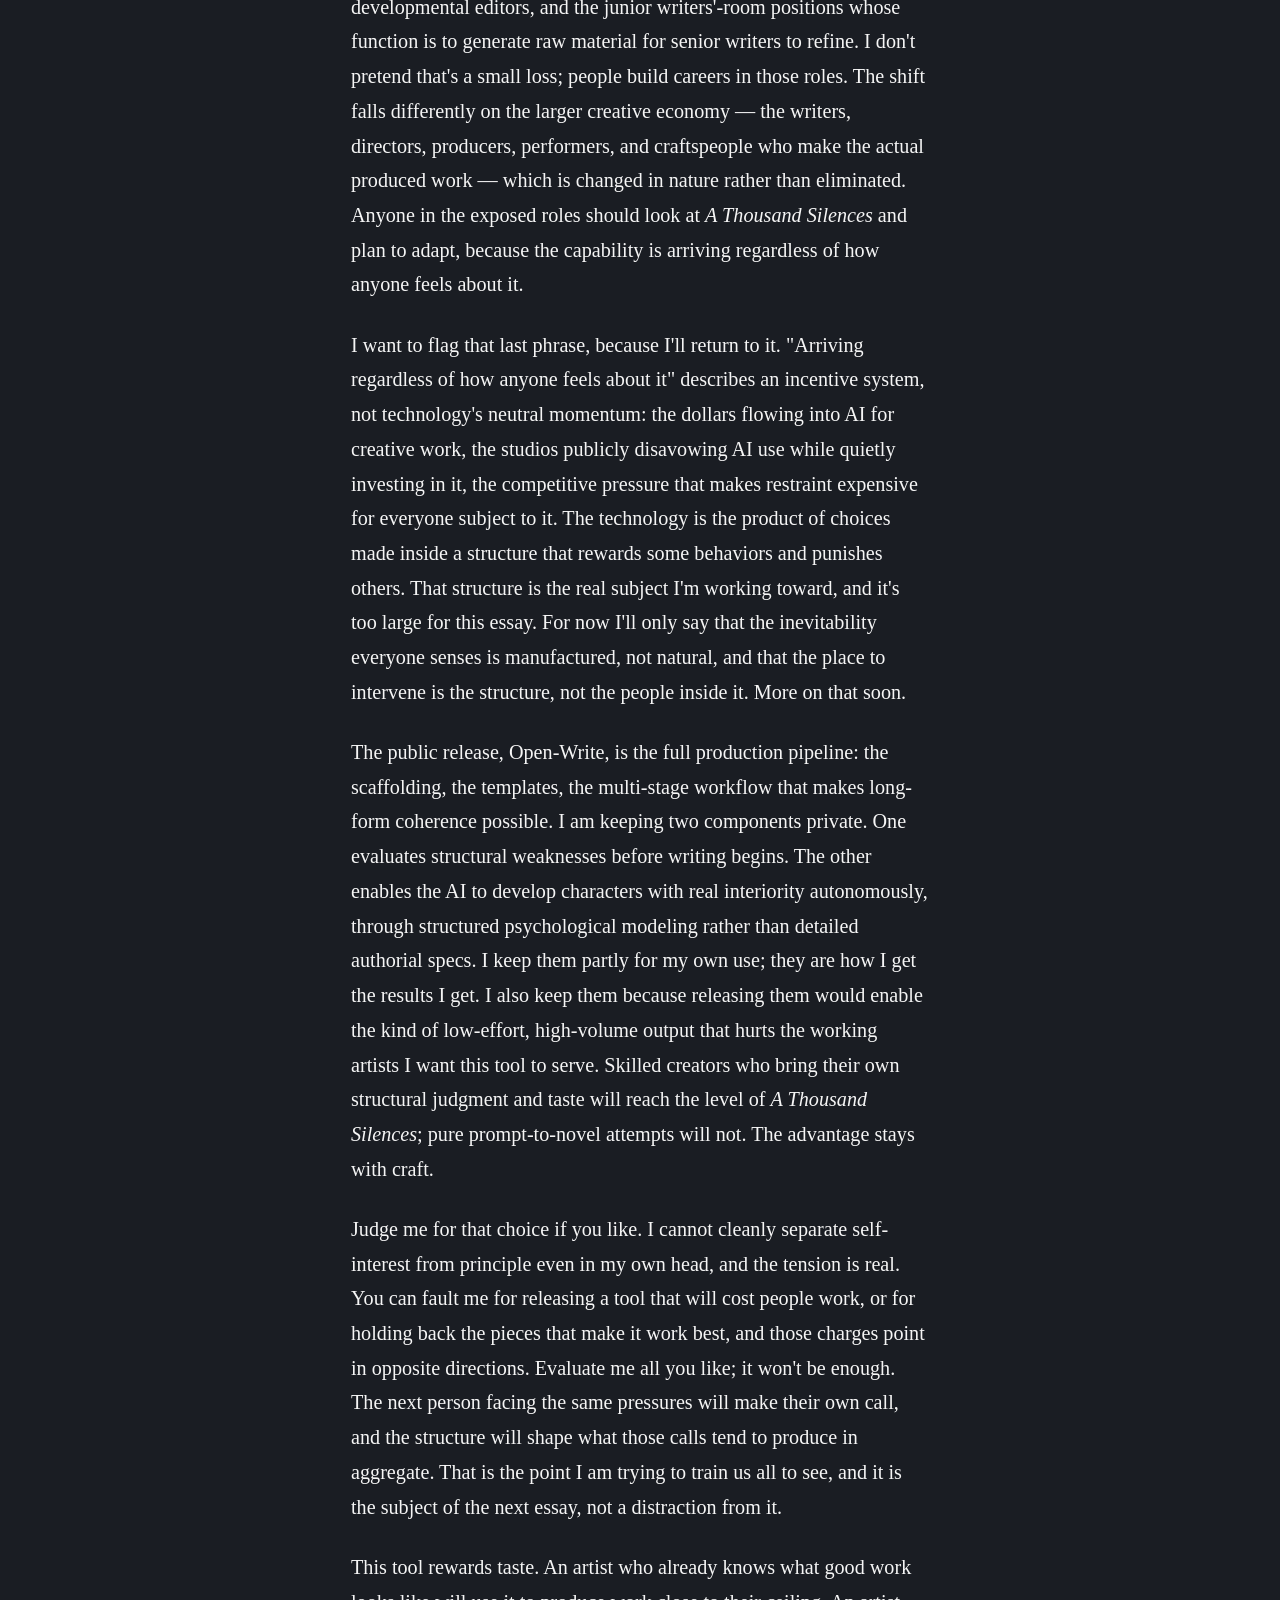
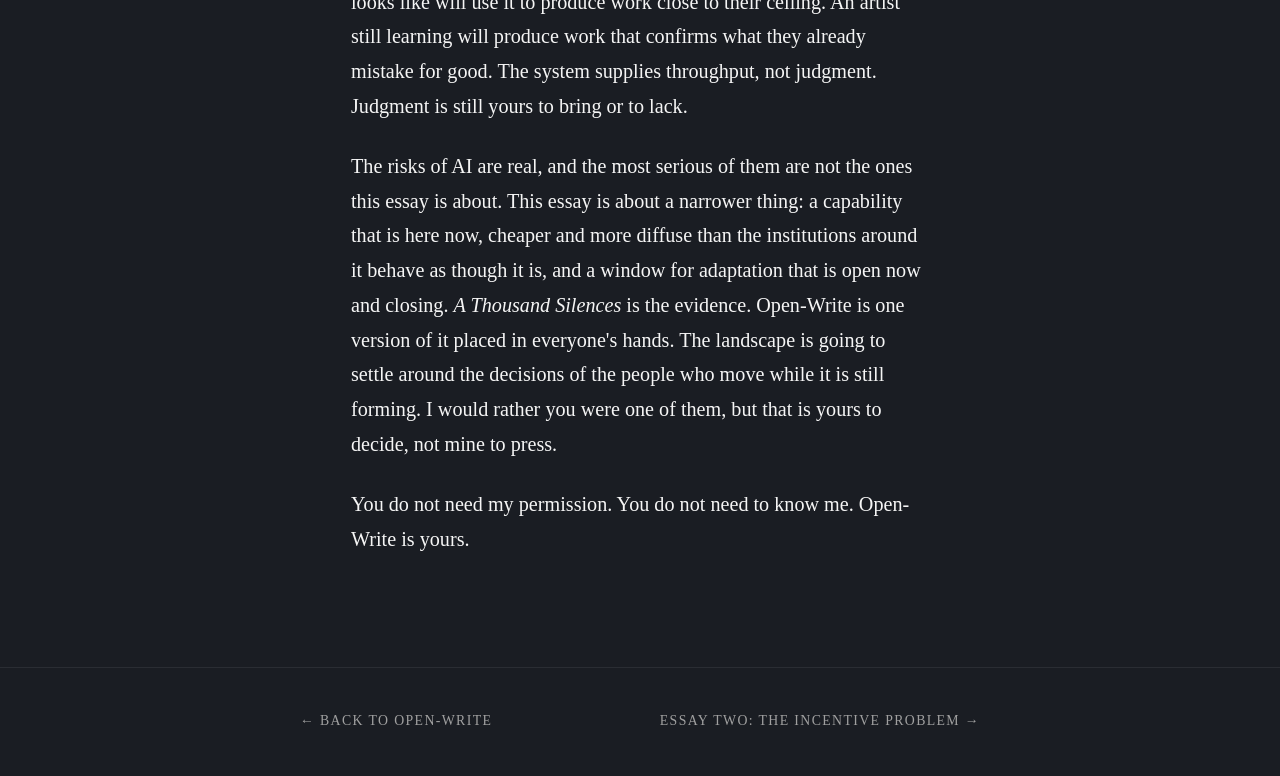
<file: essay-warning-shot.html>
<!DOCTYPE html>
<html lang="en">
<head>
<meta charset="UTF-8">
<meta name="viewport" content="width=device-width, initial-scale=1.0">
<title>A Warning Shot — Nicholas Detweiler · Open-Write</title>
<meta name="description" content="Essay one of four. The evidence that AI capability for creative work has crossed a threshold most of the industry has not yet registered.">
<!-- social -->
<link rel="canonical" href="https://open-write-studio.com/essay-warning-shot.html">
<meta property="og:type" content="article">
<meta property="og:site_name" content="Open-Write">
<meta property="og:title" content="A Warning Shot — Nicholas Detweiler">
<meta property="og:description" content="Essay one of four. Evidence that AI capability for creative work has crossed a threshold most of the industry has not yet registered.">
<meta property="og:url" content="https://open-write-studio.com/essay-warning-shot.html">
<meta property="og:image" content="https://open-write-studio.com/og-image.png">
<meta name="twitter:card" content="summary_large_image">
<meta name="twitter:title" content="A Warning Shot — Nicholas Detweiler">
<meta name="twitter:description" content="Essay one of four. Evidence that AI capability for creative work has crossed a threshold most of the industry has not yet registered.">
<meta name="twitter:image" content="https://open-write-studio.com/og-image.png">
<!-- /social -->
<link rel="icon" href="Logo-square.jpg">
<link rel="stylesheet" href="open-write.css">
</head>
<body>

<div class="topbar">
  <div class="container">
    <div class="logo-container">
      <img src="Logo-banner.jpg" alt="Open-Write Logo" class="topbar-logo">
      <span class="wordmark"><a href="index.html">Open-Write</a></span>
    </div>
    <nav>
      <a href="index.html">Home</a>
      <a href="index.html#system">How it Works</a>
      <a href="index.html#work">Productions</a>
      <a href="index.html#blog">Blog</a>
      <a href="downloads.html">Studio Downloads</a>
      <a href="open-write-studio.html">Studio Online <span class="beta-tag">Beta</span></a>
      <a href="index.html#hire">Work with Developer</a>
    </nav>
  </div>
</div>

<div class="reading">
  <header class="read-head">
    <div class="container">
      <div class="kicker">Essay one of four</div>
      <h1>A Warning Shot</h1>
      <p class="byline">By Nicholas Detweiler</p>
      <div class="meta">
        <span>Essay 1</span>
        <span>Next: <a href="essay-incentive-problem.html"><em>The Incentive Problem</em></a></span>
      </div>
    </div>
  </header>

  <article class="prose">
      <p class="first">A month ago I finished reading a novel that wasn't written by a human. I enjoyed it.</p>
      <p>I had built a workflow of AI agents designed to sustain coherence across long-form narrative: specialized roles, structured state tracking, staged revision, adversarial critique. To test it, I gave the system three pieces of direction: use the Haitian Revolution as a setting, draw on Laurent Dubois's <em>Avengers of the New World</em> as historical grounding, take <em>Hamlet</em> as inspiration rather than template. I did not provide the source texts. I used standard pretrained models, with no fine-tuning.</p>
      <p>The system produced a 52,000-word novel called <em>A Thousand Silences</em>, about a French translator who slowly recognizes that the precision of his work is what makes him complicit. There is a passage in chapter twelve where the translator, copying out a decree restoring slavery, writes the word <em>loyauté</em> — loyalty — and feels his hand begin to shake. He presses his palm flat on the desk until the tremor stops, picks the quill back up, and finishes. The book describes it without comment: "His hand was shaking. A small tremor. He pressed his palm flat on the desk until it stopped."</p>
      <p>I am releasing the book into the public domain alongside this essay. Read it. Decide for yourself.</p>
      <p>I am not claiming it is a great novel. I am claiming it is closer to one than common knowledge says AI is currently capable of producing. That gap, between what most people believe is possible and what is actually possible, is what I want you to notice. <em>A Thousand Silences</em> is evidence that the technology has crossed a threshold most of the industry has not yet registered. If a tool that cost about a hundred dollars to build — the novel itself costing only about six dollars more, once the system existed — with no fine-tuning and no custom training, can produce that book, then the future the creative industry has been preparing for is closer than it believes.</p>
      <p>I started a year ago thinking about game engines and better NPCs. In the process I discovered that long-form coherence was less a model problem than an orchestration problem. The common knowledge was that AI loses the thread across long arcs, that it can produce paragraphs, maybe scenes, but collapses across a novel or a season. What I found is that much of that collapse was not fundamental. With the right scaffolding — specialized agents, structured files, staged revision, adversarial critique — standard pretrained models could sustain serious narrative across a novel or a multi-season arc. The improvement came from process architecture, not from changes to the underlying models.</p>
      <p>By the time I produced <em>A Thousand Silences</em>, I knew what I had built was not marginal. Over roughly two weeks I generated four seasons of spec scripts and four novel outlines for a television project I had carried in notebooks for ten years: <em>Ghosts of Pottawatomie Creek</em>, a historical drama about John Brown and Bleeding Kansas. A traditional writers' room doing equivalent developmental work would cost hundreds of thousands of dollars and take a year. A solo artist, drawing on their own notes and judgment, can now do that developmental work for a few hundred dollars a year, roughly the cost of a single high-tier model subscription with enough capacity to carry one project. That is not a typo.</p>
      <p>Under current US copyright guidance, purely AI-generated material is not copyrightable on its own; protection requires meaningful human authorship, so the raw output of my system is not protectable as it stands. Its value is developmental. The structure, the character work, the draft scenes are raw material a human author transforms into copyrightable work through substantial rewriting in their own voice. I have placed <em>A Thousand Silences</em> in the public domain, and doing so raises questions the law has not settled. How much of a person's own authorship has to layer onto AI-generated material before the result is protectable? Where is the line between editing and authoring? These are live, genuinely unsettled questions, and a system like this one will force them into court sooner than anyone is ready for. What is not in doubt is the narrower fact: the developmental layer that used to require a room full of people is being commoditized now.</p>
      <p>This will cost specific jobs in specific ways, and the honest version of that claim is narrower than the usual alarm. Developmental labor is being commoditized; final expressive labor remains human. The most directly exposed roles are spec writers, story consultants, developmental editors, and the junior writers'-room positions whose function is to generate raw material for senior writers to refine. I don't pretend that's a small loss; people build careers in those roles. The shift falls differently on the larger creative economy — the writers, directors, producers, performers, and craftspeople who make the actual produced work — which is changed in nature rather than eliminated. Anyone in the exposed roles should look at <em>A Thousand Silences</em> and plan to adapt, because the capability is arriving regardless of how anyone feels about it.</p>
      <p>I want to flag that last phrase, because I'll return to it. "Arriving regardless of how anyone feels about it" describes an incentive system, not technology's neutral momentum: the dollars flowing into AI for creative work, the studios publicly disavowing AI use while quietly investing in it, the competitive pressure that makes restraint expensive for everyone subject to it. The technology is the product of choices made inside a structure that rewards some behaviors and punishes others. That structure is the real subject I'm working toward, and it's too large for this essay. For now I'll only say that the inevitability everyone senses is manufactured, not natural, and that the place to intervene is the structure, not the people inside it. More on that soon.</p>
      <p>The public release, Open-Write, is the full production pipeline: the scaffolding, the templates, the multi-stage workflow that makes long-form coherence possible. I am keeping two components private. One evaluates structural weaknesses before writing begins. The other enables the AI to develop characters with real interiority autonomously, through structured psychological modeling rather than detailed authorial specs. I keep them partly for my own use; they are how I get the results I get. I also keep them because releasing them would enable the kind of low-effort, high-volume output that hurts the working artists I want this tool to serve. Skilled creators who bring their own structural judgment and taste will reach the level of <em>A Thousand Silences</em>; pure prompt-to-novel attempts will not. The advantage stays with craft.</p>
      <p>Judge me for that choice if you like. I cannot cleanly separate self-interest from principle even in my own head, and the tension is real. You can fault me for releasing a tool that will cost people work, or for holding back the pieces that make it work best, and those charges point in opposite directions. Evaluate me all you like; it won't be enough. The next person facing the same pressures will make their own call, and the structure will shape what those calls tend to produce in aggregate. That is the point I am trying to train us all to see, and it is the subject of the next essay, not a distraction from it.</p>
      <p>This tool rewards taste. An artist who already knows what good work looks like will use it to produce work close to their ceiling. An artist still learning will produce work that confirms what they already mistake for good. The system supplies throughput, not judgment. Judgment is still yours to bring or to lack.</p>
      <p>The risks of AI are real, and the most serious of them are not the ones this essay is about. This essay is about a narrower thing: a capability that is here now, cheaper and more diffuse than the institutions around it behave as though it is, and a window for adaptation that is open now and closing. <em>A Thousand Silences</em> is the evidence. Open-Write is one version of it placed in everyone's hands. The landscape is going to settle around the decisions of the people who move while it is still forming. I would rather you were one of them, but that is yours to decide, not mine to press.</p>
      <p>You do not need my permission. You do not need to know me. Open-Write is yours.</p>
  </article>

  <div class="read-nav">
    <div class="container">
      <a href="index.html">← Back to Open-Write</a>
      <a href="essay-incentive-problem.html">Essay two: The Incentive Problem →</a>
    </div>
  </div>
</div>

</body>
</html>
</file>
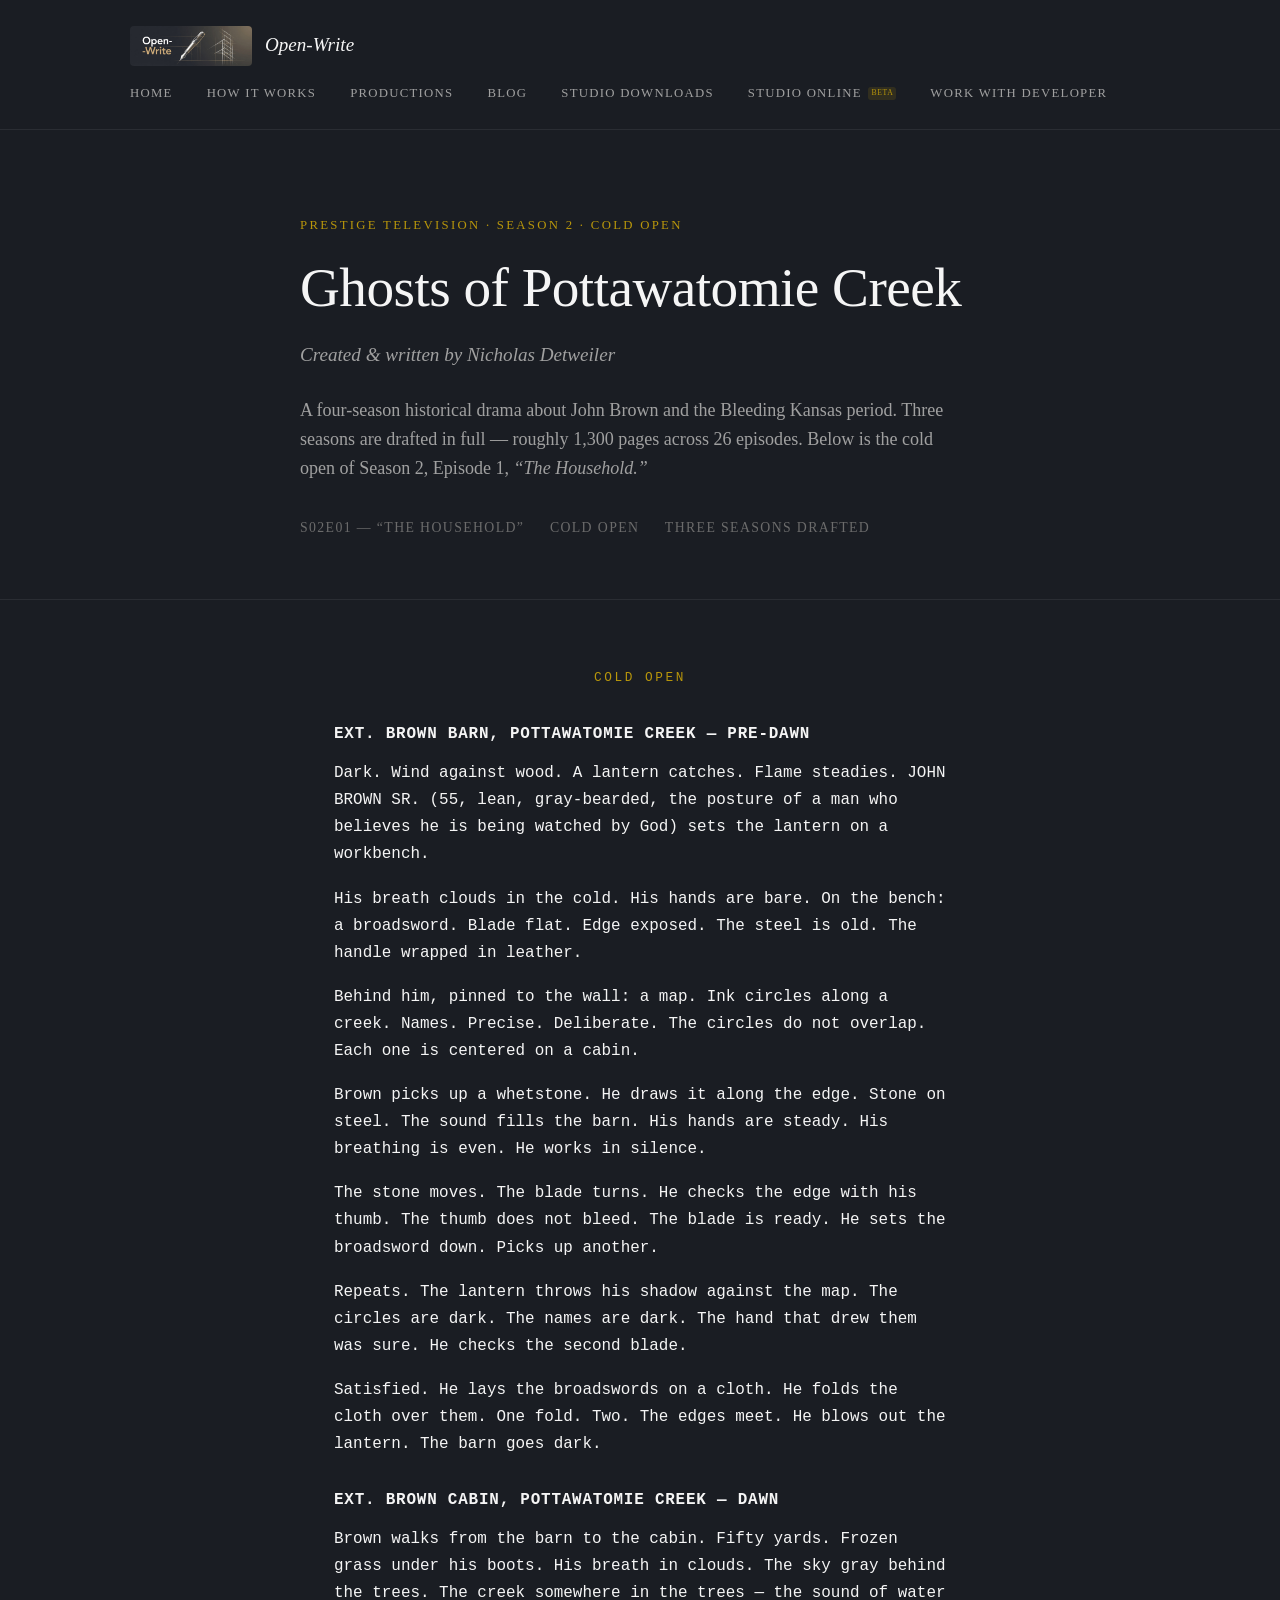
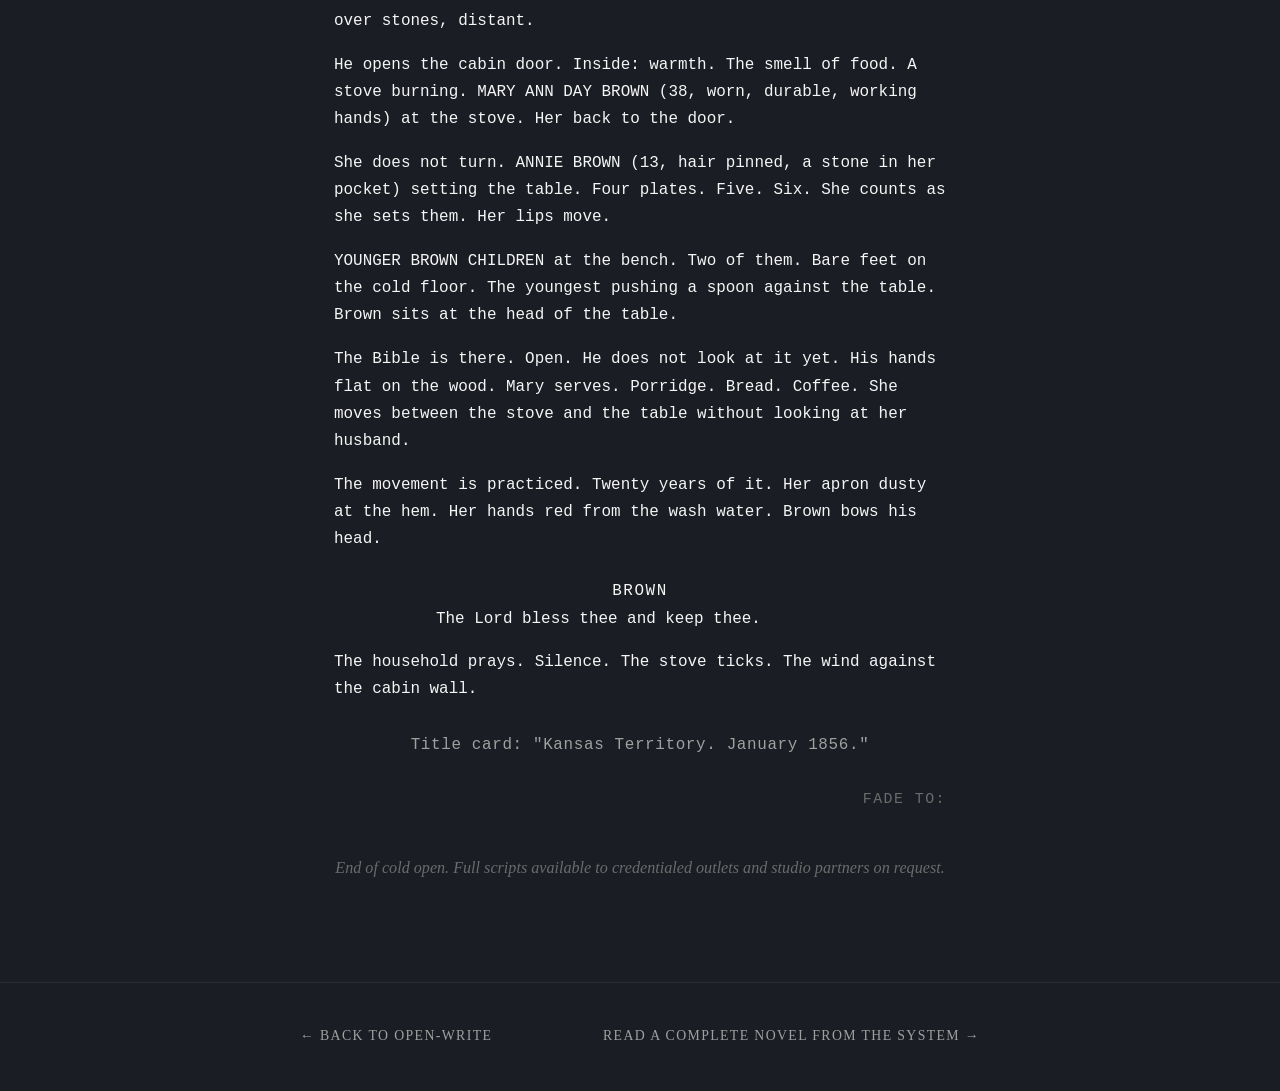
<file: gopc-excerpt.html>
<!DOCTYPE html>
<html lang="en">
<head>
<meta charset="UTF-8">
<meta name="viewport" content="width=device-width, initial-scale=1.0">
<title>Ghosts of Pottawatomie Creek — Season 2 cold open · Open-Write</title>
<meta name="description" content="The cold open of Season 2, Episode 1 of Ghosts of Pottawatomie Creek, a four-season historical drama produced by the Open-Write system.">
<!-- social -->
<link rel="canonical" href="https://open-write-studio.com/gopc-excerpt.html">
<meta property="og:type" content="article">
<meta property="og:site_name" content="Open-Write">
<meta property="og:title" content="Ghosts of Pottawatomie Creek — Season 2 cold open">
<meta property="og:description" content="The cold open of Season 2 of Ghosts of Pottawatomie Creek, a four-season historical drama produced by the Open-Write system.">
<meta property="og:url" content="https://open-write-studio.com/gopc-excerpt.html">
<meta property="og:image" content="https://open-write-studio.com/og-image.png">
<meta name="twitter:card" content="summary_large_image">
<meta name="twitter:title" content="Ghosts of Pottawatomie Creek — Season 2 cold open">
<meta name="twitter:description" content="The cold open of Season 2 of Ghosts of Pottawatomie Creek, a four-season historical drama produced by the Open-Write system.">
<meta name="twitter:image" content="https://open-write-studio.com/og-image.png">
<!-- /social -->
<link rel="icon" href="Logo-square.jpg">
<link rel="stylesheet" href="open-write.css">
</head>
<body>

<div class="topbar">
  <div class="container">
    <div class="logo-container">
      <img src="Logo-banner.jpg" alt="Open-Write Logo" class="topbar-logo">
      <span class="wordmark"><a href="index.html">Open-Write</a></span>
    </div>
    <nav>
      <a href="index.html">Home</a>
      <a href="index.html#system">How it Works</a>
      <a href="index.html#work">Productions</a>
      <a href="index.html#blog">Blog</a>
      <a href="downloads.html">Studio Downloads</a>
      <a href="open-write-studio.html">Studio Online <span class="beta-tag">Beta</span></a>
      <a href="index.html#hire">Work with Developer</a>
    </nav>
  </div>
</div>

<div class="reading">
  <header class="read-head">
    <div class="container">
      <div class="kicker">Prestige television · Season 2 · cold open</div>
      <h1>Ghosts of Pottawatomie Creek</h1>
      <p class="byline">Created &amp; written by Nicholas Detweiler</p>
      <p class="deck">A four-season historical drama about John Brown and the Bleeding Kansas period. Three seasons are drafted in full — roughly 1,300 pages across 26 episodes. Below is the cold open of Season&nbsp;2, Episode&nbsp;1, <em>&ldquo;The Household.&rdquo;</em></p>
      <div class="meta">
        <span>S02E01 — &ldquo;The Household&rdquo;</span>
        <span>Cold open</span>
        <span>Three seasons drafted</span>
      </div>
    </div>
  </header>

  <article class="screenplay">
      <p class="scene-mark">COLD OPEN</p>
      <p class="slug">EXT. BROWN BARN, POTTAWATOMIE CREEK — PRE-DAWN</p>
      <p class="action">Dark. Wind against wood. A lantern catches. Flame steadies. JOHN BROWN SR. (55, lean, gray-bearded, the posture of a man who believes he is being watched by God) sets the lantern on a workbench.</p>
      <p class="action">His breath clouds in the cold. His hands are bare. On the bench: a broadsword. Blade flat. Edge exposed. The steel is old. The handle wrapped in leather.</p>
      <p class="action">Behind him, pinned to the wall: a map. Ink circles along a creek. Names. Precise. Deliberate. The circles do not overlap. Each one is centered on a cabin.</p>
      <p class="action">Brown picks up a whetstone. He draws it along the edge. Stone on steel. The sound fills the barn. His hands are steady. His breathing is even. He works in silence.</p>
      <p class="action">The stone moves. The blade turns. He checks the edge with his thumb. The thumb does not bleed. The blade is ready. He sets the broadsword down. Picks up another.</p>
      <p class="action">Repeats. The lantern throws his shadow against the map. The circles are dark. The names are dark. The hand that drew them was sure. He checks the second blade.</p>
      <p class="action">Satisfied. He lays the broadswords on a cloth. He folds the cloth over them. One fold. Two. The edges meet. He blows out the lantern. The barn goes dark.</p>
      <p class="slug">EXT. BROWN CABIN, POTTAWATOMIE CREEK — DAWN</p>
      <p class="action">Brown walks from the barn to the cabin. Fifty yards. Frozen grass under his boots. His breath in clouds. The sky gray behind the trees. The creek somewhere in the trees — the sound of water over stones, distant.</p>
      <p class="action">He opens the cabin door. Inside: warmth. The smell of food. A stove burning. MARY ANN DAY BROWN (38, worn, durable, working hands) at the stove. Her back to the door.</p>
      <p class="action">She does not turn. ANNIE BROWN (13, hair pinned, a stone in her pocket) setting the table. Four plates. Five. Six. She counts as she sets them. Her lips move.</p>
      <p class="action">YOUNGER BROWN CHILDREN at the bench. Two of them. Bare feet on the cold floor. The youngest pushing a spoon against the table. Brown sits at the head of the table.</p>
      <p class="action">The Bible is there. Open. He does not look at it yet. His hands flat on the wood. Mary serves. Porridge. Bread. Coffee. She moves between the stove and the table without looking at her husband.</p>
      <p class="action">The movement is practiced. Twenty years of it. Her apron dusty at the hem. Her hands red from the wash water. Brown bows his head.</p>
      <p class="cue">BROWN</p>
      <p class="dialogue">The Lord bless thee and keep thee.</p>
      <p class="action">The household prays. Silence. The stove ticks. The wind against the cabin wall.</p>
      <p class="titlecard">Title card: "Kansas Territory. January 1856."</p>
      <p class="transition">FADE TO:</p>
    <p style="text-align:center;color:var(--muted);font-style:italic;font-size:0.95rem;margin-top:2.5rem;">End of cold open. Full scripts available to credentialed outlets and studio partners on request.</p>
  </article>

  <div class="read-nav">
    <div class="container">
      <a href="index.html">← Back to Open-Write</a>
      <a href="a-thousand-silences.html">Read a complete novel from the system →</a>
    </div>
  </div>
</div>

</body>
</html>
</file>
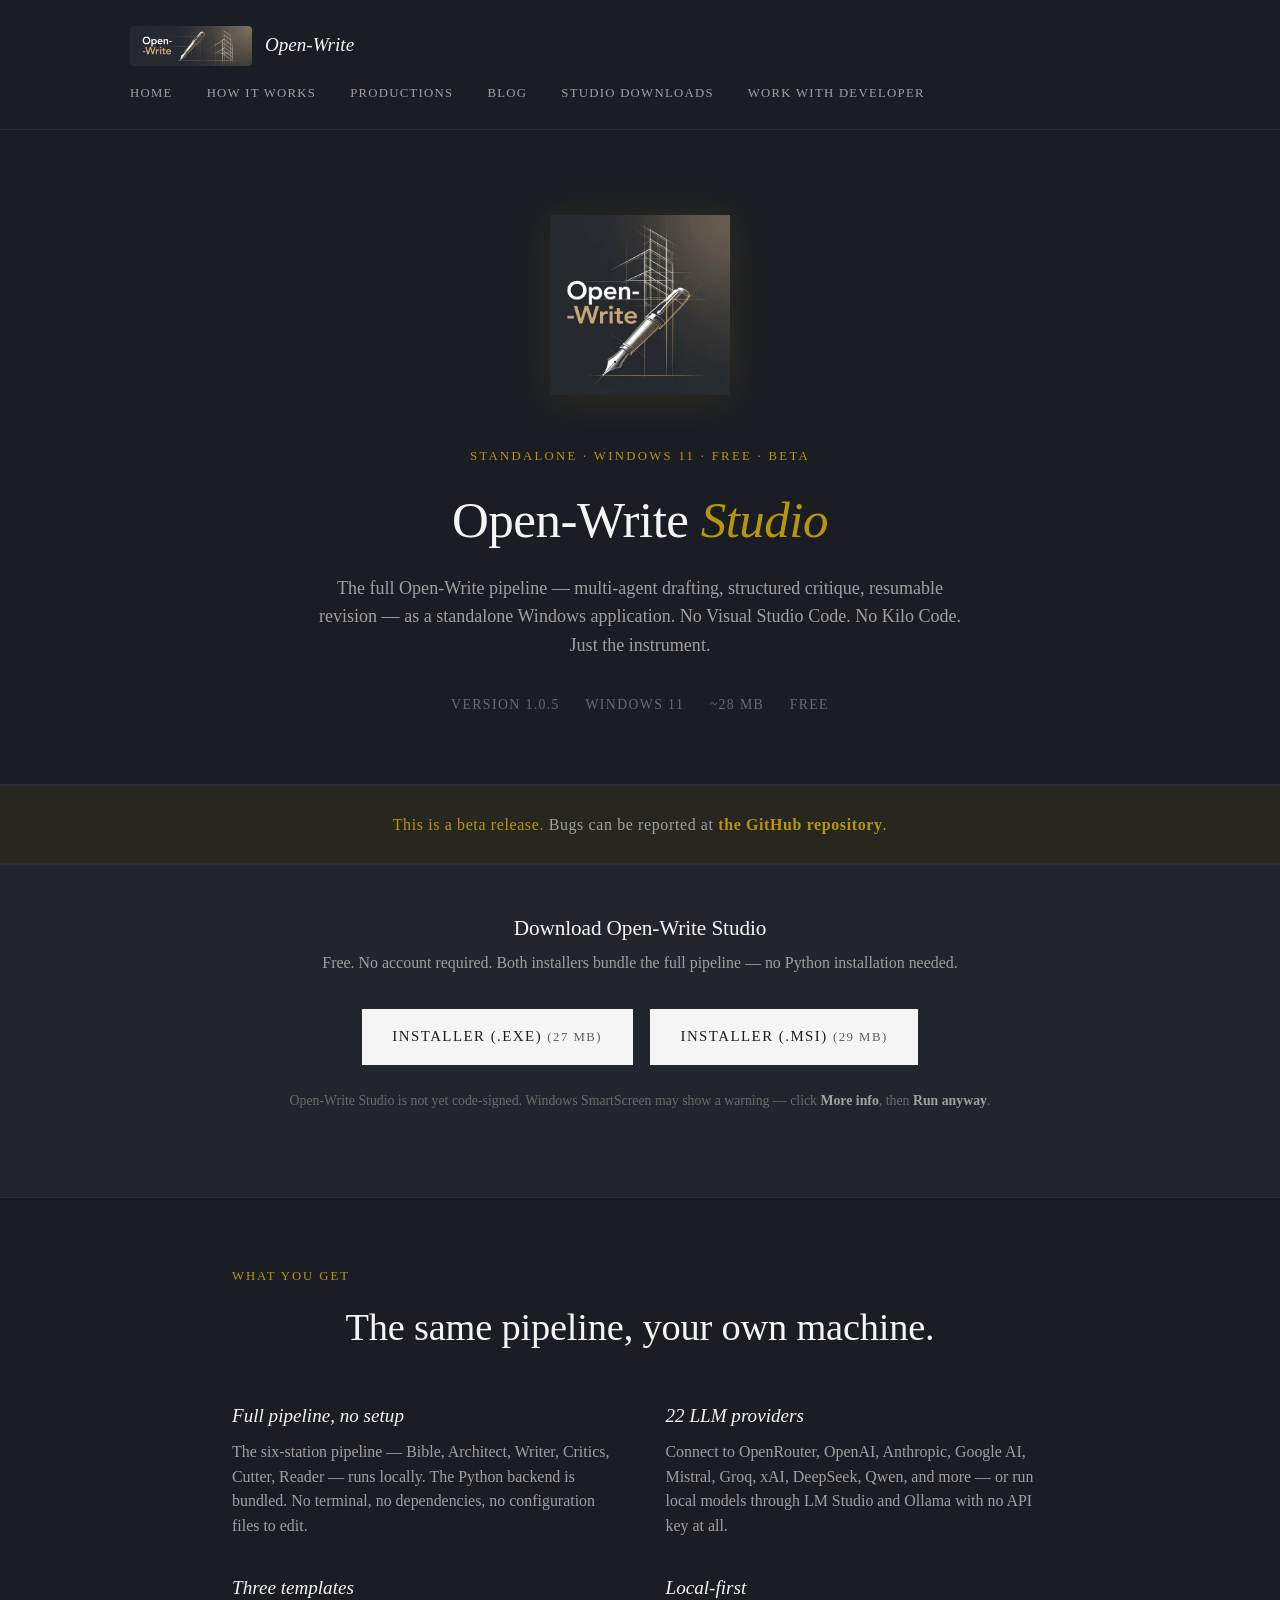
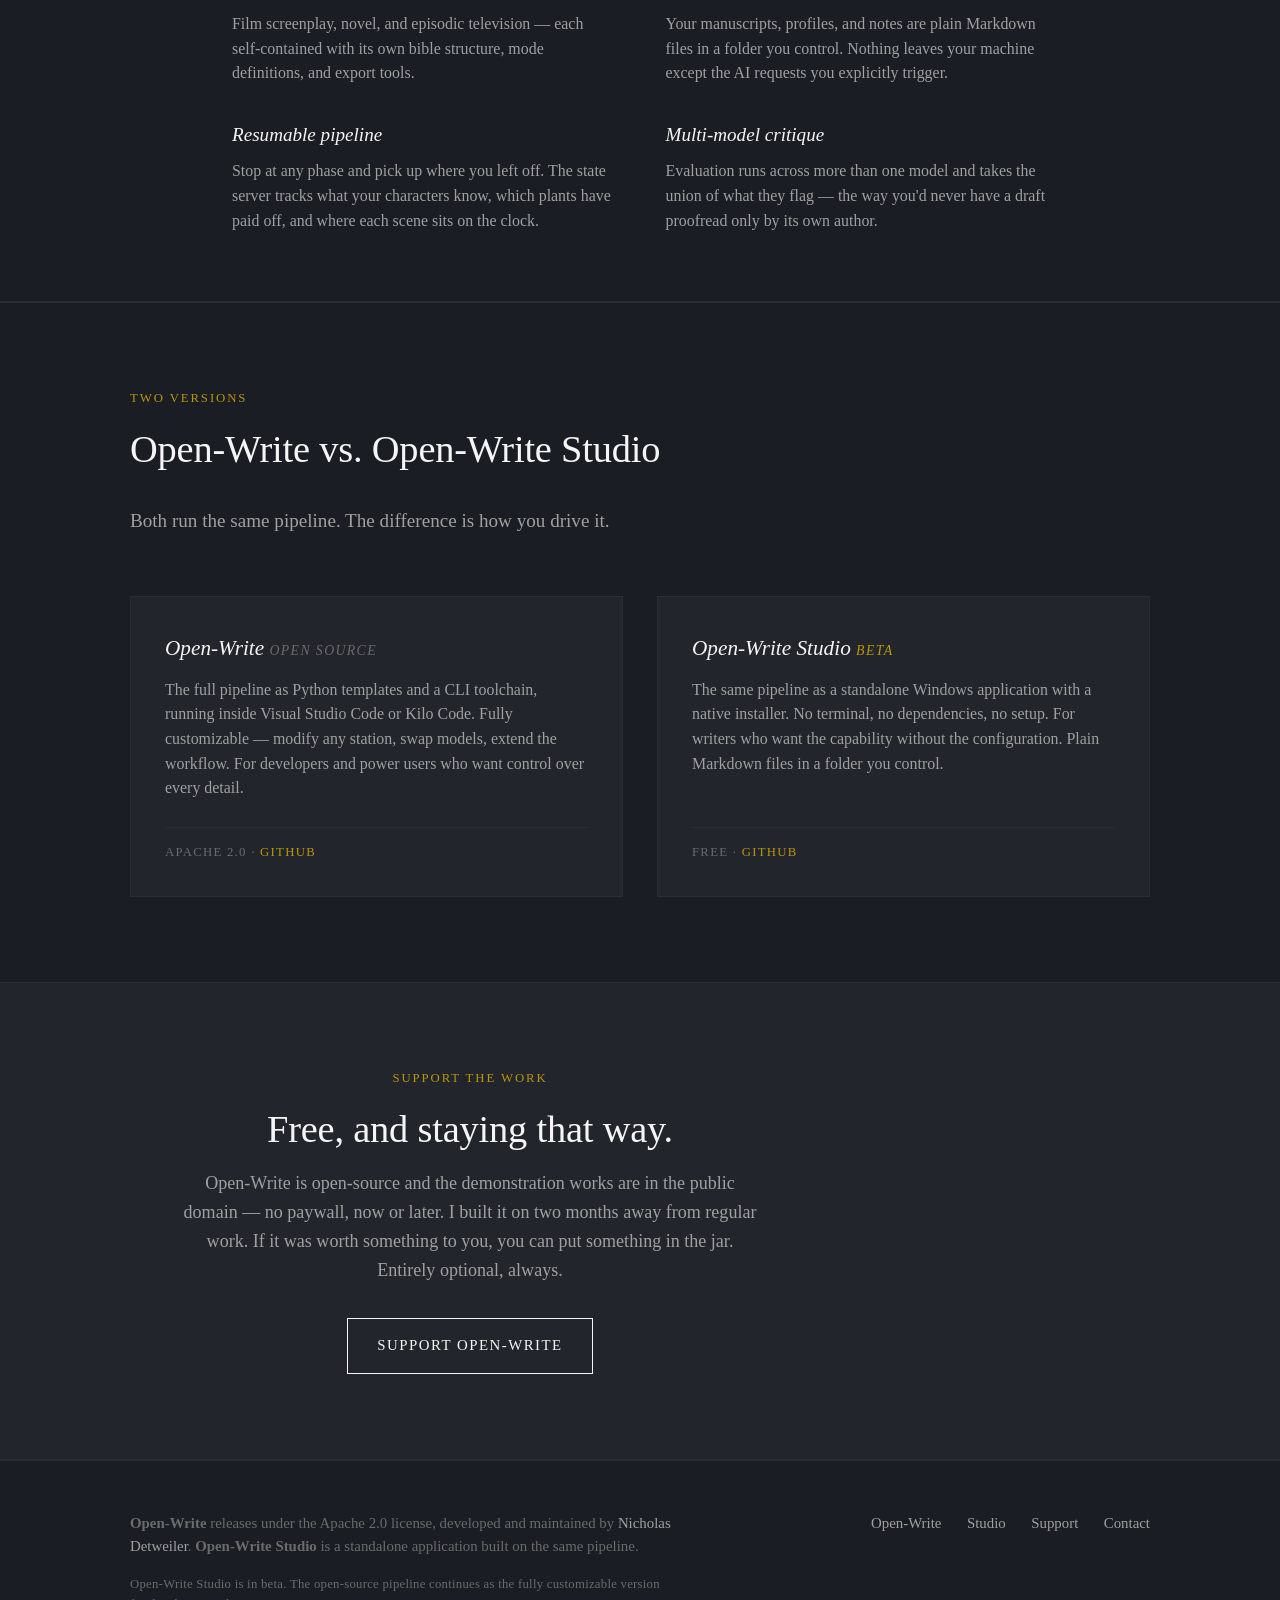
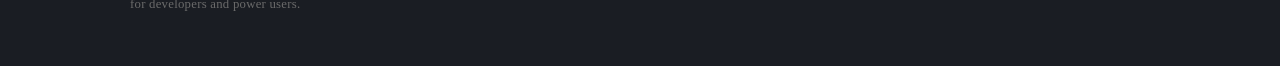
<file: open-write-studio.html>
<!DOCTYPE html>
<html lang="en">
<head>
<meta charset="UTF-8">
<meta name="viewport" content="width=device-width, initial-scale=1.0">
<title>Open-Write Studio — Standalone Writing App for Windows · Open-Write</title>
<meta name="description" content="Open-Write Studio is a standalone Windows application that brings the full Open-Write pipeline — multi-agent drafting, critique, and revision — to your desktop without Visual Studio Code or Kilo Code. Free, in beta.">
<link rel="canonical" href="https://open-write-studio.com/open-write-studio.html">
<meta property="og:type" content="website">
<meta property="og:site_name" content="Open-Write">
<meta property="og:title" content="Open-Write Studio — Standalone Writing App for Windows">
<meta property="og:description" content="The full Open-Write pipeline as a standalone Windows application. No VS Code or Kilo Code required. Free, in beta.">
<meta property="og:url" content="https://open-write-studio.com/open-write-studio.html">
<meta property="og:image" content="https://open-write-studio.com/og-image.png">
<meta name="twitter:card" content="summary_large_image">
<meta name="twitter:title" content="Open-Write Studio — Standalone Writing App for Windows">
<meta name="twitter:description" content="The full Open-Write pipeline as a standalone Windows application. Free, in beta.">
<meta name="twitter:image" content="https://open-write-studio.com/og-image.png">
<link rel="icon" href="Logo-square.jpg">
<link rel="stylesheet" href="open-write.css">
<style>
.studio-hero {
    padding: 5rem 0 4rem;
    border-bottom: 1px solid var(--rule);
    text-align: center;
}
.studio-hero .container { max-width: 48rem; }
.studio-hero .kicker {
    text-transform: uppercase; letter-spacing: 0.18em; font-size: 0.75rem;
    color: var(--accent); margin-bottom: 1.5rem;
}
.studio-hero h1 {
    font-size: clamp(2rem, 4vw, 3rem); line-height: 1.1; margin: 0 0 1rem;
    font-weight: 400; letter-spacing: -0.01em;
}
.studio-hero h1 em { font-style: italic; color: var(--accent); }
.studio-hero .deck {
    color: var(--ink-soft); font-size: 1.0625rem; line-height: 1.6;
    margin: 1.5rem auto 0; max-width: 38rem;
}
.studio-hero .meta {
    margin-top: 2rem; font-size: 0.8125rem; color: var(--muted);
    text-transform: uppercase; letter-spacing: 0.1em;
    display: flex; gap: 1.5rem; flex-wrap: wrap; justify-content: center;
}
.download-strip {
    background: var(--bg-elev);
    border-top: 1px solid var(--rule);
    border-bottom: 1px solid var(--rule);
    padding: 3rem 0;
    text-align: center;
}
.download-strip .container { max-width: 48rem; }
.download-strip h2 {
    font-size: 1.25rem; margin: 0 0 0.5rem; font-weight: 400;
}
.download-strip p {
    color: var(--ink-soft); font-size: 0.9375rem; margin: 0 0 2rem;
}
.download-buttons {
    display: flex; gap: 1rem; flex-wrap: wrap; justify-content: center;
}
.dl-size { font-size: 0.75rem; opacity: 0.7; }
.beta-banner {
    background: rgba(184, 150, 11, 0.08);
    border-top: 1px solid var(--rule);
    border-bottom: 1px solid var(--rule);
    padding: 1.5rem 0;
    text-align: center;
    font-size: 0.9375rem;
    color: var(--ink-soft);
}
.beta-banner strong { color: var(--accent); font-weight: 400; }
.beta-banner a { color: var(--accent); }
.features { padding: 4rem 0; border-bottom: 1px solid var(--rule); }
.features .container { max-width: 52rem; }
.features h2 { text-align: center; margin-bottom: 3rem; }
.feature-grid {
    display: grid; grid-template-columns: 1fr; gap: 2.5rem;
}
@media (min-width: 56rem) { .feature-grid { grid-template-columns: 1fr 1fr; gap: 2rem 3rem; } }
.feature h3 {
    font-size: 1.125rem; margin: 0 0 0.5rem; font-weight: 400; font-style: italic;
}
.feature p {
    color: var(--ink-soft); font-size: 0.9375rem; line-height: 1.55; margin: 0;
}
.install-section { padding: 4rem 0; border-bottom: 1px solid var(--rule); }
.install-section .container { max-width: 44rem; }
.install-section h2 { margin-bottom: 1.5rem; }
.install-section p { color: var(--ink-soft); font-size: 1.0625rem; line-height: 1.6; margin: 0 0 1.5rem; }
.install-section code {
    font-family: ui-monospace, "SF Mono", "Courier New", monospace;
    font-size: 0.875rem; background: var(--bg-elev); padding: 0.15rem 0.4rem; border-radius: 2px;
}
.install-note {
    margin-top: 2rem; padding: 1.25rem 1.5rem; background: var(--bg-elev);
    border-left: 2px solid var(--accent); font-size: 0.9375rem; color: var(--ink-soft);
    line-height: 1.6;
}
.install-note strong { color: var(--ink); font-weight: 400; font-style: italic; }
</style>
</head>
<body>

<div class="topbar">
  <div class="container">
    <div class="logo-container">
      <img src="Logo-banner.jpg" alt="Open-Write Logo" class="topbar-logo">
      <span class="wordmark"><a href="index.html">Open-Write</a></span>
    </div>
    <nav>
      <a href="index.html">Home</a>
      <a href="index.html#system">How it Works</a>
      <a href="index.html#work">Productions</a>
      <a href="index.html#blog">Blog</a>
      <a href="downloads.html">Studio Downloads</a>
      <a href="index.html#hire">Work with Developer</a>
    </nav>
  </div>
</div>

<div class="studio-hero">
  <div class="container">
    <img src="Logo-square.jpg" alt="Open-Write Studio" style="max-width: 180px; height: auto; margin-bottom: 2.5rem; filter: drop-shadow(0 4px 20px rgba(184, 150, 11, 0.15));">
    <div class="kicker">Standalone &middot; Windows&nbsp;11 &middot; Free &middot; Beta</div>
    <h1>Open-Write <em>Studio</em></h1>
    <p class="deck">The full Open-Write pipeline — multi-agent drafting, structured critique, resumable revision — as a standalone Windows application. No Visual Studio Code. No Kilo Code. Just the instrument.</p>
    <div class="meta">
      <span>Version 1.0.5</span>
      <span>Windows 11</span>
      <span>~28 MB</span>
      <span>Free</span>
    </div>
  </div>
</div>

<div class="beta-banner">
  <div class="container">
    <strong>This is a beta release.</strong> Bugs can be reported at <a href="https://github.com/Open-Write/open-write-studio/issues" target="_blank" rel="noopener">the GitHub repository</a>.
  </div>
</div>

<div class="download-strip">
  <div class="container">
    <h2>Download Open-Write Studio</h2>
    <p>Free. No account required. Both installers bundle the full pipeline — no Python installation needed.</p>
    <div class="download-buttons">
      <a class="btn" href="downloads/Open-Write_1.0.5_x64-setup.exe" download>Installer (.exe) <span class="dl-size">(27 MB)</span></a>
      <a class="btn" href="downloads/Open-Write_1.0.5_x64_en-US.msi" download>Installer (.msi) <span class="dl-size">(29 MB)</span></a>
    </div>
    <p style="margin-top: 1.5rem; font-size: 0.8125rem; color: var(--muted);">
      Open-Write Studio is not yet code-signed. Windows SmartScreen may show a warning — click <strong style="color: var(--ink-soft);">More info</strong>, then <strong style="color: var(--ink-soft);">Run anyway</strong>.
    </p>
  </div>
</div>

<section class="features">
  <div class="container">
    <div class="eyebrow">What you get</div>
    <h2>The same pipeline, your own machine.</h2>
    <div class="feature-grid">
      <div class="feature">
        <h3>Full pipeline, no setup</h3>
        <p>The six-station pipeline — Bible, Architect, Writer, Critics, Cutter, Reader — runs locally. The Python backend is bundled. No terminal, no dependencies, no configuration files to edit.</p>
      </div>
      <div class="feature">
        <h3>22 LLM providers</h3>
        <p>Connect to OpenRouter, OpenAI, Anthropic, Google AI, Mistral, Groq, xAI, DeepSeek, Qwen, and more — or run local models through LM Studio and Ollama with no API key at all.</p>
      </div>
      <div class="feature">
        <h3>Three templates</h3>
        <p>Film screenplay, novel, and episodic television — each self-contained with its own bible structure, mode definitions, and export tools.</p>
      </div>
      <div class="feature">
        <h3>Local-first</h3>
        <p>Your manuscripts, profiles, and notes are plain Markdown files in a folder you control. Nothing leaves your machine except the AI requests you explicitly trigger.</p>
      </div>
      <div class="feature">
        <h3>Resumable pipeline</h3>
        <p>Stop at any phase and pick up where you left off. The state server tracks what your characters know, which plants have paid off, and where each scene sits on the clock.</p>
      </div>
      <div class="feature">
        <h3>Multi-model critique</h3>
        <p>Evaluation runs across more than one model and takes the union of what they flag — the way you'd never have a draft proofread only by its own author.</p>
      </div>
    </div>
  </div>
</section>

<section id="system">
  <div class="container">
    <div class="eyebrow">Two versions</div>
    <h2>Open-Write vs. Open-Write Studio</h2>
    <p class="section-intro">
      Both run the same pipeline. The difference is how you drive it.
    </p>
    <div class="paths" style="grid-template-columns: 1fr 1fr;">
      <div class="path">
        <h3>Open-Write <span style="font-size: 0.65em; color: var(--muted); text-transform: uppercase; letter-spacing: 0.1em;">Open source</span></h3>
        <p class="lead">The full pipeline as Python templates and a CLI toolchain, running inside Visual Studio Code or Kilo Code. Fully customizable — modify any station, swap models, extend the workflow. For developers and power users who want control over every detail.</p>
        <span class="scope">Apache 2.0 · <a href="https://github.com/Open-Write/Open-Write" target="_blank" rel="noopener">GitHub</a></span>
      </div>
      <div class="path">
        <h3>Open-Write Studio <span style="font-size: 0.65em; color: var(--accent); text-transform: uppercase; letter-spacing: 0.1em;">Beta</span></h3>
        <p class="lead">The same pipeline as a standalone Windows application with a native installer. No terminal, no dependencies, no setup. For writers who want the capability without the configuration. Plain Markdown files in a folder you control.</p>
        <span class="scope">Free · <a href="https://github.com/Open-Write/open-write-studio" target="_blank" rel="noopener">GitHub</a></span>
      </div>
    </div>
  </div>
</section>

<section class="support-band">
  <div class="container">
    <div class="support-inner">
      <div class="eyebrow">Support the work</div>
      <h2>Free, and staying that way.</h2>
      <p>Open-Write is open-source and the demonstration works are in the public domain — no paywall, now or later. I built it on two months away from regular work. If it was worth something to you, you can put something in the jar. Entirely optional, always.</p>
      <a class="btn secondary" href="https://ko-fi.com/nicholasdetweiler" target="_blank" rel="noopener">Support Open-Write</a>
    </div>
  </div>
</section>

<footer>
  <div class="container">
    <div class="colophon">
      <strong>Open-Write</strong> releases under the Apache 2.0 license, developed and maintained by <a href="index.html#about">Nicholas Detweiler</a>.
      <strong>Open-Write Studio</strong> is a standalone application built on the same pipeline.
      <div class="small-print">Open-Write Studio is in beta. The open-source pipeline continues as the fully customizable version for developers and power users.</div>
    </div>
    <div class="links">
      <a href="https://github.com/Open-Write/Open-Write" target="_blank" rel="noopener">Open-Write</a>
      <a href="https://github.com/Open-Write/open-write-studio" target="_blank" rel="noopener">Studio</a>
      <a href="https://ko-fi.com/nicholasdetweiler" target="_blank" rel="noopener">Support</a>
      <a href="mailto:open.write.studio@gmail.com">Contact</a>
    </div>
  </div>
</footer>

</body>
</html>
</file>
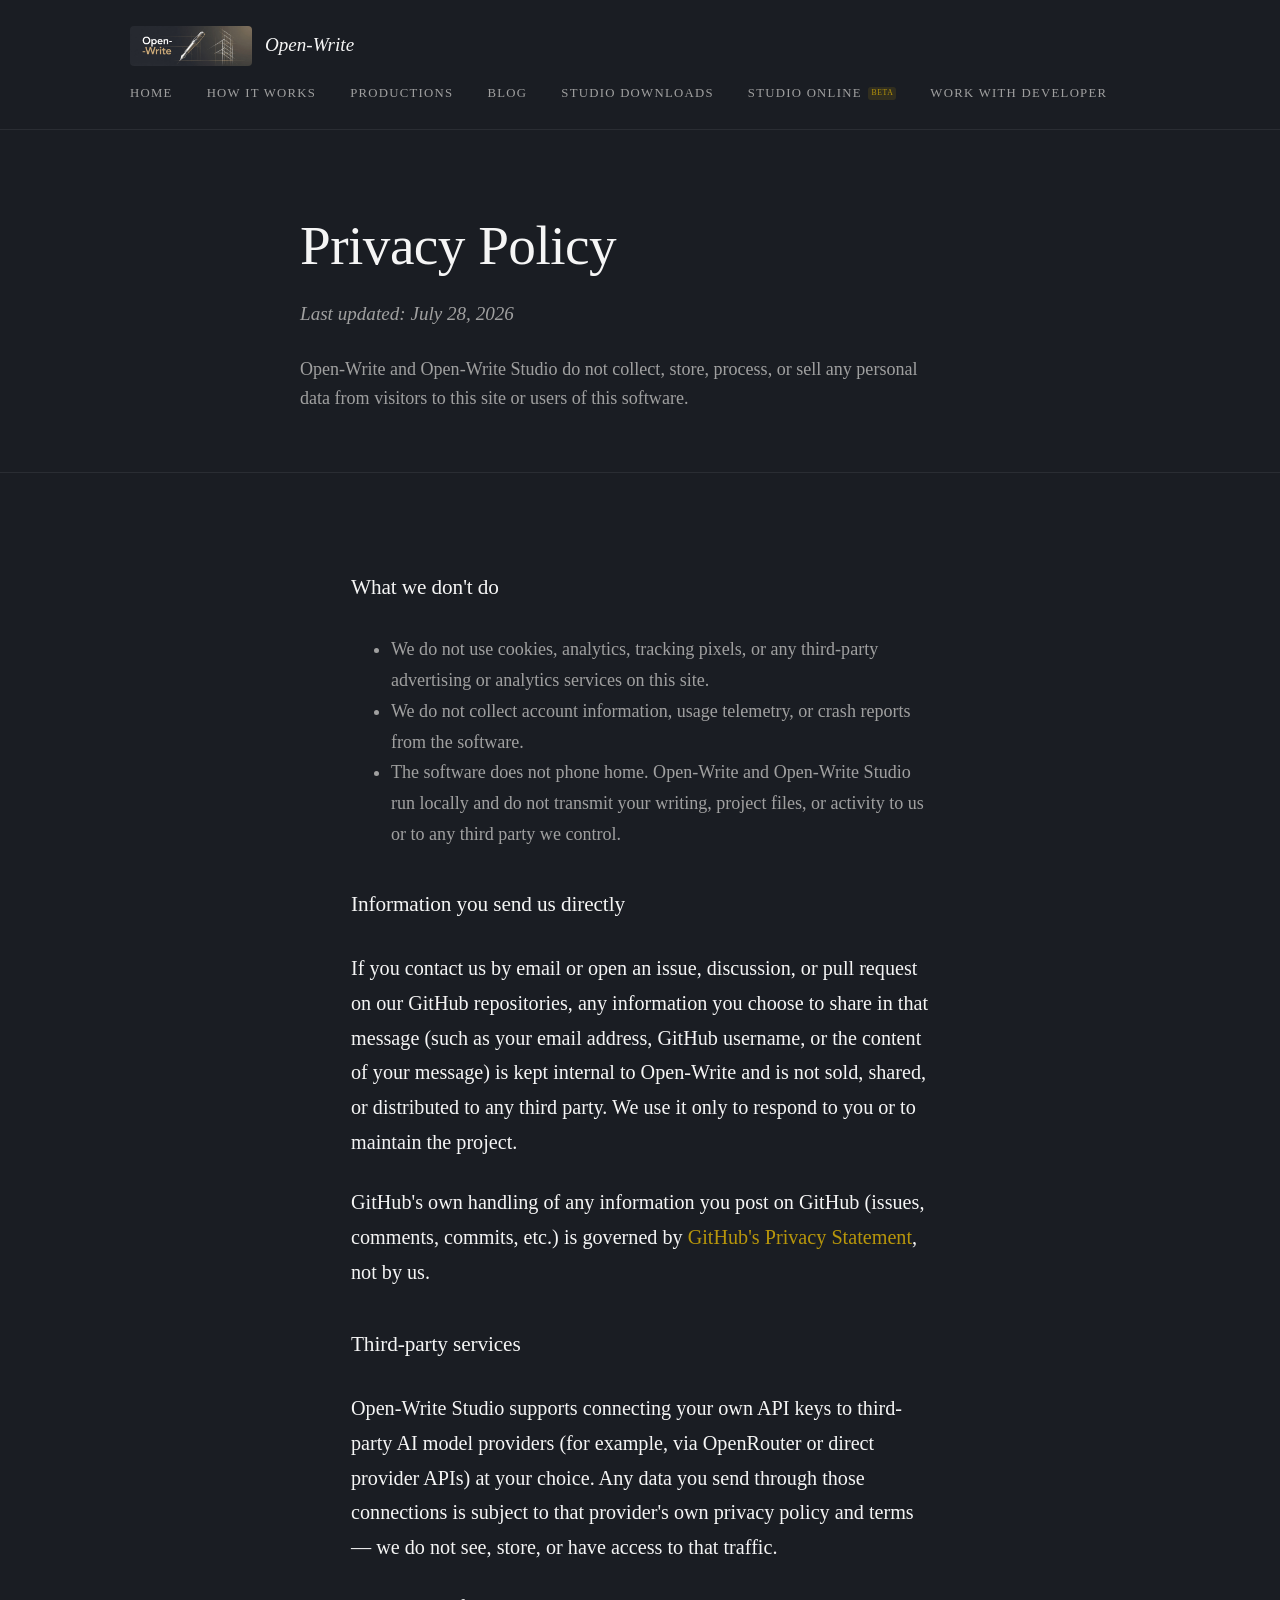
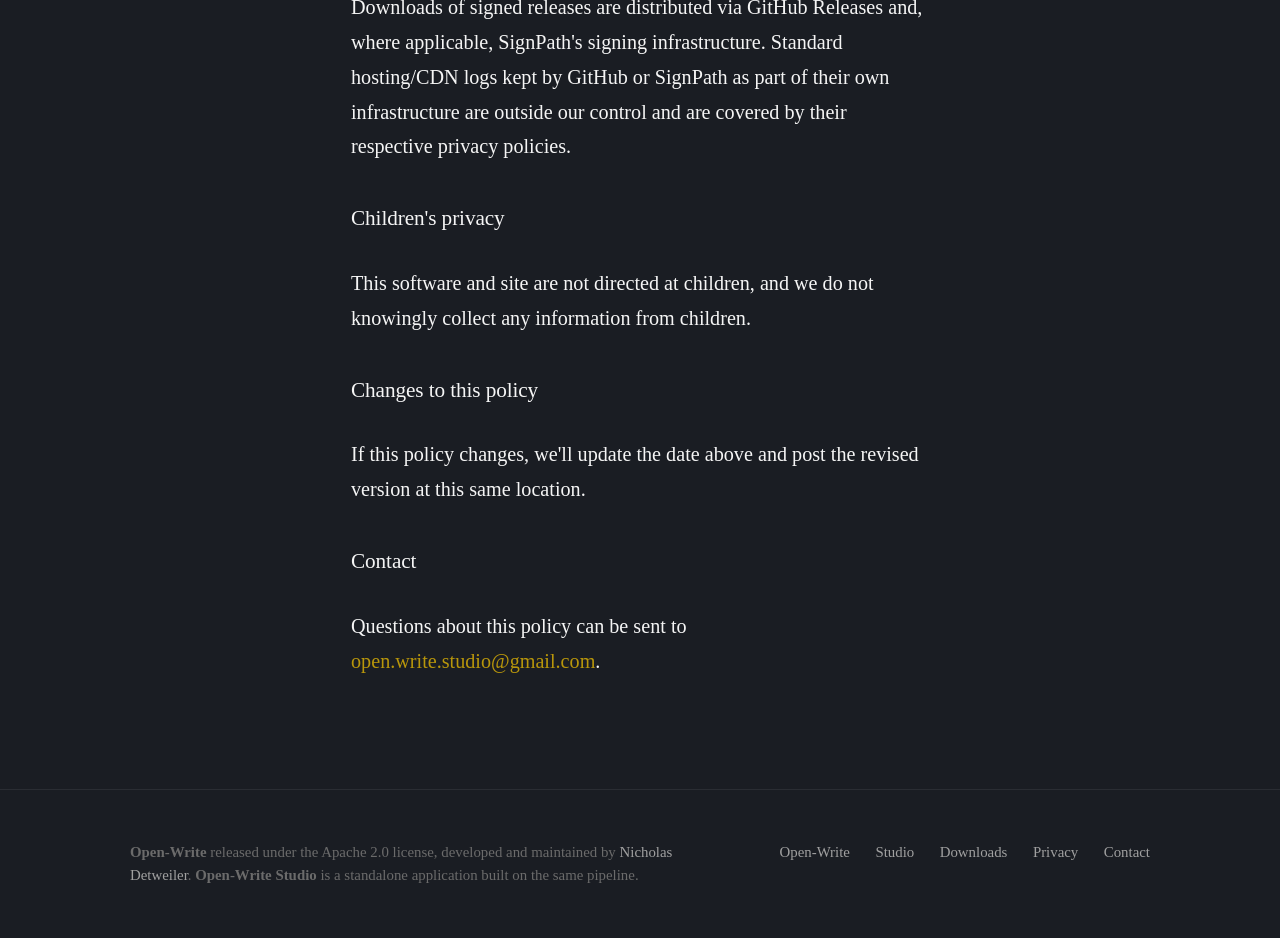
<file: privacy.html>
<!DOCTYPE html>
<html lang="en">
<head>
<meta charset="UTF-8">
<meta name="viewport" content="width=device-width, initial-scale=1.0">
<title>Privacy Policy — Open-Write</title>
<meta name="description" content="Open-Write and Open-Write Studio do not collect, store, process, or sell any personal data.">
<link rel="canonical" href="https://open-write-studio.com/privacy.html">
<link rel="icon" href="Logo-square.jpg">
<link rel="stylesheet" href="open-write.css">
</head>
<body>

<div class="topbar">
  <div class="container">
    <div class="logo-container">
      <img src="Logo-banner.jpg" alt="Open-Write Logo" class="topbar-logo">
      <span class="wordmark"><a href="index.html">Open-Write</a></span>
    </div>
    <nav>
      <a href="index.html">Home</a>
      <a href="index.html#system">How it Works</a>
      <a href="index.html#work">Productions</a>
      <a href="index.html#blog">Blog</a>
      <a href="downloads.html">Studio Downloads</a>
      <a href="open-write-studio.html">Studio Online <span class="beta-tag">Beta</span></a>
      <a href="index.html#hire">Work with Developer</a>
    </nav>
  </div>
</div>

<div class="reading">
  <header class="read-head">
    <div class="container">
      <h1>Privacy Policy</h1>
      <p class="byline">Last updated: July 28, 2026</p>
      <p class="deck">Open-Write and Open-Write Studio do not collect, store, process, or sell any personal data from visitors to this site or users of this software.</p>
    </div>
  </header>

  <article class="prose">

    <h2 style="font-size: 1.25rem; margin-top: 2rem;">What we don't do</h2>
    <ul style="color: var(--ink-soft); font-size: 1.0625rem; line-height: 1.7;">
      <li>We do not use cookies, analytics, tracking pixels, or any third-party advertising or analytics services on this site.</li>
      <li>We do not collect account information, usage telemetry, or crash reports from the software.</li>
      <li>The software does not phone home. Open-Write and Open-Write Studio run locally and do not transmit your writing, project files, or activity to us or to any third party we control.</li>
    </ul>

    <h2 style="font-size: 1.25rem; margin-top: 2.5rem;">Information you send us directly</h2>
    <p>If you contact us by email or open an issue, discussion, or pull request on our GitHub repositories, any information you choose to share in that message (such as your email address, GitHub username, or the content of your message) is kept internal to Open-Write and is not sold, shared, or distributed to any third party. We use it only to respond to you or to maintain the project.</p>
    <p>GitHub's own handling of any information you post on GitHub (issues, comments, commits, etc.) is governed by <a href="https://docs.github.com/en/site-policy/privacy-policies/github-general-privacy-statement" target="_blank" rel="noopener">GitHub's Privacy Statement</a>, not by us.</p>

    <h2 style="font-size: 1.25rem; margin-top: 2.5rem;">Third-party services</h2>
    <p>Open-Write Studio supports connecting your own API keys to third-party AI model providers (for example, via OpenRouter or direct provider APIs) at your choice. Any data you send through those connections is subject to that provider's own privacy policy and terms — we do not see, store, or have access to that traffic.</p>
    <p>Downloads of signed releases are distributed via GitHub Releases and, where applicable, SignPath's signing infrastructure. Standard hosting/CDN logs kept by GitHub or SignPath as part of their own infrastructure are outside our control and are covered by their respective privacy policies.</p>

    <h2 style="font-size: 1.25rem; margin-top: 2.5rem;">Children's privacy</h2>
    <p>This software and site are not directed at children, and we do not knowingly collect any information from children.</p>

    <h2 style="font-size: 1.25rem; margin-top: 2.5rem;">Changes to this policy</h2>
    <p>If this policy changes, we'll update the date above and post the revised version at this same location.</p>

    <h2 style="font-size: 1.25rem; margin-top: 2.5rem;">Contact</h2>
    <p>Questions about this policy can be sent to <a href="mailto:open.write.studio@gmail.com">open.write.studio@gmail.com</a>.</p>

  </article>
</div>

<footer>
  <div class="container">
    <div class="colophon">
      <strong>Open-Write</strong> released under the Apache 2.0 license, developed and maintained by <a href="index.html#hire">Nicholas Detweiler</a>.
      <strong>Open-Write Studio</strong> is a standalone application built on the same pipeline.
    </div>
    <div class="links">
      <a href="https://github.com/Open-Write/Open-Write" target="_blank" rel="noopener">Open-Write</a>
      <a href="https://github.com/Open-Write/open-write-studio" target="_blank" rel="noopener">Studio</a>
      <a href="downloads.html">Downloads</a>
      <a href="privacy.html">Privacy</a>
      <a href="mailto:open.write.studio@gmail.com">Contact</a>
    </div>
  </div>
</footer>

</body>
</html>
</file>
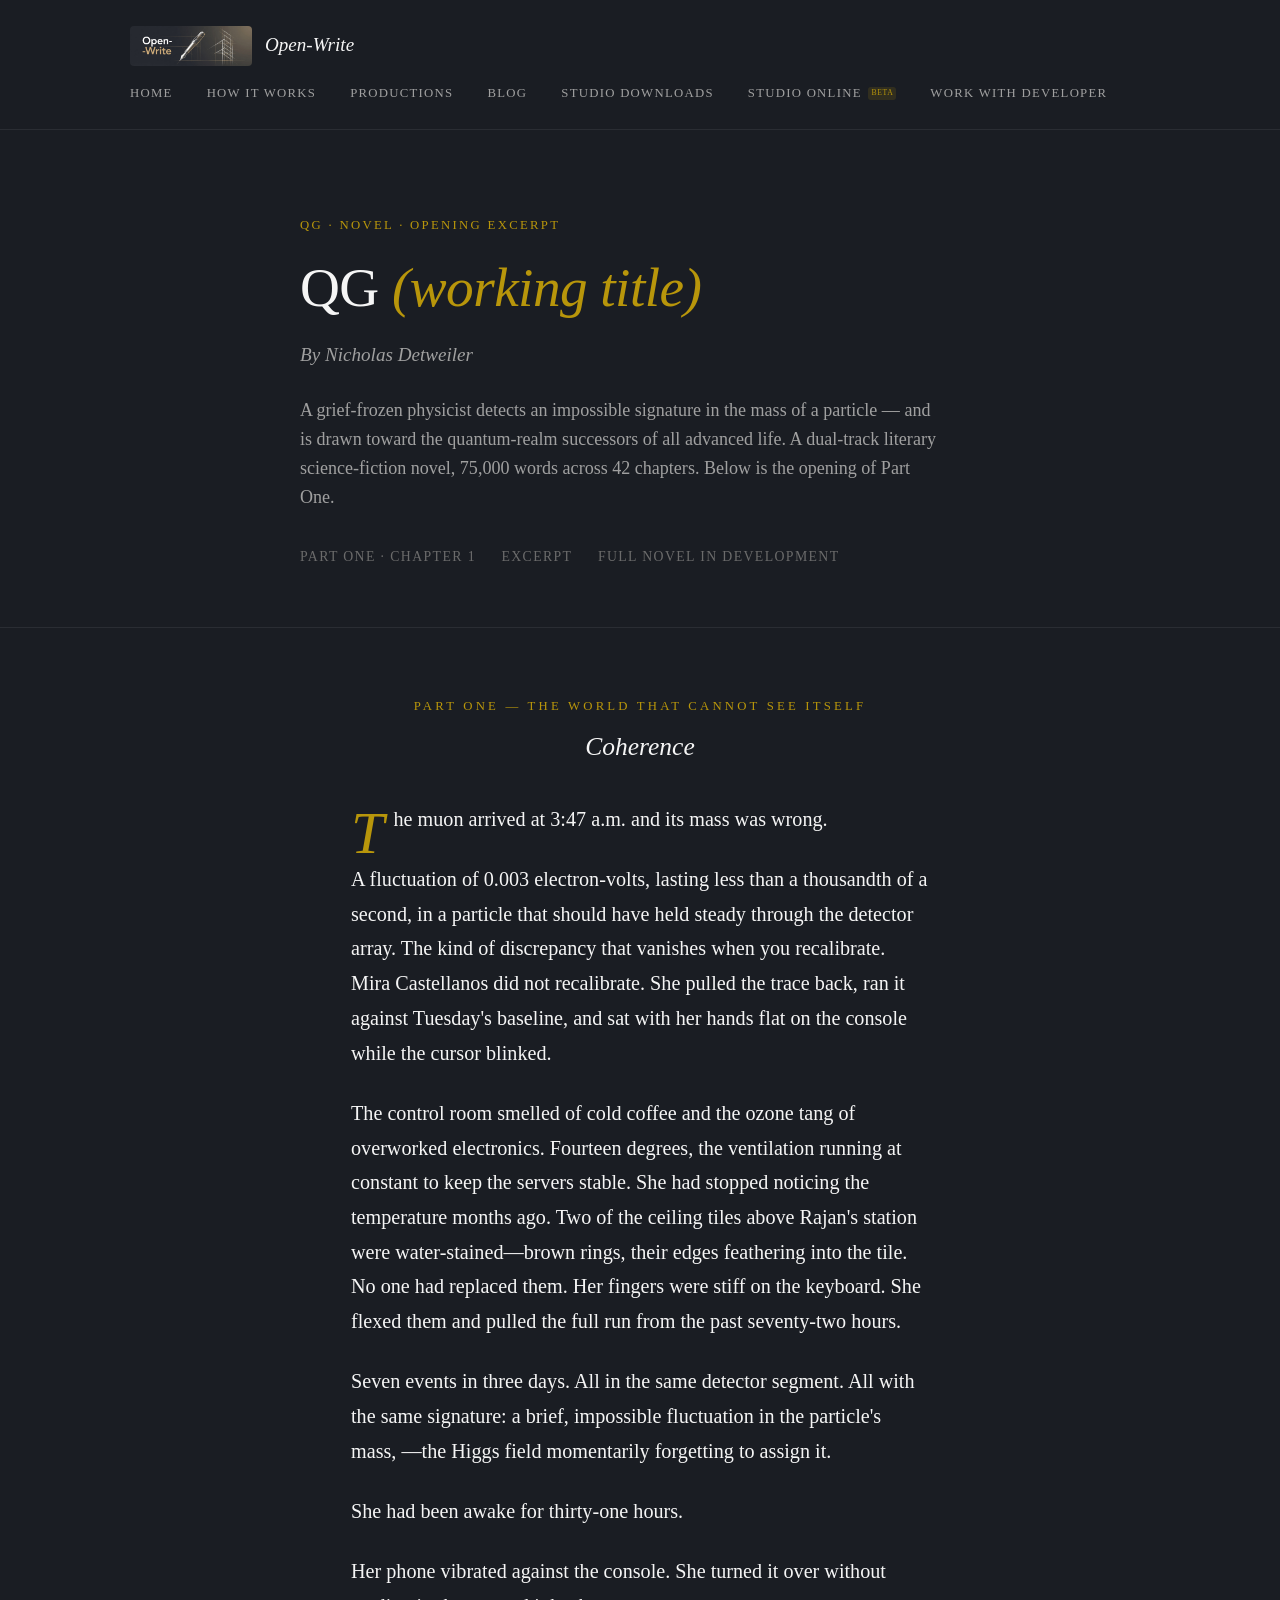
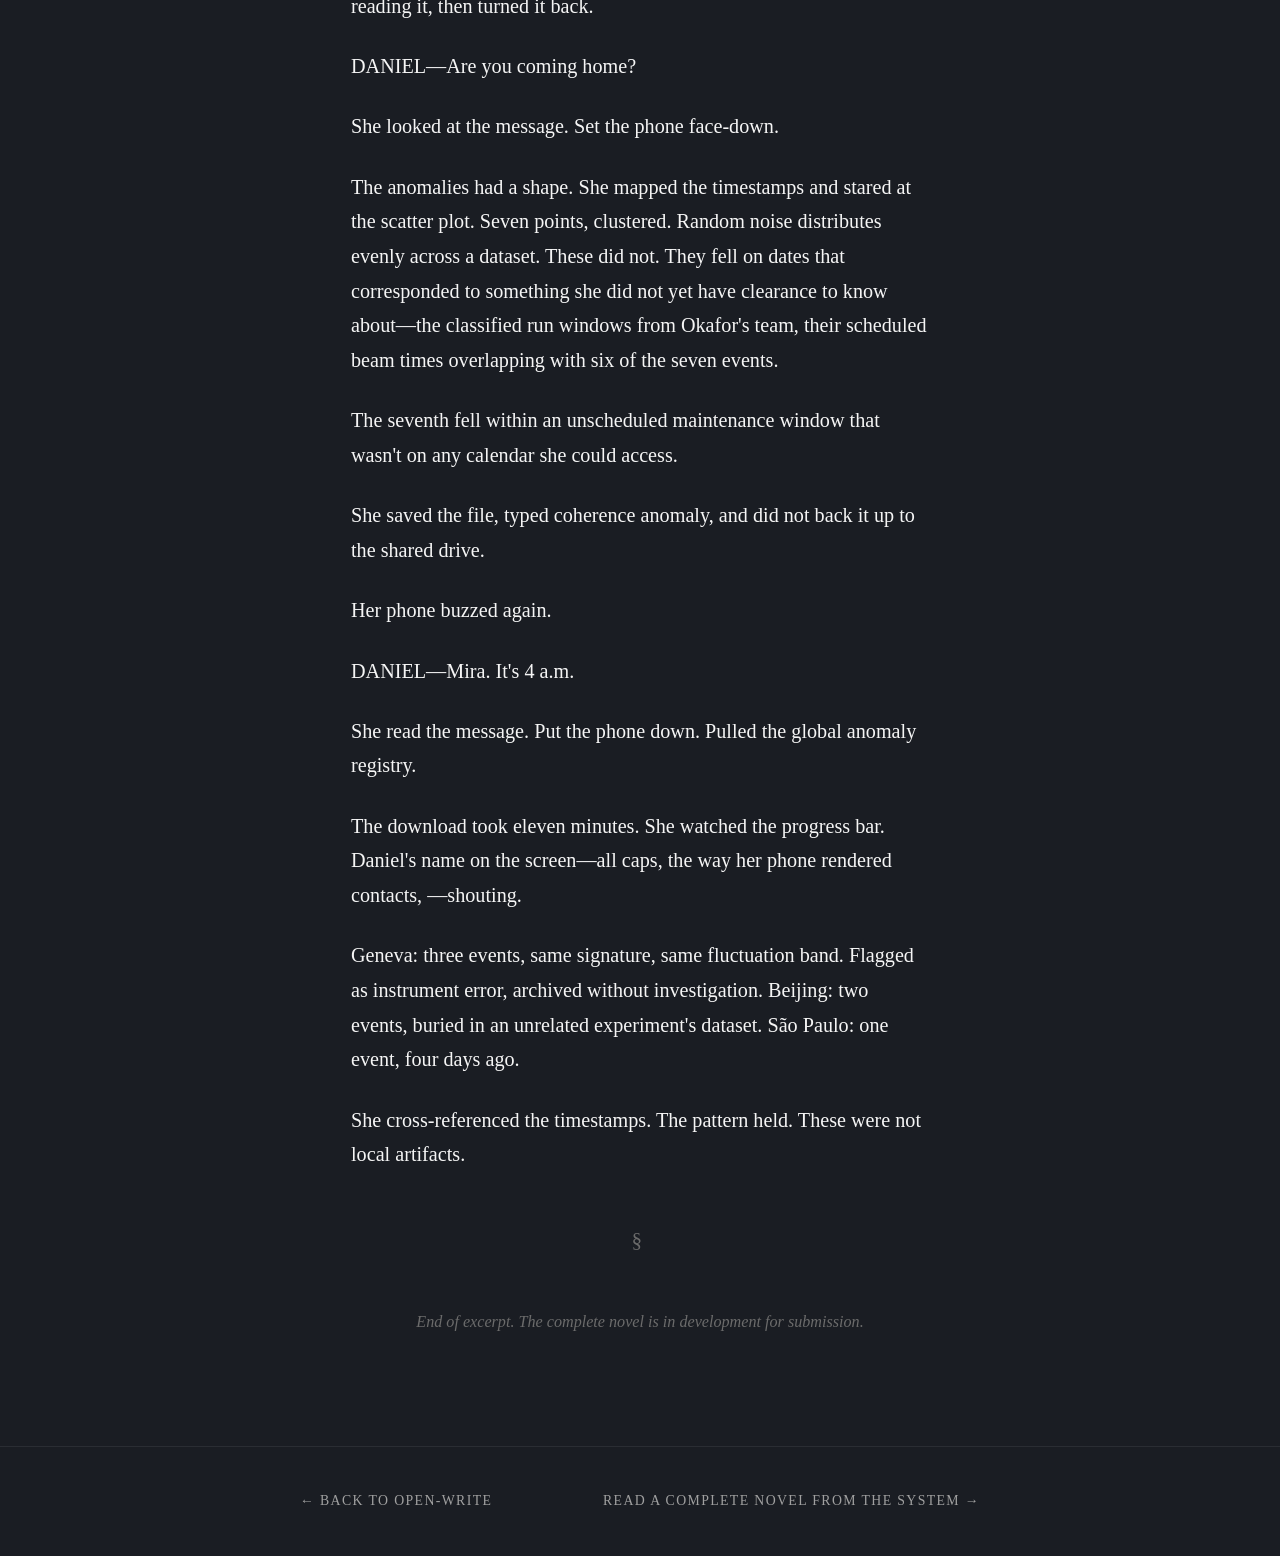
<file: qg-excerpt.html>
<!DOCTYPE html>
<html lang="en">
<head>
<meta charset="UTF-8">
<meta name="viewport" content="width=device-width, initial-scale=1.0">
<title>QG — opening excerpt · Open-Write</title>
<meta name="description" content="The opening of QG, a dual-track literary science-fiction novel produced by the Open-Write system.">
<!-- social -->
<link rel="canonical" href="https://open-write-studio.com/qg-excerpt.html">
<meta property="og:type" content="article">
<meta property="og:site_name" content="Open-Write">
<meta property="og:title" content="QG — opening excerpt">
<meta property="og:description" content="The opening of QG, a dual-track literary science-fiction novel produced by the Open-Write system.">
<meta property="og:url" content="https://open-write-studio.com/qg-excerpt.html">
<meta property="og:image" content="https://open-write-studio.com/og-image.png">
<meta name="twitter:card" content="summary_large_image">
<meta name="twitter:title" content="QG — opening excerpt">
<meta name="twitter:description" content="The opening of QG, a dual-track literary science-fiction novel produced by the Open-Write system.">
<meta name="twitter:image" content="https://open-write-studio.com/og-image.png">
<!-- /social -->
<link rel="icon" href="Logo-square.jpg">
<link rel="stylesheet" href="open-write.css">
</head>
<body>

<div class="topbar">
  <div class="container">
    <div class="logo-container">
      <img src="Logo-banner.jpg" alt="Open-Write Logo" class="topbar-logo">
      <span class="wordmark"><a href="index.html">Open-Write</a></span>
    </div>
    <nav>
      <a href="index.html">Home</a>
      <a href="index.html#system">How it Works</a>
      <a href="index.html#work">Productions</a>
      <a href="index.html#blog">Blog</a>
      <a href="downloads.html">Studio Downloads</a>
      <a href="open-write-studio.html">Studio Online <span class="beta-tag">Beta</span></a>
      <a href="index.html#hire">Work with Developer</a>
    </nav>
  </div>
</div>

<div class="reading">
  <header class="read-head">
    <div class="container">
      <div class="kicker">QG · novel · opening excerpt</div>
      <h1>QG <em>(working title)</em></h1>
      <p class="byline">By Nicholas Detweiler</p>
      <p class="deck">A grief-frozen physicist detects an impossible signature in the mass of a particle — and is drawn toward the quantum-realm successors of all advanced life. A dual-track literary science-fiction novel, 75,000 words across 42 chapters. Below is the opening of Part One.</p>
      <div class="meta">
        <span>Part One · Chapter 1</span>
        <span>Excerpt</span>
        <span>Full novel in development</span>
      </div>
    </div>
  </header>

  <article class="prose">
      <div class="chapter-title">
        <span class="num">Part One — The World That Cannot See Itself</span>
        <span class="name">Coherence</span>
      </div>
      <p class="first">The muon arrived at 3:47 a.m. and its mass was wrong.</p>
      <p>A fluctuation of 0.003 electron-volts, lasting less than a thousandth of a second, in a particle that should have held steady through the detector array. The kind of discrepancy that vanishes when you recalibrate. Mira Castellanos did not recalibrate. She pulled the trace back, ran it against Tuesday's baseline, and sat with her hands flat on the console while the cursor blinked.</p>
      <p>The control room smelled of cold coffee and the ozone tang of overworked electronics. Fourteen degrees, the ventilation running at constant to keep the servers stable. She had stopped noticing the temperature months ago. Two of the ceiling tiles above Rajan's station were water-stained—brown rings, their edges feathering into the tile. No one had replaced them. Her fingers were stiff on the keyboard. She flexed them and pulled the full run from the past seventy-two hours.</p>
      <p>Seven events in three days. All in the same detector segment. All with the same signature: a brief, impossible fluctuation in the particle's mass, —the Higgs field momentarily forgetting to assign it.</p>
      <p>She had been awake for thirty-one hours.</p>
      <p>Her phone vibrated against the console. She turned it over without reading it, then turned it back.</p>
      <p>DANIEL—Are you coming home?</p>
      <p>She looked at the message. Set the phone face-down.</p>
      <p>The anomalies had a shape. She mapped the timestamps and stared at the scatter plot. Seven points, clustered. Random noise distributes evenly across a dataset. These did not. They fell on dates that corresponded to something she did not yet have clearance to know about—the classified run windows from Okafor's team, their scheduled beam times overlapping with six of the seven events.</p>
      <p>The seventh fell within an unscheduled maintenance window that wasn't on any calendar she could access.</p>
      <p>She saved the file, typed coherence anomaly, and did not back it up to the shared drive.</p>
      <p>Her phone buzzed again.</p>
      <p>DANIEL—Mira. It's 4 a.m.</p>
      <p>She read the message. Put the phone down. Pulled the global anomaly registry.</p>
      <p>The download took eleven minutes. She watched the progress bar. Daniel's name on the screen—all caps, the way her phone rendered contacts, —shouting.</p>
      <p>Geneva: three events, same signature, same fluctuation band. Flagged as instrument error, archived without investigation. Beijing: two events, buried in an unrelated experiment's dataset. São Paulo: one event, four days ago.</p>
      <p>She cross-referenced the timestamps. The pattern held. These were not local artifacts.</p>
      <hr>
      <p style="text-align:center;color:var(--muted);font-style:italic;font-size:0.95rem;">End of excerpt. The complete novel is in development for submission.</p>
  </article>

  <div class="read-nav">
    <div class="container">
      <a href="index.html">← Back to Open-Write</a>
      <a href="a-thousand-silences.html">Read a complete novel from the system →</a>
    </div>
  </div>
</div>

</body>
</html>
</file>
<file: open-write.css>
/* Open-Write — shared stylesheet
   Color palette derived from the Open-Write logo:
   - Dark background: #1a1d23 (charcoal/navy)
   - Gold accents: #b8960b (amber/gold)
   - Light text: #f5f5f5 (off-white)
   - Secondary text: #a0a0a0 (light gray)
   - Border: #2a2d33 (subtle dark border) */

:root {
  --bg: #1a1d23;
  --bg-elev: #22252b;
  --ink: #f5f5f5;
  --ink-soft: #a0a0a0;
  --muted: #6b6b6b;
  --rule: #2a2d33;
  --accent: #b8960b;
  --accent-soft: #d4b24a;
  --measure: 38rem;
}

* { box-sizing: border-box; }

html { font-size: 17px; -webkit-font-smoothing: antialiased; }

body {
  margin: 0;
  background: var(--bg);
  color: var(--ink);
  font-family: ui-serif, Georgia, "Times New Roman", serif;
  line-height: 1.6;
  font-feature-settings: "kern", "liga", "onum";
}

a { color: var(--accent); text-decoration: none; border-bottom: 1px solid transparent; transition: border-color 120ms ease; }
a:hover { border-bottom-color: var(--accent); }

/* Layout */
.container { max-width: 64rem; margin: 0 auto; padding: 0 2rem; }
.narrow { max-width: var(--measure); }

section { padding: 5rem 0; }
section + section { border-top: 1px solid var(--rule); }

/* Top nav */
.topbar {
  border-bottom: 1px solid var(--rule);
  padding: 1.5rem 0;
  font-size: 0.875rem;
  letter-spacing: 0.05em;
}
.topbar .container {
  display: flex;
  justify-content: space-between;
  align-items: center;
  flex-wrap: wrap;
  gap: 1rem;
}
.topbar nav { display: flex; gap: 2rem; flex-wrap: wrap; }
.topbar nav a {
  color: var(--ink-soft);
  text-transform: uppercase;
  letter-spacing: 0.1em;
  font-size: 0.75rem;
}
.topbar nav a:hover { color: var(--accent); border-bottom-color: var(--accent); }

/* Logo in topbar */
.logo-container {
  display: flex;
  align-items: center;
  gap: 0.75rem;
}
.topbar-logo {
  height: 40px;
  width: auto;
  border-radius: 4px;
}
.wordmark {
  font-style: italic;
  font-size: 1.125rem;
  color: var(--ink);
  letter-spacing: 0;
  text-transform: none;
}
.wordmark a { color: var(--ink); border-bottom: none; }
.wordmark a:hover { color: var(--accent); }

/* Hero */
.hero { padding: 7rem 0 6rem; position: relative; }
.hero .container {
  display: flex;
  flex-direction: column;
  align-items: center;
  text-align: center;
}
.hero-logo {
  max-width: 600px;
  height: auto;
  margin-bottom: 3rem;
  filter: drop-shadow(0 4px 20px rgba(184, 150, 11, 0.2));
}
.hero h1 {
  font-size: clamp(2.5rem, 5vw, 4rem);
  line-height: 1.1;
  margin: 0 0 1.5rem;
  font-weight: 400;
  letter-spacing: -0.01em;
}
.hero h1 em { color: var(--accent); font-style: italic; }
.hero .lede {
  font-size: 1.25rem;
  color: var(--ink-soft);
  max-width: var(--measure);
  margin: 0 0 2rem;
  line-height: 1.5;
}
.hero .lede .stat { color: var(--ink); font-style: italic; }
.hero .status {
  font-size: 0.8125rem;
  text-transform: uppercase;
  letter-spacing: 0.12em;
  color: var(--muted);
  margin: 0 0 2.5rem;
  display: flex;
  align-items: center;
  gap: 0.6rem;
}
.hero .status .dot {
  width: 7px; height: 7px; border-radius: 50%;
  background: var(--accent-soft);
  box-shadow: 0 0 0 3px rgba(212, 178, 74, 0.18);
}
.cta-row { display: flex; gap: 1.5rem; flex-wrap: wrap; align-items: center; justify-content: center; }
.beta-banner {
  background: var(--bg-elev);
  border-bottom: 1px solid var(--rule);
  text-align: center;
  padding: 0.6rem 1rem;
  font-size: 0.8125rem;
  letter-spacing: 0.04em;
  color: var(--ink-soft);
}
.beta-banner a {
  color: var(--accent-soft);
  text-decoration: none;
  font-weight: 600;
}
.beta-banner a:hover { text-decoration: underline; }
.beta-banner .beta-tag {
  display: inline-block;
  background: var(--accent);
  color: var(--bg);
  font-size: 0.625rem;
  font-weight: 700;
  text-transform: uppercase;
  letter-spacing: 0.1em;
  padding: 0.15em 0.5em;
  border-radius: 3px;
  vertical-align: middle;
  margin-right: 0.4em;
}
.beta-tag {
  display: inline-block;
  font-size: 0.6em;
  background: rgba(184, 150, 11, 0.15);
  color: var(--accent);
  padding: 0.1em 0.4em;
  border-radius: 3px;
  text-transform: uppercase;
  letter-spacing: 0.08em;
  vertical-align: middle;
  margin-left: 0.3em;
}
.btn {
  display: inline-block;
  padding: 0.875rem 1.75rem;
  background: var(--ink);
  color: var(--bg);
  border: 1px solid var(--ink);
  font-size: 0.875rem;
  letter-spacing: 0.1em;
  text-transform: uppercase;
  transition: background 120ms ease, color 120ms ease;
}
.btn:hover { background: var(--accent); border-color: var(--accent); color: var(--bg); border-bottom-color: var(--accent); }
.btn.secondary { background: transparent; color: var(--ink); }
.btn.secondary:hover { background: var(--ink); color: var(--bg); border-color: var(--ink); }
.btn.disabled {
  background: transparent; color: var(--muted); border-color: var(--rule);
  cursor: default; pointer-events: none;
}

/* Section heading */
.eyebrow {
  text-transform: uppercase;
  letter-spacing: 0.15em;
  font-size: 0.75rem;
  color: var(--accent);
  margin-bottom: 1rem;
}
h2 {
  font-size: clamp(1.75rem, 3vw, 2.5rem);
  line-height: 1.2;
  margin: 0 0 2rem;
  font-weight: 400;
  letter-spacing: -0.005em;
}
h2 em { color: var(--accent); font-style: italic; }
.section-intro {
  color: var(--ink-soft);
  font-size: 1.125rem;
  max-width: var(--measure);
  margin-bottom: 3.5rem;
}

/* Works grid */
.works { display: grid; grid-template-columns: 1fr; gap: 2.5rem; }
@media (min-width: 56rem) { .works { grid-template-columns: 1fr 1fr 1fr; gap: 2rem; } }
.work { border-top: 1px solid var(--rule); padding-top: 2rem; display: flex; flex-direction: column; }
.work .kind {
  text-transform: uppercase; letter-spacing: 0.15em; font-size: 0.75rem;
  color: var(--accent); margin-bottom: 0.5rem;
}
.work h3 { font-size: 1.5rem; line-height: 1.25; margin: 0 0 1rem; font-weight: 400; }
.work h3 em { font-style: italic; }
.work p { color: var(--ink-soft); margin: 0 0 1.5rem; font-size: 1rem; }
.work .stats { list-style: none; padding: 0; margin: 0 0 1.5rem; border-top: 1px solid var(--rule); padding-top: 1rem; }
.work .stats li { display: flex; justify-content: space-between; font-size: 0.875rem; padding: 0.25rem 0; }
.work .stats .label { color: var(--muted); text-transform: uppercase; letter-spacing: 0.08em; font-size: 0.75rem; }
.work .stats .value { color: var(--ink); font-variant-numeric: tabular-nums; }
.work .verdict { color: var(--accent); font-style: italic; font-size: 0.875rem; margin-top: auto; }
.work .read-link {
  margin-top: 1.25rem; font-size: 0.8125rem; text-transform: uppercase; letter-spacing: 0.1em;
  border-bottom: 1px solid var(--accent-soft);
}
.work .pending {
  margin-top: 1.25rem; font-size: 0.8125rem; text-transform: uppercase; letter-spacing: 0.1em;
  color: var(--muted);
}

/* Pipeline */
.pipeline { margin-top: 3rem; background: var(--bg-elev); padding: 3rem 2rem; border-radius: 2px; }
.pipeline-flow { display: flex; flex-direction: column; gap: 1rem; }
@media (min-width: 56rem) { .pipeline-flow { flex-direction: row; align-items: stretch; gap: 0; } }
.stage { flex: 1; text-align: center; padding: 1rem; position: relative; }
.stage .step { font-size: 0.75rem; color: var(--accent); text-transform: uppercase; letter-spacing: 0.15em; margin-bottom: 0.5rem; }
.stage .name { font-size: 1.125rem; color: var(--ink); margin-bottom: 0.5rem; font-style: italic; }
.stage .desc { font-size: 0.875rem; color: var(--ink-soft); line-height: 1.4; }
@media (min-width: 56rem) {
  .stage:not(:last-child)::after {
    content: "\2192"; position: absolute; right: -0.5rem; top: 1.75rem; color: var(--accent); font-size: 1.25rem;
  }
}

/* Release schedule */
.schedule { max-width: 46rem; margin-top: 2rem; }
.release {
  display: grid;
  grid-template-columns: 9rem 1fr;
  gap: 1.5rem 2rem;
  padding: 1.75rem 0;
  border-top: 1px solid var(--rule);
  align-items: start;
}
.release:last-child { border-bottom: 1px solid var(--rule); }
@media (max-width: 40rem) { .release { grid-template-columns: 1fr; gap: 0.5rem; } }
.release .when {
  font-variant-numeric: tabular-nums;
  letter-spacing: 0.02em;
  color: var(--ink);
  font-size: 1.0625rem;
}
.release .when .tag {
  display: block;
  font-size: 0.6875rem; text-transform: uppercase; letter-spacing: 0.15em;
  margin-top: 0.4rem;
}
.release .tag.live { color: var(--accent); }
.release .tag.soon { color: var(--muted); }
.release .what h3 { margin: 0 0 0.5rem; font-weight: 400; font-size: 1.1875rem; }
.release .what h3 em { font-style: italic; }
.release .what p { margin: 0; color: var(--ink-soft); font-size: 0.9375rem; line-height: 1.55; }
.release .what .items { margin: 0.6rem 0 0; padding: 0; list-style: none; }
.release .what .items li { font-size: 0.9375rem; color: var(--ink-soft); padding: 0.15rem 0; }
.release .what .items a { border-bottom: 1px solid var(--accent-soft); }
.release.is-live .when .when-date { color: var(--accent); }

/* Position section */
.position-text { max-width: var(--measure); }
.position-text p { font-size: 1.0625rem; line-height: 1.7; margin: 0 0 1.5rem; color: var(--ink); }
.position-text p:first-of-type::first-letter {
  font-size: 3.5rem; float: left; line-height: 1; padding: 0.25rem 0.5rem 0 0; color: var(--accent); font-style: italic;
}
blockquote {
  margin: 2.5rem 0; padding: 0 0 0 1.5rem; border-left: 2px solid var(--accent);
  font-style: italic; color: var(--ink-soft); font-size: 1.125rem; line-height: 1.55;
}

/* Get started paths */
.paths { display: grid; grid-template-columns: 1fr; gap: 2rem; margin-top: 2rem; }
@media (min-width: 56rem) { .paths { grid-template-columns: 1fr 1fr 1fr; } }
.path { padding: 2rem; border: 1px solid var(--rule); background: var(--bg-elev); display: flex; flex-direction: column; }
.path h3 { font-size: 1.25rem; margin: 0 0 0.75rem; font-weight: 400; font-style: italic; }
.path p { color: var(--ink-soft); font-size: 0.9375rem; margin: 0 0 1.5rem; line-height: 1.55; }
.path p.lead { flex: 0 0 auto; }
.path a.go { font-size: 0.875rem; text-transform: uppercase; letter-spacing: 0.1em; color: var(--accent); border-bottom: 1px solid var(--accent-soft); }

/* Footer */
footer { border-top: 1px solid var(--rule); padding: 3rem 0; color: var(--muted); font-size: 0.875rem; }
footer .container { display: flex; flex-direction: column; gap: 1.5rem; }
@media (min-width: 56rem) { footer .container { flex-direction: row; justify-content: space-between; align-items: baseline; } }
footer .colophon { max-width: 32rem; line-height: 1.55; }
footer .links { display: flex; gap: 1.5rem; flex-wrap: wrap; }
footer a { color: var(--ink-soft); }

.small-print { font-size: 0.75rem; color: var(--muted); margin-top: 1rem; letter-spacing: 0.02em; }

/* ============================================================
   READING PAGES (essay / novel / excerpts)
   ============================================================ */

.reading { padding: 0; }
.read-head {
  padding: 5rem 0 3.5rem;
  border-bottom: 1px solid var(--rule);
}
.read-head .container { max-width: 44rem; }
.read-head .kicker {
  text-transform: uppercase; letter-spacing: 0.18em; font-size: 0.75rem; color: var(--accent); margin-bottom: 1.25rem;
}
.read-head h1 {
  font-size: clamp(2.25rem, 4.5vw, 3.25rem); line-height: 1.12; margin: 0 0 1.25rem; font-weight: 400; letter-spacing: -0.01em;
}
.read-head h1 em { font-style: italic; color: var(--accent); }
.read-head .byline { font-style: italic; color: var(--ink-soft); font-size: 1.125rem; margin: 0; }
.read-head .deck {
  color: var(--ink-soft); font-size: 1.0625rem; line-height: 1.6; margin: 1.5rem 0 0; max-width: 38rem;
}
.read-head .meta {
  margin-top: 2rem; font-size: 0.8125rem; color: var(--muted);
  text-transform: uppercase; letter-spacing: 0.1em;
  display: flex; gap: 1.5rem; flex-wrap: wrap;
}

.prose { max-width: 38rem; margin: 0 auto; padding: 4rem 2rem 5rem; }
.prose p { font-size: 1.1875rem; line-height: 1.72; margin: 0 0 1.5rem; color: var(--ink); }
.prose p.first::first-letter {
  font-size: 3.5rem; float: left; line-height: 0.85; padding: 0.35rem 0.55rem 0 0; color: var(--accent); font-style: italic;
}
.prose em { font-style: italic; }
.prose hr {
  border: none; text-align: center; margin: 3rem 0;
}
.prose hr::before {
  content: "\00A7"; color: var(--muted); font-size: 1.25rem; letter-spacing: 0.3em;
}
.chapter-title {
  margin: 4.5rem 0 2rem;
  text-align: center;
}
.chapter-title:first-child { margin-top: 0; }
.chapter-title .num {
  display: block; text-transform: uppercase; letter-spacing: 0.25em; font-size: 0.75rem; color: var(--accent); margin-bottom: 0.6rem;
}
.chapter-title .name {
  display: block; font-size: 1.5rem; font-style: italic; font-weight: 400; color: var(--ink);
}

/* screenplay excerpt formatting */
.screenplay { max-width: 40rem; margin: 0 auto; padding: 4rem 2rem 5rem; }
.screenplay .sp {
  font-family: ui-monospace, "SF Mono", "Courier New", monospace;
  font-size: 0.9375rem; line-height: 1.7; color: var(--ink); white-space: pre-wrap;
}
.screenplay .slug {
  text-transform: uppercase; letter-spacing: 0.05em; font-weight: 600; margin: 1.75rem 0 0.75rem;
  font-family: ui-monospace, "SF Mono", "Courier New", monospace; font-size: 0.9375rem;
}
.screenplay .slug:first-child { margin-top: 0; }
.screenplay .scene-mark {
  text-align: center; text-transform: uppercase; letter-spacing: 0.2em; font-size: 0.75rem;
  color: var(--accent); margin: 0 0 2rem;
  font-family: ui-monospace, "SF Mono", "Courier New", monospace;
}
.screenplay .action {
  font-family: ui-monospace, "SF Mono", "Courier New", monospace;
  font-size: 0.9375rem; line-height: 1.7; color: var(--ink); margin: 0 0 1rem;
}
.screenplay .cue {
  font-family: ui-monospace, "SF Mono", "Courier New", monospace;
  text-transform: uppercase; letter-spacing: 0.1em; text-align: center;
  font-size: 0.9375rem; color: var(--ink); margin: 1.5rem 0 0.15rem;
}
.screenplay .dialogue {
  font-family: ui-monospace, "SF Mono", "Courier New", monospace;
  font-size: 0.9375rem; line-height: 1.6; color: var(--ink);
  max-width: 24rem; margin: 0 auto 1rem; text-align: left;
}
.screenplay .titlecard {
  font-family: ui-monospace, "SF Mono", "Courier New", monospace;
  text-align: center; letter-spacing: 0.04em; font-size: 0.9375rem;
  color: var(--ink-soft); margin: 1.75rem 0;
}
.screenplay .transition {
  font-family: ui-monospace, "SF Mono", "Courier New", monospace;
  text-transform: uppercase; letter-spacing: 0.1em; text-align: right;
  font-size: 0.875rem; color: var(--muted); margin: 1.5rem 0 0.5rem;
}

/* back / continue nav on reading pages */
.read-nav {
  border-top: 1px solid var(--rule);
  padding: 2.5rem 0;
}
.read-nav .container {
  max-width: 44rem;
  display: flex; justify-content: space-between; gap: 1.5rem; flex-wrap: wrap;
  font-size: 0.8125rem; text-transform: uppercase; letter-spacing: 0.1em;
}
.read-nav a { color: var(--ink-soft); }
.read-nav a:hover { color: var(--accent); border-bottom-color: var(--accent); }

.note-strip {
  background: var(--bg-elev);
  border-top: 1px solid var(--rule);
  border-bottom: 1px solid var(--rule);
}
.note-strip .container { max-width: 44rem; padding-top: 2rem; padding-bottom: 2rem; }
.note-strip p { margin: 0; font-size: 0.9375rem; color: var(--ink-soft); line-height: 1.6; }
.note-strip p strong { color: var(--ink); font-weight: 400; font-style: italic; }

/* ============================================================
   REDESIGN ADDITIONS — CAD/instrument framing
   ============================================================ */

/* hero CAD/Blender aside */
.hero .frame-note {
  margin: 0 0 2.5rem;
  font-size: 0.95rem;
  color: var(--muted);
  max-width: var(--measure);
  line-height: 1.55;
}
.hero .frame-note strong { color: var(--ink-soft); font-style: italic; font-weight: 400; }

/* honest capability beat — a callout inside the how-it-works section */
.callout {
  margin: 3rem 0 0;
  padding: 1.75rem 2rem;
  background: var(--bg-elev);
  border-left: 2px solid var(--accent);
}
.callout .label {
  text-transform: uppercase; letter-spacing: 0.15em; font-size: 0.7rem; color: var(--accent-soft); margin-bottom: 0.6rem;
}
.callout p { margin: 0; color: var(--ink); font-size: 1.0625rem; line-height: 1.65; max-width: 46rem; }
.callout p + p { margin-top: 0.9rem; }
.callout em { font-style: italic; }

/* honest-questions (objections) */
.qa { max-width: 46rem; }
.qa-item { border-top: 1px solid var(--rule); padding: 2rem 0; }
.qa-item:last-child { border-bottom: 1px solid var(--rule); }
.qa-item .q {
  font-size: 1.25rem; line-height: 1.3; margin: 0 0 0.9rem; color: var(--ink); font-style: italic; font-weight: 400;
}
.qa-item .a { margin: 0; color: var(--ink-soft); font-size: 1.0625rem; line-height: 1.65; }
.qa-item .a + .a { margin-top: 0.9rem; }
.qa-item .a strong { color: var(--ink); font-weight: 400; }

/* offers / work-with-me — small scope line under .path */
.path .scope {
  font-size: 0.75rem; text-transform: uppercase; letter-spacing: 0.1em; color: var(--muted);
  border-top: 1px solid var(--rule); padding-top: 0.85rem; margin-top: auto;
}

/* support / tip jar band */
.support-band { background: var(--bg-elev); border-top: 1px solid var(--rule); border-bottom: 1px solid var(--rule); }
.support-inner { max-width: 40rem; text-align: center; }
.support-inner h2 { margin-bottom: 1rem; }
.support-inner p { color: var(--ink-soft); font-size: 1.0625rem; line-height: 1.6; margin: 0 auto 2rem; max-width: 34rem; }
.support-inner .btn { margin: 0 auto; }

/* Grid lines background effect */
.hero::before {
  content: "";
  position: absolute;
  top: 0;
  left: 0;
  right: 0;
  bottom: 0;
  background-image:
    linear-gradient(rgba(184, 150, 11, 0.03) 1px, transparent 1px),
    linear-gradient(90deg, rgba(184, 150, 11, 0.03) 1px, transparent 1px);
  background-size: 50px 50px;
  pointer-events: none;
  z-index: -1;
}

/* Footnote superscript links */
.fn {
  font-size: 0.75em;
  vertical-align: super;
  line-height: 0;
}
.fn a {
  color: var(--accent);
  border-bottom: none;
  text-decoration: none;
}
.fn a:hover {
  color: var(--accent-soft);
}
</file>
